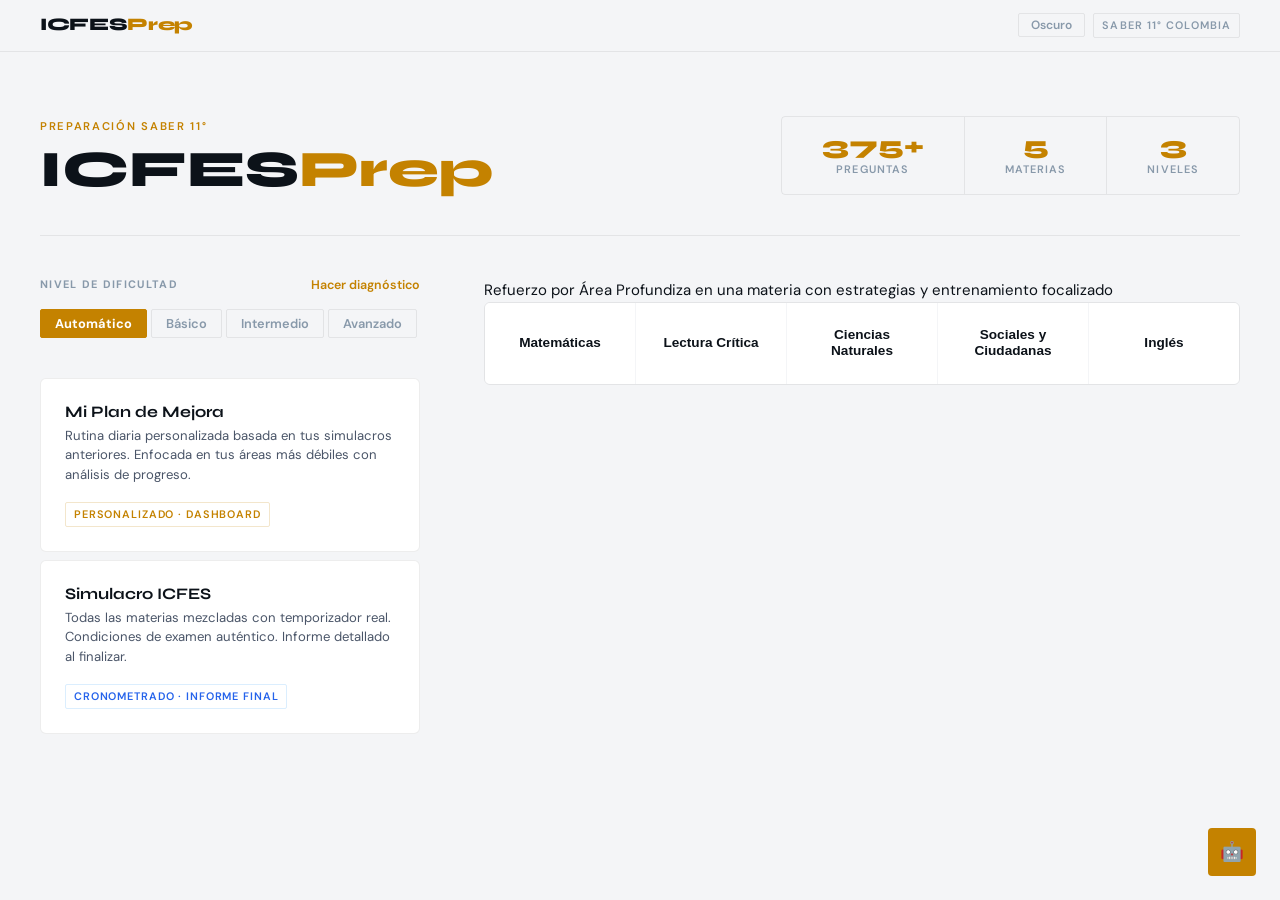
<file: ICFES/index.html>
<!DOCTYPE html>
<html lang="es">
<head>
  <meta charset="UTF-8" />
  <meta name="viewport" content="width=device-width, initial-scale=1.0" />
  <title>ICFESPrep — Saber 11°</title>
  <link rel="preconnect" href="https://fonts.googleapis.com" />
  <link rel="preconnect" href="https://fonts.gstatic.com" crossorigin />
  <link href="https://fonts.googleapis.com/css2?family=Playfair+Display:ital,wght@0,700;0,900;1,700&family=DM+Sans:wght@300;400;500;600;700&family=DM+Mono:wght@400;500&display=swap" rel="stylesheet" />
  <link rel="stylesheet" href="styles.css" />
</head>
<body>

  <!-- HEADER FIJO -->
  <header class="app-header">
    <div class="header-inner">
      <div class="header-logo" id="header-logo" title="Volver al inicio" role="button" tabindex="0">
        <span class="logo-emblem">🎓</span>
        <span class="logo-text">ICFES<em>Prep</em></span>
      </div>
      <div class="header-center">
        <div id="timer-display" class="timer-display" aria-live="polite" aria-label="Tiempo restante"></div>
      </div>
      <div class="header-right">
        <!-- Feature 2: Botón Toggle Modo Claro/Oscuro -->
        <button
          id="btn-theme-toggle"
          class="btn-theme-toggle"
          aria-label="Alternar modo claro/oscuro"
          title="Cambiar tema"
        >
          <span id="theme-icon" class="theme-icon">☀️</span>
        </button>
        <span class="header-tag">Saber 11° Colombia</span>
      </div>
    </div>
  </header>

  <!-- CONTENIDO PRINCIPAL -->
  <main class="app-main" role="main">
    <div id="app" class="app-content"></div>
  </main>

  <!-- CARGA DE MÓDULOS ES6 -->
  <script type="module" src="main.js"></script>
</body>
</html>
</file>
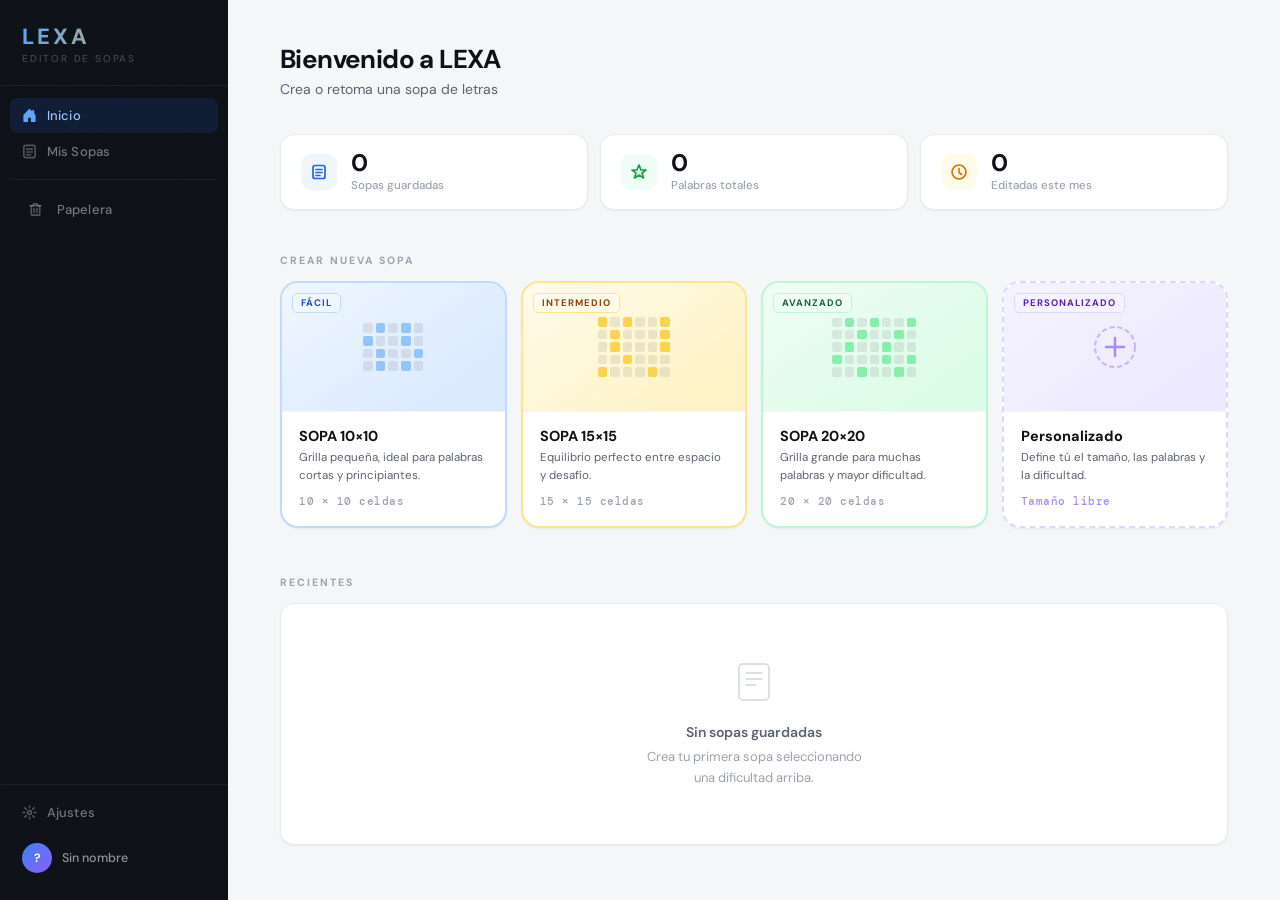
<file: Lexa/index.html>
<!DOCTYPE html>
<html lang="es">
<head>
    <meta charset="UTF-8">
    <meta name="viewport" content="width=device-width, initial-scale=1.0">
    <title>Lexa - Inicio</title>
    <link href="https://fonts.googleapis.com/css2?family=DM+Sans:ital,opsz,wght@0,9..40,300;0,9..40,400;0,9..40,500;0,9..40,600;0,9..40,700;0,9..40,800;1,9..40,400&family=DM+Mono:wght@400;500&display=swap" rel="stylesheet">
    <link rel="icon" href="favicon.png">
    
    <style>
        /* ━━━━━━━━━━━━━━━━━━━━━━━━━━━━━━━━━━━━━━
           TOKENS
        ━━━━━━━━━━━━━━━━━━━━━━━━━━━━━━━━━━━━━━ */
        :root {
            --sidebar-w: 228px;
            --sidebar-bg: #0d1117;
            --sidebar-border: rgba(255,255,255,0.06);
            --sidebar-accent: rgba(255,255,255,0.05);

            --bg: #f5f6f8;
            --surface: #ffffff;
            --surface-2: #f9fafb;
            --border: #e8eaed;
            --border-2: #f0f1f3;

            --text-primary: #0f1117;
            --text-secondary: #5c6370;
            --text-tertiary: #9ba3af;

            --blue: #2563eb;
            --blue-soft: #eff6ff;
            --blue-border: #bfdbfe;

            --amber: #d97706;
            --amber-soft: #fffbeb;
            --amber-border: #fde68a;

            --green: #16a34a;
            --green-soft: #f0fdf4;
            --green-border: #bbf7d0;

            --violet: #7c3aed;
            --violet-soft: #f5f3ff;
            --violet-border: #ddd6fe;

            --red: #dc2626;
            --red-soft: #fef2f2;
            --red-border: #fecaca;

            --radius-sm: 6px;
            --radius: 10px;
            --radius-lg: 14px;
            --radius-xl: 18px;

            --shadow-sm: 0 1px 2px rgba(0,0,0,0.05);
            --shadow: 0 1px 4px rgba(0,0,0,0.06), 0 4px 16px rgba(0,0,0,0.04);
            --shadow-lg: 0 8px 32px rgba(0,0,0,0.12), 0 2px 8px rgba(0,0,0,0.06);
        }

        /* ━━━━━━━━━━━━━━━━━━━━━━━━━━━━━━━━━━━━━━
           RESET + BASE
        ━━━━━━━━━━━━━━━━━━━━━━━━━━━━━━━━━━━━━━ */
        *, *::before, *::after { margin: 0; padding: 0; box-sizing: border-box; }

        html { height: 100%; }

        body {
            font-family: 'DM Sans', system-ui, sans-serif;
            background: var(--bg);
            color: var(--text-primary);
            height: 100vh;
            overflow: hidden;
            display: flex;
            -webkit-font-smoothing: antialiased;
        }

        button { font-family: inherit; cursor: pointer; }
        a      { text-decoration: none; }

        /* ━━━━━━━━━━━━━━━━━━━━━━━━━━━━━━━━━━━━━━
           SIDEBAR
        ━━━━━━━━━━━━━━━━━━━━━━━━━━━━━━━━━━━━━━ */
        .sidebar {
            width: var(--sidebar-w);
            min-width: var(--sidebar-w);
            height: 100vh;
            background: var(--sidebar-bg);
            display: flex;
            flex-direction: column;
            position: relative;
            z-index: 20;
        }

        /* subtle noise texture */
        .sidebar::before {
            content: '';
            position: absolute;
            inset: 0;
            background-image: url("data:image/svg+xml,%3Csvg viewBox='0 0 256 256' xmlns='http://www.w3.org/2000/svg'%3E%3Cfilter id='n'%3E%3CfeTurbulence type='fractalNoise' baseFrequency='0.9' numOctaves='4' stitchTiles='stitch'/%3E%3C/filter%3E%3Crect width='100%25' height='100%25' filter='url(%23n)' opacity='0.03'/%3E%3C/svg%3E");
            pointer-events: none;
            opacity: 0.5;
        }

        .sidebar-logo {
            padding: 26px 22px 20px;
            border-bottom: 1px solid var(--sidebar-border);
            position: relative;
        }

        .logo-mark {
            font-size: 22px;
            font-weight: 800;
            letter-spacing: 3px;
            background: linear-gradient(110deg, #60a5fa 0%, #f5b30c 100%);
            -webkit-background-clip: text;
            -webkit-text-fill-color: transparent;
            background-clip: text;
            line-height: 1;
            display: block;
            margin-bottom: 4px;
        }

        .logo-sub {
            font-size: 10px;
            font-weight: 500;
            color: rgba(255,255,255,0.22);
            letter-spacing: 1.8px;
            text-transform: uppercase;
            display: block;
        }

        /* ── Nav ── */
        .sidebar-nav {
            flex: 1;
            padding: 12px 10px;
            display: flex;
            flex-direction: column;
            gap: 2px;
            overflow-y: auto;
        }

        .nav-section {
            display: flex;
            flex-direction: column;
            gap: 1px;
        }

        .nav-section + .nav-section {
            margin-top: 8px;
            padding-top: 8px;
            border-top: 1px solid var(--sidebar-border);
        }

        .nav-item {
            display: flex;
            align-items: center;
            gap: 10px;
            padding: 9px 12px;
            border-radius: 8px;
            color: rgba(255,255,255,0.42);
            font-size: 13px;
            font-weight: 500;
            background: none;
            border: none;
            width: 100%;
            text-align: left;
            transition: color 0.13s, background 0.13s;
            position: relative;
            letter-spacing: 0.1px;
        }

        .nav-item:hover {
            background: var(--sidebar-accent);
            color: rgba(255,255,255,0.82);
        }

        .nav-item.active {
            background: rgba(37,99,235,0.14);
            color: #93c5fd;
        }

        .nav-item.active .nav-icon { color: #60a5fa; }

        .nav-item.trash-item:hover { color: rgba(252,165,165,0.85); }
        .nav-item.trash-item.active { background: rgba(220,38,38,0.12); color: #fca5a5; }
        .nav-item.trash-item.active .nav-icon { color: #f87171; }

        .nav-icon {
            width: 15px; height: 15px;
            flex-shrink: 0;
            color: rgba(255,255,255,0.28);
            transition: color 0.13s;
            display: flex; align-items: center; justify-content: center;
        }

        .nav-badge {
            margin-left: auto;
            background: rgba(220,38,38,0.2);
            color: #fca5a5;
            font-family: 'DM Mono', monospace;
            font-size: 10px;
            font-weight: 500;
            padding: 1px 6px;
            border-radius: 99px;
        }

        /* ── Sidebar bottom ── */
        .sidebar-bottom {
            padding: 10px 10px 18px;
            border-top: 1px solid var(--sidebar-border);
        }

        .sidebar-avatar {
            display: flex;
            align-items: center;
            gap: 10px;
            padding: 9px 12px;
            border-radius: 8px;
            transition: background 0.13s;
        }

        .sidebar-avatar:hover { background: var(--sidebar-accent); }

        .avatar-circle {
            width: 30px; height: 30px;
            border-radius: 50%;
            background: linear-gradient(135deg, #3b82f6, #8b5cf6);
            display: flex; align-items: center; justify-content: center;
            font-size: 12px; font-weight: 700; color: white;
            flex-shrink: 0;
        }

        .avatar-name {
            font-size: 12.5px;
            font-weight: 500;
            color: rgba(255,255,255,0.55);
            overflow: hidden;
            text-overflow: ellipsis;
            white-space: nowrap;
        }

        /* ━━━━━━━━━━━━━━━━━━━━━━━━━━━━━━━━━━━━━━
           MAIN AREA
        ━━━━━━━━━━━━━━━━━━━━━━━━━━━━━━━━━━━━━━ */
        .main {
            flex: 1;
            height: 100vh;
            overflow-y: auto;
            overflow-x: hidden;
            scroll-behavior: smooth;
        }

        .main::-webkit-scrollbar { width: 5px; }
        .main::-webkit-scrollbar-thumb { background: #d1d5db; border-radius: 3px; }
        .main::-webkit-scrollbar-track { background: transparent; }

        .main-inner {
            padding: 44px 52px 60px;
            max-width: 1100px;
        }

        /* ── Sections ── */
        .section { display: none; }
        .section.active { display: block; }

        /* ━━━━━━━━━━━━━━━━━━━━━━━━━━━━━━━━━━━━━━
           PAGE HEADER
        ━━━━━━━━━━━━━━━━━━━━━━━━━━━━━━━━━━━━━━ */
        .page-header {
            margin-bottom: 36px;
        }

        .page-title {
            font-size: 26px;
            font-weight: 700;
            color: var(--text-primary);
            letter-spacing: -0.6px;
            line-height: 1.2;
        }

        .page-sub {
            font-size: 14px;
            color: var(--text-secondary);
            margin-top: 5px;
            font-weight: 400;
        }

        /* ━━━━━━━━━━━━━━━━━━━━━━━━━━━━━━━━━━━━━━
           STATS STRIP
        ━━━━━━━━━━━━━━━━━━━━━━━━━━━━━━━━━━━━━━ */
        .stats-strip {
            display: flex;
            gap: 12px;
            margin-bottom: 44px;
        }

        .stat-pill {
            background: var(--surface);
            border: 1px solid var(--border);
            border-radius: var(--radius-lg);
            padding: 16px 20px;
            display: flex;
            align-items: center;
            gap: 14px;
            flex: 1;
            min-width: 130px;
            box-shadow: var(--shadow-sm);
            transition: box-shadow 0.2s, transform 0.2s;
        }

        .stat-pill:hover {
            box-shadow: var(--shadow);
            transform: translateY(-1px);
        }

        .stat-icon {
            width: 36px; height: 36px;
            border-radius: 10px;
            display: flex; align-items: center; justify-content: center;
            flex-shrink: 0;
        }

        .stat-icon.blue   { background: var(--blue-soft);   color: var(--blue); }
        .stat-icon.green  { background: var(--green-soft);  color: var(--green); }
        .stat-icon.amber  { background: var(--amber-soft);  color: var(--amber); }

        .stat-pill-val   { font-size: 24px; font-weight: 700; color: var(--text-primary); line-height: 1; font-variant-numeric: tabular-nums; }
        .stat-pill-label { font-size: 11.5px; color: var(--text-tertiary); margin-top: 3px; font-weight: 500; }

        /* ━━━━━━━━━━━━━━━━━━━━━━━━━━━━━━━━━━━━━━
           SECTION LABEL
        ━━━━━━━━━━━━━━━━━━━━━━━━━━━━━━━━━━━━━━ */
        .section-label {
            font-size: 10.5px;
            font-weight: 700;
            text-transform: uppercase;
            letter-spacing: 2px;
            color: var(--text-tertiary);
            margin-bottom: 14px;
        }

        /* ━━━━━━━━━━━━━━━━━━━━━━━━━━━━━━━━━━━━━━
           DIFFICULTY CARDS
        ━━━━━━━━━━━━━━━━━━━━━━━━━━━━━━━━━━━━━━ */
        .difficulty-row {
            display: grid;
            grid-template-columns: repeat(4, 1fr);
            gap: 14px;
            margin-bottom: 48px;
        }

        .diff-card {
            background: var(--surface);
            border-radius: var(--radius-xl);
            overflow: hidden;
            cursor: pointer;
            border: 2px solid transparent;
            transition: transform 0.22s cubic-bezier(.34,1.56,.64,1), box-shadow 0.22s;
            box-shadow: var(--shadow-sm);
            position: relative;
        }

        .diff-card:hover {
            transform: translateY(-5px) scale(1.01);
            box-shadow: var(--shadow-lg);
        }

        .diff-card:hover .diff-cta { opacity: 1; transform: translateY(0); }
        .diff-card:active { transform: translateY(-2px) scale(1); }

        /* per-difficulty theming */
        .diff-card.easy   { border-color: var(--blue-border); }
        .diff-card.medium { border-color: var(--amber-border); }
        .diff-card.hard   { border-color: var(--green-border); }
        .diff-card.custom { border-color: var(--violet-border); border-style: dashed; }

        .diff-card.easy   .diff-header { background: linear-gradient(145deg, #eff6ff, #dbeafe 80%); }
        .diff-card.medium .diff-header { background: linear-gradient(145deg, #fffbeb, #fef3c7 80%); }
        .diff-card.hard   .diff-header { background: linear-gradient(145deg, #f0fdf4, #dcfce7 80%); }
        .diff-card.custom .diff-header { background: linear-gradient(145deg, #f5f3ff, #ede9fe 80%); }

        .diff-card.easy   .diff-badge { background: var(--blue-soft);   color: #1d4ed8; border: 1px solid var(--blue-border); }
        .diff-card.medium .diff-badge { background: var(--amber-soft);  color: #92400e; border: 1px solid var(--amber-border); }
        .diff-card.hard   .diff-badge { background: var(--green-soft);  color: #166534; border: 1px solid var(--green-border); }
        .diff-card.custom .diff-badge { background: var(--violet-soft); color: #5b21b6; border: 1px solid var(--violet-border); }

        .diff-card.easy   .diff-grid-cell.filled { background: #93c5fd; }
        .diff-card.medium .diff-grid-cell.filled { background: #fcd34d; }
        .diff-card.hard   .diff-grid-cell.filled { background: #86efac; }

        .diff-header {
            height: 128px;
            display: flex;
            align-items: center;
            justify-content: center;
            position: relative;
            padding: 16px;
        }

        .diff-badge {
            position: absolute;
            top: 10px; left: 10px;
            font-size: 9.5px; font-weight: 700;
            text-transform: uppercase; letter-spacing: 1px;
            padding: 3px 8px; border-radius: 5px;
        }

        .diff-grid-preview { display: grid; gap: 3px; }

        .diff-grid-cell {
            width: 100%; aspect-ratio: 1;
            border-radius: 2px;
            background: rgba(0,0,0,0.08);
            transition: background 0.15s;
        }

        .diff-body {
            padding: 15px 17px 18px;
            border-top: 1px solid rgba(0,0,0,0.04);
        }

        .diff-title { font-size: 14.5px; font-weight: 700; color: var(--text-primary); margin-bottom: 4px; }
        .diff-desc  { font-size: 11.5px; color: var(--text-secondary); line-height: 1.55; }

        .diff-size {
            font-family: 'DM Mono', monospace;
            font-size: 10.5px; font-weight: 500;
            color: var(--text-tertiary); margin-top: 10px;
            letter-spacing: 0.5px;
        }

        .diff-cta {
            position: absolute;
            bottom: 0; left: 0; right: 0;
            background: rgba(255,255,255,0.95);
            backdrop-filter: blur(6px);
            border-top: 1px solid var(--border);
            padding: 10px 16px;
            font-size: 12px; font-weight: 600; color: var(--blue);
            opacity: 0; transform: translateY(6px);
            transition: opacity 0.18s ease, transform 0.18s ease;
            display: flex; align-items: center; gap: 6px;
        }

        .diff-card.custom .diff-cta { color: var(--violet); }

        .diff-cta svg { width: 11px; height: 11px; }

        /* ━━━━━━━━━━━━━━━━━━━━━━━━━━━━━━━━━━━━━━
           SOUPS LIST (shared by Recents + Mis Sopas)
        ━━━━━━━━━━━━━━━━━━━━━━━━━━━━━━━━━━━━━━ */
        .soups-list {
            background: var(--surface);
            border-radius: var(--radius-lg);
            border: 1px solid var(--border);
            box-shadow: var(--shadow-sm);
            overflow: hidden;
        }

        .soup-item {
            display: flex;
            align-items: center;
            gap: 14px;
            padding: 13px 18px;
            border-bottom: 1px solid var(--border-2);
            cursor: pointer;
            transition: background 0.1s;
            position: relative;
        }

        .soup-item:last-child { border-bottom: none; }

        .soup-item:hover { background: var(--surface-2); }
        .soup-item:hover .soup-actions { opacity: 1; pointer-events: all; }

        /* ── Thumb ── */
        .soup-thumb {
            width: 40px; height: 40px;
            border-radius: 9px;
            flex-shrink: 0;
            overflow: hidden;
            padding: 5px;
            background: var(--bg);
            border: 1px solid var(--border);
        }

        .soup-thumb-inner {
            width: 100%; height: 100%;
            display: grid;
            gap: 1.5px;
        }

        .soup-thumb-cell { border-radius: 1px; background: #e5e7eb; }
        .soup-thumb-cell.blue   { background: #93c5fd; }
        .soup-thumb-cell.amber  { background: #fcd34d; }
        .soup-thumb-cell.green  { background: #86efac; }

        /* ── Info ── */
        .soup-info { flex: 1; min-width: 0; }

        .soup-name {
            font-size: 13.5px; font-weight: 600; color: var(--text-primary);
            white-space: nowrap; overflow: hidden; text-overflow: ellipsis;
        }

        .soup-meta {
            font-size: 11.5px; color: var(--text-tertiary);
            margin-top: 3px; display: flex; gap: 12px; align-items: center;
        }

        .diff-tag {
            font-family: 'DM Mono', monospace;
            font-size: 9.5px; font-weight: 600;
            padding: 2px 7px; border-radius: 4px;
            letter-spacing: 0.3px;
        }
        .diff-tag.easy   { background: var(--blue-soft);   color: #1d4ed8;  border: 1px solid var(--blue-border); }
        .diff-tag.medium { background: var(--amber-soft);  color: #92400e;  border: 1px solid var(--amber-border); }
        .diff-tag.hard   { background: var(--green-soft);  color: #166534;  border: 1px solid var(--green-border); }
        .diff-tag.custom { background: var(--violet-soft); color: #5b21b6;  border: 1px solid var(--violet-border); }

        /* ── Actions ── */
        .soup-actions {
            display: flex; align-items: center; gap: 5px;
            opacity: 0; pointer-events: none;
            transition: opacity 0.15s; flex-shrink: 0;
        }

        .action-btn {
            width: 30px; height: 30px;
            border: 1px solid var(--border);
            background: var(--surface);
            border-radius: 7px;
            cursor: pointer;
            display: flex; align-items: center; justify-content: center;
            transition: background 0.12s, border-color 0.12s, color 0.12s;
            color: var(--text-secondary);
        }

        .action-btn svg { width: 13px; height: 13px; }

        .action-btn:hover { background: var(--surface-2); border-color: #d1d5db; color: var(--text-primary); }
        .action-btn.danger:hover { background: var(--red-soft); border-color: var(--red-border); color: var(--red); }

        /* ━━━━━━━━━━━━━━━━━━━━━━━━━━━━━━━━━━━━━━
           TRASH
        ━━━━━━━━━━━━━━━━━━━━━━━━━━━━━━━━━━━━━━ */
        .trash-notice {
            display: flex; align-items: flex-start; gap: 10px;
            background: var(--amber-soft);
            border: 1px solid var(--amber-border);
            border-radius: var(--radius);
            padding: 12px 15px;
            margin-bottom: 18px;
            font-size: 12.5px; color: #78350f; line-height: 1.6;
        }

        .trash-notice svg { width: 14px; height: 14px; flex-shrink: 0; margin-top: 1px; color: var(--amber); }

        .trash-item {
            display: flex; align-items: center; gap: 14px;
            padding: 13px 18px;
            border-bottom: 1px solid var(--border-2);
        }

        .trash-item:last-child { border-bottom: none; }

        .trash-info { flex: 1; min-width: 0; }

        .trash-name {
            font-size: 13.5px; font-weight: 600; color: var(--text-secondary);
            white-space: nowrap; overflow: hidden; text-overflow: ellipsis;
        }

        .trash-meta {
            font-size: 11.5px; color: var(--text-tertiary);
            margin-top: 3px; display: flex; gap: 12px; align-items: center;
        }

        .expires-tag { font-size: 11px; font-weight: 600; color: var(--text-tertiary); }
        .expires-tag.soon  { color: var(--amber); }
        .expires-tag.urgent { color: var(--red); }

        .trash-actions { display: flex; gap: 6px; flex-shrink: 0; }

        .btn-restore {
            height: 30px;
            display: flex; align-items: center; gap: 6px;
            padding: 0 12px;
            border: 1px solid var(--border);
            border-radius: 7px;
            background: var(--surface);
            font-size: 12px; font-weight: 500; color: var(--text-secondary);
            transition: all 0.12s;
        }

        .btn-restore svg { width: 11px; height: 11px; }

        .btn-restore:hover {
            background: var(--green-soft);
            border-color: var(--green-border);
            color: var(--green);
        }

        .btn-del-perm {
            height: 30px;
            display: flex; align-items: center; gap: 6px;
            padding: 0 12px;
            border: none;
            border-radius: 7px;
            background: var(--red-soft);
            color: var(--red);
            border: 1px solid var(--red-border);
            font-size: 12px; font-weight: 600;
            transition: all 0.12s;
        }

        .btn-del-perm svg { width: 11px; height: 11px; }
        .btn-del-perm:hover { background: var(--red); border-color: var(--red); color: white; }

        /* ━━━━━━━━━━━━━━━━━━━━━━━━━━━━━━━━━━━━━━
           EMPTY STATE
        ━━━━━━━━━━━━━━━━━━━━━━━━━━━━━━━━━━━━━━ */
        .empty-state {
            padding: 56px 24px;
            text-align: center;
        }

        .empty-icon {
            width: 44px; height: 44px;
            margin: 0 auto 14px;
            color: #d1d5db;
        }

        .empty-title { font-size: 14px; font-weight: 600; color: var(--text-secondary); margin-bottom: 6px; }
        .empty-desc  { font-size: 13px; line-height: 1.6; color: var(--text-tertiary); }

        /* ━━━━━━━━━━━━━━━━━━━━━━━━━━━━━━━━━━━━━━
           SETTINGS
        ━━━━━━━━━━━━━━━━━━━━━━━━━━━━━━━━━━━━━━ */
        .settings-grid {
            display: grid;
            grid-template-columns: 1fr;
            gap: 16px;
            max-width: 480px;
        }

        .settings-card {
            background: var(--surface);
            border-radius: var(--radius-lg);
            border: 1px solid var(--border);
            box-shadow: var(--shadow-sm);
            overflow: hidden;
        }

        .settings-section {
            padding: 22px 24px;
            border-bottom: 1px solid var(--border-2);
        }

        .settings-section:last-child { border-bottom: none; }

        .settings-section-title {
            font-size: 10.5px;
            font-weight: 700;
            text-transform: uppercase;
            letter-spacing: 2px;
            color: var(--text-tertiary);
            margin-bottom: 18px;
        }

        .form-group { margin-bottom: 16px; }
        .form-group:last-child { margin-bottom: 0; }

        .form-label {
            display: block;
            font-size: 13px;
            font-weight: 600;
            color: var(--text-primary);
            margin-bottom: 8px;
        }

        .form-input {
            width: 100%;
            padding: 10px 12px;
            border: 1px solid var(--border);
            border-radius: var(--radius);
            font-family: inherit;
            font-size: 14px;
            color: var(--text-primary);
            background: var(--surface);
            transition: border-color 0.15s, box-shadow 0.15s;
        }

        .form-input:focus {
            outline: none;
            border-color: var(--blue);
            box-shadow: 0 0 0 3px rgba(37,99,235,0.1);
        }

        .form-hint {
            font-size: 12px;
            color: var(--text-tertiary);
            margin-top: 6px;
            line-height: 1.5;
        }

        /* Toggle */
        .toggle-row {
            display: flex;
            align-items: center;
            justify-content: space-between;
            gap: 16px;
        }

        .toggle-row-label { flex: 1; }
        .toggle-row-label .form-label { margin-bottom: 2px; }

        .toggle {
            width: 38px; height: 22px;
            background: #e5e7eb;
            border-radius: 99px;
            position: relative;
            cursor: pointer;
            flex-shrink: 0;
            transition: background 0.2s;
            border: none;
        }

        .toggle.on { background: var(--blue); }

        .toggle::after {
            content: '';
            position: absolute;
            width: 17px; height: 17px;
            border-radius: 50%;
            background: white;
            top: 2.5px; left: 2.5px;
            transition: transform 0.2s cubic-bezier(.34,1.56,.64,1);
            box-shadow: 0 1px 3px rgba(0,0,0,0.2);
        }

        .toggle.on::after { transform: translateX(16px); }

        .btn {
            display: inline-flex; align-items: center; gap: 7px;
            padding: 9px 16px;
            border: none; border-radius: var(--radius);
            font-size: 13px; font-weight: 600;
            font-family: inherit; cursor: pointer;
            transition: all 0.15s;
        }

        .btn svg { width: 13px; height: 13px; }
        .btn-danger-soft { background: var(--red-soft); color: var(--red); border: 1px solid var(--red-border); }
        .btn-danger-soft:hover { background: var(--red); color: white; border-color: var(--red); }

        /* Storage bar */
        .storage-bar-wrap {
            margin-top: 12px;
        }

        .storage-bar-row {
            display: flex;
            justify-content: space-between;
            font-size: 12px;
            color: var(--text-tertiary);
            margin-bottom: 8px;
        }

        .storage-bar-track {
            height: 5px;
            background: var(--border);
            border-radius: 99px;
            overflow: hidden;
        }

        .storage-bar-fill {
            height: 100%;
            background: linear-gradient(90deg, var(--blue), #8b5cf6);
            border-radius: 99px;
            transition: width 0.5s ease;
        }

        /* ━━━━━━━━━━━━━━━━━━━━━━━━━━━━━━━━━━━━━━
           MODAL
        ━━━━━━━━━━━━━━━━━━━━━━━━━━━━━━━━━━━━━━ */
        .modal-overlay {
            position: fixed; inset: 0;
            background: rgba(15,17,23,0.5);
            backdrop-filter: blur(3px);
            z-index: 900;
            display: flex; align-items: center; justify-content: center;
            opacity: 0; pointer-events: none;
            transition: opacity 0.2s;
        }

        .modal-overlay.show { opacity: 1; pointer-events: all; }

        .modal {
            background: var(--surface);
            border-radius: var(--radius-xl);
            padding: 28px 28px 24px;
            max-width: 380px; width: 90%;
            box-shadow: var(--shadow-lg), 0 0 0 1px var(--border);
            transform: scale(0.95) translateY(8px);
            transition: transform 0.22s cubic-bezier(.34,1.56,.64,1);
        }

        .modal-overlay.show .modal { transform: scale(1) translateY(0); }

        .modal-icon {
            width: 40px; height: 40px;
            border-radius: 12px;
            display: flex; align-items: center; justify-content: center;
            margin-bottom: 14px;
        }

        .modal-icon.danger { background: var(--red-soft); color: var(--red); }

        .modal-icon svg { width: 20px; height: 20px; }

        .modal-title { font-size: 15px; font-weight: 700; color: var(--text-primary); margin-bottom: 7px; }
        .modal-desc  { font-size: 13px; color: var(--text-secondary); line-height: 1.65; }

        .modal-actions {
            display: flex; gap: 8px;
            margin-top: 22px; justify-content: flex-end;
        }

        .btn-ghost { background: var(--surface-2); color: var(--text-secondary); border: 1px solid var(--border); }
        .btn-ghost:hover { background: var(--border); color: var(--text-primary); }

        .btn-danger { background: var(--red); color: white; border: none; }
        .btn-danger:hover { background: #b91c1c; }

        /* ━━━━━━━━━━━━━━━━━━━━━━━━━━━━━━━━━━━━━━
           TOAST
        ━━━━━━━━━━━━━━━━━━━━━━━━━━━━━━━━━━━━━━ */
        .toast {
            position: fixed;
            bottom: 28px; left: 50%;
            transform: translateX(-50%) translateY(16px);
            background: var(--text-primary);
            color: white;
            padding: 11px 20px;
            border-radius: 10px;
            font-size: 13px; font-weight: 500;
            opacity: 0;
            transition: opacity 0.22s ease, transform 0.22s ease;
            pointer-events: none;
            z-index: 1000;
            white-space: nowrap;
            box-shadow: var(--shadow-lg);
            display: flex; align-items: center; gap: 8px;
        }

        .toast.show { opacity: 1; transform: translateX(-50%) translateY(0); }

        .toast-dot {
            width: 6px; height: 6px;
            border-radius: 50%;
            background: #4ade80;
            flex-shrink: 0;
        }

        /* ━━━━━━━━━━━━━━━━━━━━━━━━━━━━━━━━━━━━━━
           RESPONSIVE
        ━━━━━━━━━━━━━━━━━━━━━━━━━━━━━━━━━━━━━━ */
        @media (max-width: 1100px) {
            .difficulty-row { grid-template-columns: repeat(2, 1fr); }
            .main-inner { padding: 36px 36px 60px; }
        }

        @media (max-width: 768px) {
            :root { --sidebar-w: 64px; }
            .logo-mark, .logo-sub, .nav-item span, .avatar-name { display: none; }
            .nav-item { justify-content: center; padding: 10px; }
            .nav-icon { color: rgba(255,255,255,0.45); width: 18px; height: 18px; }
            .sidebar-logo { padding: 18px 12px; display: flex; justify-content: center; }
            .sidebar-bottom { padding: 10px 10px 14px; }
            .sidebar-avatar { justify-content: center; }
            .avatar-circle { width: 34px; height: 34px; font-size: 13px; }
            .main-inner { padding: 28px 20px 40px; }
            .stats-strip { flex-direction: column; }
            .difficulty-row { grid-template-columns: repeat(2, 1fr); }
        }
    </style>
</head>
<body>

<!-- ━━━━━━━━━━━━━━━━━━━━━━━━━━━━━━━━━━━━━━
   SIDEBAR
━━━━━━━━━━━━━━━━━━━━━━━━━━━━━━━━━━━━━━ -->
<aside class="sidebar">
    <div class="sidebar-logo">
        <span class="logo-mark">LEXA</span>
        <span class="logo-sub">Editor de Sopas</span>
    </div>

    <nav class="sidebar-nav">
        <div class="nav-section">
            <button class="nav-item active" data-section="home">
                <span class="nav-icon">
                    <svg viewBox="0 0 16 16" fill="currentColor"><path d="M6.5 14.5v-3.505c0-.245.25-.495.5-.495h2c.25 0 .5.25.5.5v3.5a.5.5 0 00.5.5h4a.5.5 0 00.5-.5v-7a.5.5 0 00-.146-.354L13 5.793V2.5a.5.5 0 00-.5-.5h-1a.5.5 0 00-.5.5v1.293L8.354 1.146a.5.5 0 00-.708 0l-6 6A.5.5 0 001.5 7.5v7a.5.5 0 00.5.5h4a.5.5 0 00.5-.5z"/></svg>
                </span>
                <span>Inicio</span>
            </button>
            <button class="nav-item" data-section="saved">
                <span class="nav-icon">
                    <svg viewBox="0 0 16 16" fill="none" stroke="currentColor" stroke-width="1.7" stroke-linecap="round" stroke-linejoin="round">
                        <rect x="2" y="1.5" width="12" height="13" rx="2"/>
                        <path d="M5 5.5h6M5 8.5h6M5 11.5h4"/>
                    </svg>
                </span>
                <span>Mis Sopas</span>
            </button>
        </div>

        <div class="nav-section">
            <button class="nav-item trash-item" data-section="trash">
                <span class="nav-icon">
                    <svg viewBox="0 0 16 16" fill="none" stroke="currentColor" stroke-width="1.7" stroke-linecap="round" stroke-linejoin="round">
                        <polyline points="2,4 14,4"/>
                        <path d="M12.5 4V13a1 1 0 01-1 1H4.5a1 1 0 01-1-1V4M5.5 4V3a1 1 0 011-1h3a1 1 0 011 1v1"/>
                        <path d="M6.5 7v4M9.5 7v4"/>
                    </svg>
                </span>
                <span>Papelera</span>
                <span class="nav-badge" id="trashBadge" style="display:none"></span>
            </button>
        </div>
    </nav>

    <div class="sidebar-bottom">
        <button class="nav-item" data-section="settings" style="width:100%;border-radius:8px;">
            <span class="nav-icon">
                <svg viewBox="0 0 16 16" fill="none" stroke="currentColor" stroke-width="1.7" stroke-linecap="round" stroke-linejoin="round">
                    <circle cx="8" cy="8" r="2"/>
                    <path d="M8 1v2M8 13v2M1 8h2M13 8h2M3.05 3.05l1.41 1.41M11.54 11.54l1.41 1.41M3.05 12.95l1.41-1.41M11.54 4.46l1.41-1.41"/>
                </svg>
            </span>
            <span>Ajustes</span>
        </button>

        <div class="sidebar-avatar" id="sidebarAvatar" style="margin-top:4px;">
            <div class="avatar-circle" id="avatarInitial">?</div>
            <div class="avatar-name" id="avatarName">Sin nombre</div>
        </div>
    </div>
</aside>

<!-- ━━━━━━━━━━━━━━━━━━━━━━━━━━━━━━━━━━━━━━
   MAIN
━━━━━━━━━━━━━━━━━━━━━━━━━━━━━━━━━━━━━━ -->
<main class="main">
<div class="main-inner">

    <!-- ── INICIO ── -->
    <section id="section-home" class="section active">
        <div class="page-header">
            <div class="page-title" id="greetingTitle">Bienvenido a LEXA</div>
            <div class="page-sub">Crea o retoma una sopa de letras</div>
        </div>

        <div class="stats-strip">
            <div class="stat-pill">
                <div class="stat-icon blue">
                    <svg width="16" height="16" viewBox="0 0 16 16" fill="none" stroke="currentColor" stroke-width="1.7" stroke-linecap="round" stroke-linejoin="round">
                        <rect x="2" y="1.5" width="12" height="13" rx="2"/>
                        <path d="M5 5.5h6M5 8.5h6M5 11.5h4"/>
                    </svg>
                </div>
                <div>
                    <div class="stat-pill-val" id="statTotal">0</div>
                    <div class="stat-pill-label">Sopas guardadas</div>
                </div>
            </div>
            <div class="stat-pill">
                <div class="stat-icon green">
                    <svg width="16" height="16" viewBox="0 0 16 16" fill="none" stroke="currentColor" stroke-width="1.7" stroke-linecap="round" stroke-linejoin="round">
                        <path d="M8 1L10 6h5l-4 3 1.5 5L8 11l-4.5 3L5 9 1 6h5z"/>
                    </svg>
                </div>
                <div>
                    <div class="stat-pill-val" id="statWords">0</div>
                    <div class="stat-pill-label">Palabras totales</div>
                </div>
            </div>
            <div class="stat-pill">
                <div class="stat-icon amber">
                    <svg width="16" height="16" viewBox="0 0 16 16" fill="none" stroke="currentColor" stroke-width="1.7" stroke-linecap="round" stroke-linejoin="round">
                        <circle cx="8" cy="8" r="7"/>
                        <path d="M8 4.5v4l2.5 2"/>
                    </svg>
                </div>
                <div>
                    <div class="stat-pill-val" id="statRecent">0</div>
                    <div class="stat-pill-label">Editadas este mes</div>
                </div>
            </div>
        </div>

        <div class="section-label">Crear nueva sopa</div>
        <div class="difficulty-row" id="homeDiffCards"></div>

        <div class="section-label">Recientes</div>
        <div class="soups-list" id="homeRecents"></div>
    </section>

    <!-- ── MIS SOPAS ── -->
    <section id="section-saved" class="section">
        <div class="page-header">
            <div class="page-title">Mis Sopas</div>
            <div class="page-sub">Todas tus creaciones guardadas localmente</div>
        </div>
        <div class="soups-list" id="savedList"></div>
    </section>

    <!-- ── PAPELERA ── -->
    <section id="section-trash" class="section">
        <div class="page-header">
            <div class="page-title">Papelera</div>
            <div class="page-sub">Las sopas eliminadas se borran definitivamente pasados 7 días</div>
        </div>
        <div class="trash-notice">
            <svg viewBox="0 0 16 16" fill="none" stroke="currentColor" stroke-width="1.7" stroke-linecap="round" stroke-linejoin="round">
                <circle cx="8" cy="8" r="7"/>
                <path d="M8 5v4M8 11v.5"/>
            </svg>
            Las sopas en la papelera se eliminan permanentemente 7 días después de haberse borrado.
            Puedes restaurarlas o eliminarlas antes de que expire el plazo.
        </div>
        <div class="soups-list" id="trashList"></div>
    </section>

    <!-- ── AJUSTES ── -->
    <section id="section-settings" class="section">
        <div class="page-header">
            <div class="page-title">Ajustes</div>
            <div class="page-sub">Personaliza tu experiencia con LEXA</div>
        </div>
        <div class="settings-grid">
            <div class="settings-card">
                <div class="settings-section">
                    <div class="settings-section-title">Perfil</div>
                    <div class="form-group">
                        <label class="form-label" for="userNameInput">Tu nombre</label>
                        <input type="text" class="form-input" id="userNameInput"
                               placeholder="Escribe tu nombre..."
                               autocomplete="off">
                        <div class="form-hint">Se usa para personalizar el saludo en el inicio.</div>
                    </div>
                </div>

                <div class="settings-section">
                    <div class="settings-section-title">Almacenamiento</div>

                    <div class="form-group">
                        <div class="toggle-row">
                            <div class="toggle-row-label">
                                <div class="form-label" style="margin-bottom:3px;">Limpieza automática cada 30 días</div>
                                <div class="form-hint" style="margin-top:0;">Las sopas sin editar se mueven a la papelera al abrir la app.</div>
                            </div>
                            <button class="toggle" id="autoCleanToggle" aria-label="Activar limpieza automática"></button>
                        </div>
                    </div>

                    <div class="storage-bar-wrap">
                        <div class="storage-bar-row">
                            <span>Proyectos guardados</span>
                            <span id="storageCount">0 / 100</span>
                        </div>
                        <div class="storage-bar-track">
                            <div class="storage-bar-fill" id="storageBarFill" style="width:0%"></div>
                        </div>
                    </div>
                </div>

                <div class="settings-section">
                    <div class="settings-section-title">Zona de peligro</div>
                    <div class="form-group">
                        <div class="form-label">Borrar todos los proyectos</div>
                        <div class="form-hint" style="margin-bottom:12px;">
                            Mueve todas las sopas a la papelera. Tendrás 7 días para recuperarlas.
                        </div>
                        <button class="btn btn-danger-soft" onclick="confirmMoveAllToTrash()">
                            <svg viewBox="0 0 14 14" fill="none" stroke="currentColor" stroke-width="1.7" stroke-linecap="round" stroke-linejoin="round">
                                <polyline points="1,3 13,3"/>
                                <path d="M11.5 3v9a1 1 0 01-1 1H3.5a1 1 0 01-1-1V3M4.5 3V2a1 1 0 011-1h3a1 1 0 011 1v1"/>
                            </svg>
                            Mover todo a la papelera
                        </button>
                    </div>
                </div>
            </div>
        </div>
    </section>

</div><!-- /main-inner -->
</main>

<!-- ━━━━━━━━━━━━━━━━━━━━━━━━━━━━━━━━━━━━━━
   TOAST
━━━━━━━━━━━━━━━━━━━━━━━━━━━━━━━━━━━━━━ -->
<div class="toast" id="toast" role="status" aria-live="polite">
    <span class="toast-dot"></span>
    <span id="toastMsg"></span>
</div>

<!-- ━━━━━━━━━━━━━━━━━━━━━━━━━━━━━━━━━━━━━━
   MODAL
━━━━━━━━━━━━━━━━━━━━━━━━━━━━━━━━━━━━━━ -->
<div class="modal-overlay" id="modalOverlay" role="dialog" aria-modal="true" aria-labelledby="modalTitle">
    <div class="modal">
        <div class="modal-icon danger">
            <svg viewBox="0 0 20 20" fill="none" stroke="currentColor" stroke-width="1.8" stroke-linecap="round" stroke-linejoin="round">
                <path d="M10 3L17.5 17H2.5L10 3z"/>
                <path d="M10 9v4M10 14.5v.5"/>
            </svg>
        </div>
        <div class="modal-title" id="modalTitle"></div>
        <div class="modal-desc"  id="modalDesc"></div>
        <div class="modal-actions">
            <button class="btn btn-ghost"   onclick="closeModal()">Cancelar</button>
            <button class="btn btn-danger"  id="modalConfirmBtn">Confirmar</button>
        </div>
    </div>
</div>

<script>
/* ━━━━━━━━━━━━━━━━━━━━━━━━━━━━━━━━━━━━━━
   CONSTANTES
━━━━━━━━━━━━━━━━━━━━━━━━━━━━━━━━━━━━━━ */
const DIFFS = [
    {
        id: 'easy', label: 'Fácil', rows: 10, cols: 10,
        title: 'SOPA 10×10',
        desc: 'Grilla pequeña, ideal para palabras cortas y principiantes.',
        pCols: 5, pRows: 4,
        fill: [1,3,5,8,11,14,16,18],
    },
    {
        id: 'medium', label: 'Intermedio', rows: 15, cols: 15,
        title: 'SOPA 15×15',
        desc: 'Equilibrio perfecto entre espacio y desafío.',
        pCols: 6, pRows: 5,
        fill: [0,2,5,7,11,13,17,20,24,28],
    },
    {
        id: 'hard', label: 'Avanzado', rows: 20, cols: 20,
        title: 'SOPA 20×20',
        desc: 'Grilla grande para muchas palabras y mayor dificultad.',
        pCols: 7, pRows: 5,
        fill: [1,3,6,9,12,15,18,21,25,27,30,33],
    },
    {
        id: 'custom', label: 'Personalizado',
        title: 'Personalizado',
        desc: 'Define tú el tamaño, las palabras y la dificultad.',
    }
];

const TRASH_TTL    = 7  * 24 * 60 * 60 * 1000;  // 7 días
const INACTIVE_TTL = 30 * 24 * 60 * 60 * 1000;  // 30 días

/* ━━━━━━━━━━━━━━━━━━━━━━━━━━━━━━━━━━━━━━
   STORAGE HELPERS
━━━━━━━━━━━━━━━━━━━━━━━━━━━━━━━━━━━━━━ */
const getProjects  = () => { try { return JSON.parse(localStorage.getItem('lexa_projects') || '[]'); } catch { return []; } };
const saveProjects = l  => localStorage.setItem('lexa_projects', JSON.stringify(l.slice(0, 100)));
const getTrash     = () => { try { return JSON.parse(localStorage.getItem('lexa_trash')    || '[]'); } catch { return []; } };
const saveTrash    = l  => localStorage.setItem('lexa_trash', JSON.stringify(l));
const getAutoClean = () => localStorage.getItem('lexa_autoclean') !== 'off';
const setAutoClean = v  => localStorage.setItem('lexa_autoclean', v ? 'on' : 'off');
const getUserName  = () => localStorage.getItem('lexa_username') || '';
const setUserName  = v  => localStorage.setItem('lexa_username', v.trim());

/* ━━━━━━━━━━━━━━━━━━━━━━━━━━━━━━━━━━━━━━
   STARTUP — limpieza y mantenimiento
━━━━━━━━━━━━━━━━━━━━━━━━━━━━━━━━━━━━━━ */
function startup() {
    const now = Date.now();

    // 1. Eliminar de papelera los que expiraron
    const currentTrash = getTrash();
    const validTrash   = currentTrash.filter(p => (now - (p.deletedAt || 0)) < TRASH_TTL);
    if (validTrash.length !== currentTrash.length) saveTrash(validTrash);

    // 2. Mover inactivos a papelera si auto-clean está activo
    if (getAutoClean()) {
        const projects = getProjects();
        const active = [], moved = [];
        projects.forEach(p => {
            const ts = p.lastModified || p.createdAt || now;
            ((now - ts) >= INACTIVE_TTL ? moved : active).push(p);
        });
        if (moved.length) {
            saveProjects(active);
            saveTrash([...getTrash(), ...moved.map(p => ({ ...p, deletedAt: now }))]);
            const n = moved.length;
            showToast(`${n} sopa${n > 1 ? 's' : ''} inactiva${n > 1 ? 's' : ''} movida${n > 1 ? 's' : ''} a la papelera`);
        }
    }
}

/* ━━━━━━━━━━━━━━━━━━━━━━━━━━━━━━━━━━━━━━
   NAVEGACIÓN
━━━━━━━━━━━━━━━━━━━━━━━━━━━━━━━━━━━━━━ */
function showSection(id) {
    document.querySelectorAll('.section').forEach(s  => s.classList.remove('active'));
    document.querySelectorAll('.nav-item').forEach(n => n.classList.remove('active'));
    document.getElementById('section-' + id).classList.add('active');
    document.querySelector(`.nav-item[data-section="${id}"]`)?.classList.add('active');
    // scroll to top
    document.querySelector('.main').scrollTo({ top: 0, behavior: 'smooth' });
    renderAll();
}

// Bind nav items
document.querySelectorAll('.nav-item[data-section]').forEach(btn => {
    btn.addEventListener('click', () => showSection(btn.dataset.section));
});

/* ━━━━━━━━━━━━━━━━━━━━━━━━━━━━━━━━━━━━━━
   HELPERS — dificultad, fecha, thumb
━━━━━━━━━━━━━━━━━━━━━━━━━━━━━━━━━━━━━━ */
function getDiff(p) {
    const id = p.difficulty || (() => {
        const r = p.rows || parseInt((p.size || '0').split('×')[0]) || 0;
        return r <= 10 ? 'easy' : r <= 15 ? 'medium' : 'hard';
    })();
    const labels = { easy: 'Fácil', medium: 'Intermedio', hard: 'Avanzado', custom: 'Personal' };
    return { id, label: labels[id] || id };
}

function formatDate(ts) {
    if (!ts) return '—';
    const d = new Date(ts);
    const now = new Date();
    const diffDays = Math.floor((now - d) / 86400000);
    if (diffDays === 0) return 'Hoy';
    if (diffDays === 1) return 'Ayer';
    if (diffDays < 7)  return `Hace ${diffDays} días`;
    return d.toLocaleDateString('es', { day: '2-digit', month: 'short', year: 'numeric' });
}

/**
 * Genera un thumbnail determinista basado en el _id del proyecto,
 * no en su posición en el array.
 */
function buildSoupThumb(p, diffId) {
    const n = { easy: 3, medium: 4, hard: 5, custom: 4 }[diffId] || 4;
    const total = n * n;
    // usa el _id como semilla, no el índice
    const seed  = (p._id || '').split('').reduce((acc, c) => acc + c.charCodeAt(0), 0) || 42;
    const colorClass = { easy: 'blue', medium: 'amber', hard: 'green', custom: 'blue' }[diffId] || 'blue';
    let cells = '';
    for (let i = 0; i < total; i++) {
        // pseudo-random determinista basado en seed + posición
        const filled = ((seed * (i + 1) * 2654435761) >>> 0) % 3 === 0;
        cells += `<div class="soup-thumb-cell${filled ? ' ' + colorClass : ''}"></div>`;
    }
    return `<div class="soup-thumb-inner" style="grid-template-columns:repeat(${n},1fr)">${cells}</div>`;
}

function formatExpiry(deletedAt) {
    const now = Date.now();
    const remaining = TRASH_TTL - (now - (deletedAt || 0));

    if (remaining <= 0) return { text: 'Expirado', cls: 'urgent' };

    const hours = Math.ceil(remaining / (60 * 60 * 1000));
    const days  = Math.floor(remaining / (24 * 60 * 60 * 1000));

    if (hours <= 24) return { text: `Expira en ${hours}h`, cls: 'urgent' };
    if (days <= 2)   return { text: `Expira en ${days} día${days !== 1 ? 's' : ''}`, cls: 'soon' };
    return { text: `Expira en ${days} días`, cls: '' };
}

/* ━━━━━━━━━━━━━━━━━━━━━━━━━━━━━━━━━━━━━━
   DIFFICULTY CARDS
━━━━━━━━━━━━━━━━━━━━━━━━━━━━━━━━━━━━━━ */
function buildMiniGrid(cols, rows, fill) {
    const total = cols * rows;
    let cells = '';
    for (let i = 0; i < total; i++) {
        cells += `<div class="diff-grid-cell${fill.includes(i) ? ' filled' : ''}"></div>`;
    }
    return `<div class="diff-grid-preview"
        style="grid-template-columns:repeat(${cols},1fr);width:${cols * 12}px;gap:3px">
        ${cells}
    </div>`;
}

function renderDiffCards(containerId) {
    const el = document.getElementById(containerId);
    if (!el) return;

    el.innerHTML = DIFFS.map(d => {
        if (d.id === 'custom') {
            return `
            <div class="diff-card custom" onclick="launchCustom()" role="button" tabindex="0"
                 onkeydown="if(event.key==='Enter')launchCustom()">
                <div class="diff-header">
                    <span class="diff-badge">Personalizado</span>
                    <svg width="44" height="44" viewBox="0 0 44 44" fill="none">
                        <circle cx="22" cy="22" r="20" stroke="#c4b5fd" stroke-width="2" stroke-dasharray="5 3"/>
                        <path d="M22 13v18M13 22h18" stroke="#a78bfa" stroke-width="2.5" stroke-linecap="round"/>
                    </svg>
                </div>
                <div class="diff-body">
                    <div class="diff-title">${d.title}</div>
                    <div class="diff-desc">${d.desc}</div>
                    <div class="diff-size" style="color:#a78bfa;">Tamaño libre</div>
                </div>
                <div class="diff-cta">
                    <svg viewBox="0 0 12 12" fill="none" stroke="currentColor" stroke-width="2" stroke-linecap="round">
                        <path d="M2 6h8M6 2l4 4-4 4"/>
                    </svg>
                    Configurar manualmente
                </div>
            </div>`;
        }

        return `
        <div class="diff-card ${d.id}" onclick="launchDifficulty('${d.id}')" role="button" tabindex="0"
             onkeydown="if(event.key==='Enter')launchDifficulty('${d.id}')">
            <div class="diff-header">
                <span class="diff-badge">${d.label}</span>
                ${buildMiniGrid(d.pCols, d.pRows, d.fill)}
            </div>
            <div class="diff-body">
                <div class="diff-title">${d.title}</div>
                <div class="diff-desc">${d.desc}</div>
                <div class="diff-size">${d.rows} × ${d.cols} celdas</div>
            </div>
            <div class="diff-cta">
                <svg viewBox="0 0 12 12" fill="none" stroke="currentColor" stroke-width="2" stroke-linecap="round">
                    <path d="M2 6h8M6 2l4 4-4 4"/>
                </svg>
                Crear con esta dificultad
            </div>
        </div>`;
    }).join('');
}

function launchCustom() {
    localStorage.setItem('lexa_launch', JSON.stringify({
        type: 'template',
        config: { rows: 15, cols: 15, title: 'SOPA PERSONALIZADA', difficulty: 'custom', custom: true }
    }));
    window.location.href = 'editor.html';
}

function launchDifficulty(id) {
    const d = DIFFS.find(x => x.id === id);
    if (!d) return;
    localStorage.setItem('lexa_launch', JSON.stringify({
        type: 'template',
        config: { rows: d.rows, cols: d.cols, title: d.title, difficulty: d.id }
    }));
    window.location.href = 'editor.html';
}

/* ━━━━━━━━━━━━━━━━━━━━━━━━━━━━━━━━━━━━━━
   SOUPS LIST
━━━━━━━━━━━━━━━━━━━━━━━━━━━━━━━━━━━━━━ */
function renderSoupsList(containerId, limit) {
    const el = document.getElementById(containerId);
    if (!el) return;

    const list  = getProjects();
    const items = limit ? list.slice(0, limit) : list;

    if (!items.length) {
        el.innerHTML = `<div class="empty-state">
            <svg class="empty-icon" viewBox="0 0 44 44" fill="none" stroke="currentColor" stroke-width="1.4" stroke-linecap="round" stroke-linejoin="round">
                <rect x="7" y="4" width="30" height="36" rx="4"/>
                <path d="M14 13h16M14 19h16M14 25h10"/>
            </svg>
            <div class="empty-title">Sin sopas guardadas</div>
            <div class="empty-desc">Crea tu primera sopa seleccionando<br>una dificultad arriba.</div>
        </div>`;
        return;
    }

    el.innerHTML = items.map(p => {
        const diff = getDiff(p);
        const id   = p._id;      // ← usar _id, no índice
        return `
        <div class="soup-item" onclick="openProject('${id}')" data-id="${id}">
            <div class="soup-thumb">${buildSoupThumb(p, diff.id)}</div>
            <div class="soup-info">
                <div class="soup-name">${escapeHtml(p.title || 'Sin título')}</div>
                <div class="soup-meta">
                    <span class="diff-tag ${diff.id}">${diff.label}</span>
                    <span>${formatDate(p.lastModified || p.createdAt)}</span>
                    <span>${p.size || '?×?'}</span>
                    <span>${(p.placedWords || p.words || []).length} palabras</span>
                </div>
            </div>
            <div class="soup-actions">
                <button class="action-btn" title="Editar"
                    onclick="event.stopPropagation(); openProject('${id}')">
                    <svg viewBox="0 0 14 14" fill="none" stroke="currentColor" stroke-width="1.7" stroke-linecap="round" stroke-linejoin="round">
                        <path d="M9.5 2.5L11.5 4.5L5 11H3V9L9.5 2.5z"/>
                        <path d="M8 4l2 2"/>
                    </svg>
                </button>
                <button class="action-btn danger" title="Mover a papelera"
                    onclick="event.stopPropagation(); moveToTrash('${id}')">
                    <svg viewBox="0 0 14 14" fill="none" stroke="currentColor" stroke-width="1.7" stroke-linecap="round" stroke-linejoin="round">
                        <polyline points="1,3 13,3"/>
                        <path d="M11 3v9a1 1 0 01-1 1H4a1 1 0 01-1-1V3M4.5 3V2a1 1 0 011-1h3a1 1 0 011 1v1"/>
                    </svg>
                </button>
            </div>
        </div>`;
    }).join('');
}

/**
 * Abre un proyecto por su _id (no por índice).
 */
function openProject(id) {
    const list    = getProjects();
    const project = list.find(p => p._id === id);
    if (!project) { showToast('No se pudo encontrar la sopa'); return; }
    localStorage.setItem('lexa_launch', JSON.stringify({ type: 'project', data: project }));
    window.location.href = 'editor.html';
}

/* ━━━━━━━━━━━━━━━━━━━━━━━━━━━━━━━━━━━━━━
   PAPELERA
━━━━━━━━━━━━━━━━━━━━━━━━━━━━━━━━━━━━━━ */
function renderTrash() {
    const el   = document.getElementById('trashList');
    const list = getTrash();

    // Badge
    const badge = document.getElementById('trashBadge');
    badge.style.display = list.length ? '' : 'none';
    badge.textContent   = list.length;

    if (!el) return;

    if (!list.length) {
        el.innerHTML = `<div class="empty-state">
            <svg class="empty-icon" viewBox="0 0 44 44" fill="none" stroke="currentColor" stroke-width="1.4" stroke-linecap="round" stroke-linejoin="round">
                <polyline points="5,11 39,11"/>
                <path d="M35 11V38a2 2 0 01-2 2H11a2 2 0 01-2-2V11M17 11V8a2 2 0 012-2h6a2 2 0 012 2v3"/>
                <path d="M18 20v10M26 20v10"/>
            </svg>
            <div class="empty-title">La papelera está vacía</div>
            <div class="empty-desc">Las sopas que elimines aparecerán aquí<br>durante 7 días antes de borrarse definitivamente.</div>
        </div>`;
        return;
    }

    el.innerHTML = list.map(p => {
        const diff   = getDiff(p);
        const expiry = formatExpiry(p.deletedAt);
        const id     = p._id;   // ← usar _id, no índice
        return `
        <div class="trash-item" data-id="${id}">
            <div class="soup-thumb">${buildSoupThumb(p, diff.id)}</div>
            <div class="trash-info">
                <div class="trash-name">${escapeHtml(p.title || 'Sin título')}</div>
                <div class="trash-meta">
                    <span class="diff-tag ${diff.id}">${diff.label}</span>
                    <span>${p.size || '?×?'}</span>
                    <span class="expires-tag ${expiry.cls}">${expiry.text}</span>
                </div>
            </div>
            <div class="trash-actions">
                <button class="btn-restore" onclick="restoreFromTrash('${id}')">
                    <svg viewBox="0 0 14 14" fill="none" stroke="currentColor" stroke-width="1.7" stroke-linecap="round" stroke-linejoin="round">
                        <path d="M1.5 7A5.5 5.5 0 1 0 3 3.5"/>
                        <polyline points="1.5,1 1.5,4.5 5,4.5"/>
                    </svg>
                    Restaurar
                </button>
                <button class="btn-del-perm" onclick="confirmPermDelete('${id}')">
                    <svg viewBox="0 0 14 14" fill="none" stroke="currentColor" stroke-width="1.7" stroke-linecap="round" stroke-linejoin="round">
                        <polyline points="1,3 13,3"/>
                        <path d="M11 3v9a1 1 0 01-1 1H4a1 1 0 01-1-1V3M4.5 3V2a1 1 0 011-1h3a1 1 0 011 1v1"/>
                    </svg>
                    Eliminar definitivamente
                </button>
            </div>
        </div>`;
    }).join('');
}

/**
 * Mover a papelera por _id, no por índice.
 */
function moveToTrash(id) {
    const list    = getProjects();
    const idx     = list.findIndex(p => p._id === id);
    if (idx === -1) { showToast('Sopa no encontrada'); return; }
    const [p]     = list.splice(idx, 1);
    saveProjects(list);
    saveTrash([{ ...p, deletedAt: Date.now() }, ...getTrash()]);
    renderAll();
    showToast(`"${p.title || 'Sin título'}" movida a la papelera`);
}

/**
 * Restaurar de papelera por _id, no por índice.
 */
function restoreFromTrash(id) {
    const trash = getTrash();
    const idx   = trash.findIndex(p => p._id === id);
    if (idx === -1) { showToast('Sopa no encontrada en la papelera'); return; }
    const [p]   = trash.splice(idx, 1);
    saveTrash(trash);
    const { deletedAt, ...clean } = p;
    clean.lastModified = Date.now();   // actualizar fecha al restaurar
    saveProjects([clean, ...getProjects()]);
    renderAll();
    showToast(`"${clean.title || 'Sin título'}" restaurada`);
}

/**
 * Confirmación de borrado permanente por _id, no por índice.
 * El _id se captura en el closure; aunque el array cambie mientras
 * el modal está abierto, se elimina el elemento correcto.
 */
function confirmPermDelete(id) {
    const p = getTrash().find(x => x._id === id);
    if (!p) { showToast('Sopa no encontrada'); return; }
    openModal(
        'Eliminar definitivamente',
        `"${p.title || 'Sin título'}" se eliminará para siempre y no podrá recuperarse.`,
        () => {
            // re-leer papelera en el momento del confirm, buscar por _id
            const current = getTrash().filter(x => x._id !== id);
            saveTrash(current);
            renderAll();
            showToast('Sopa eliminada permanentemente');
        }
    );
}

/* ━━━━━━━━━━━━━━━━━━━━━━━━━━━━━━━━━━━━━━
   AJUSTES
━━━━━━━━━━━━━━━━━━━━━━━━━━━━━━━━━━━━━━ */
// Guardar nombre con debounce (no en cada tecla)
let _nameDebounce;
document.getElementById('userNameInput').addEventListener('input', function() {
    clearTimeout(_nameDebounce);
    _nameDebounce = setTimeout(() => {
        setUserName(this.value);
        updateGreeting();
        updateAvatarUI();
    }, 400);
});

function updateGreeting() {
    const name = getUserName();
    const hour = new Date().getHours();
    let greet  = 'Bienvenido a LEXA';
    if (name) {
        if (hour < 12)      greet = `Buenos días, ${name}`;
        else if (hour < 19) greet = `Buenas tardes, ${name}`;
        else                greet = `Buenas noches, ${name}`;
    }
    document.getElementById('greetingTitle').textContent = greet;
    const inp = document.getElementById('userNameInput');
    if (inp && inp !== document.activeElement) inp.value = name;
}

function updateAvatarUI() {
    const name    = getUserName();
    const initial = name ? name.charAt(0).toUpperCase() : '?';
    document.getElementById('avatarInitial').textContent = initial;
    document.getElementById('avatarName').textContent    = name || 'Sin nombre';
}

function updateToggleUI() {
    const t = document.getElementById('autoCleanToggle');
    if (t) t.classList.toggle('on', getAutoClean());
}

document.getElementById('autoCleanToggle').addEventListener('click', function() {
    setAutoClean(!getAutoClean());
    updateToggleUI();
    showToast(getAutoClean() ? 'Limpieza automática activada' : 'Limpieza automática desactivada');
});

function confirmMoveAllToTrash() {
    const list = getProjects();
    if (!list.length) { showToast('No hay sopas guardadas'); return; }
    openModal(
        'Mover todo a la papelera',
        `Se moverán ${list.length} sopa${list.length > 1 ? 's' : ''} a la papelera. Tendrás 7 días para recuperarlas antes de que se eliminen definitivamente.`,
        () => {
            const now = Date.now();
            saveTrash([...list.map(p => ({ ...p, deletedAt: now })), ...getTrash()]);
            saveProjects([]);
            renderAll();
            showToast('Todos los proyectos movidos a la papelera');
        }
    );
}

function updateStorageBar() {
    const count = getProjects().length;
    const max   = 100;
    const pct   = Math.min(100, (count / max) * 100);
    const el    = document.getElementById('storageBarFill');
    const label = document.getElementById('storageCount');
    if (el)    el.style.width = pct + '%';
    if (label) label.textContent = `${count} / ${max}`;
}

/* ━━━━━━━━━━━━━━━━━━━━━━━━━━━━━━━━━━━━━━
   STATS
━━━━━━━━━━━━━━━━━━━━━━━━━━━━━━━━━━━━━━ */
function updateStats() {
    const list  = getProjects();
    const now   = Date.now();
    const MONTH = 30 * 24 * 60 * 60 * 1000;

    const totalWords   = list.reduce((acc, p) => acc + (p.placedWords || p.words || []).length, 0);
    const recentCount  = list.filter(p => (now - (p.lastModified || p.createdAt || 0)) < MONTH).length;

    document.getElementById('statTotal').textContent  = list.length;
    document.getElementById('statWords').textContent  = totalWords;
    document.getElementById('statRecent').textContent = recentCount;
}

/* ━━━━━━━━━━━━━━━━━━━━━━━━━━━━━━━━━━━━━━
   MODAL
━━━━━━━━━━━━━━━━━━━━━━━━━━━━━━━━━━━━━━ */
function openModal(title, desc, onConfirm) {
    document.getElementById('modalTitle').textContent = title;
    document.getElementById('modalDesc').textContent  = desc;
    document.getElementById('modalConfirmBtn').onclick = () => { onConfirm(); closeModal(); };
    document.getElementById('modalOverlay').classList.add('show');
    // enfocar el botón de cancelar por accesibilidad
    setTimeout(() => document.querySelector('#modalOverlay .btn-ghost')?.focus(), 220);
}

function closeModal() {
    document.getElementById('modalOverlay').classList.remove('show');
}

// Cerrar modal al clic en el overlay (fuera del modal)
document.getElementById('modalOverlay').addEventListener('click', function(e) {
    if (e.target === this) closeModal();
});

// Cerrar con Escape
document.addEventListener('keydown', function(e) {
    if (e.key === 'Escape') closeModal();
});

/* ━━━━━━━━━━━━━━━━━━━━━━━━━━━━━━━━━━━━━━
   TOAST
━━━━━━━━━━━━━━━━━━━━━━━━━━━━━━━━━━━━━━ */
let _toastTimer;
function showToast(msg) {
    const t   = document.getElementById('toast');
    const msg_el = document.getElementById('toastMsg');
    msg_el.textContent = msg;
    t.classList.add('show');
    clearTimeout(_toastTimer);
    _toastTimer = setTimeout(() => t.classList.remove('show'), 2800);
}

/* ━━━━━━━━━━━━━━━━━━━━━━━━━━━━━━━━━━━━━━
   SEGURIDAD — escape HTML
━━━━━━━━━━━━━━━━━━━━━━━━━━━━━━━━━━━━━━ */
function escapeHtml(str) {
    return String(str)
        .replace(/&/g, '&amp;')
        .replace(/</g, '&lt;')
        .replace(/>/g, '&gt;')
        .replace(/"/g, '&quot;')
        .replace(/'/g, '&#039;');
}

/* ━━━━━━━━━━━━━━━━━━━━━━━━━━━━━━━━━━━━━━
   RENDER ALL
━━━━━━━━━━━━━━━━━━━━━━━━━━━━━━━━━━━━━━ */
function renderAll() {
    renderDiffCards('homeDiffCards');
    renderSoupsList('homeRecents', 5);
    renderSoupsList('savedList');
    renderTrash();
    updateStats();
    updateGreeting();
    updateAvatarUI();
    updateToggleUI();
    updateStorageBar();
}

/* ━━━━━━━━━━━━━━━━━━━━━━━━━━━━━━━━━━━━━━
   INIT — dentro de DOMContentLoaded
━━━━━━━━━━━━━━━━━━━━━━━━━━━━━━━━━━━━━━ */
document.addEventListener('DOMContentLoaded', () => {
    startup();
    renderAll();
});
</script>
</body>
</html>
</file>
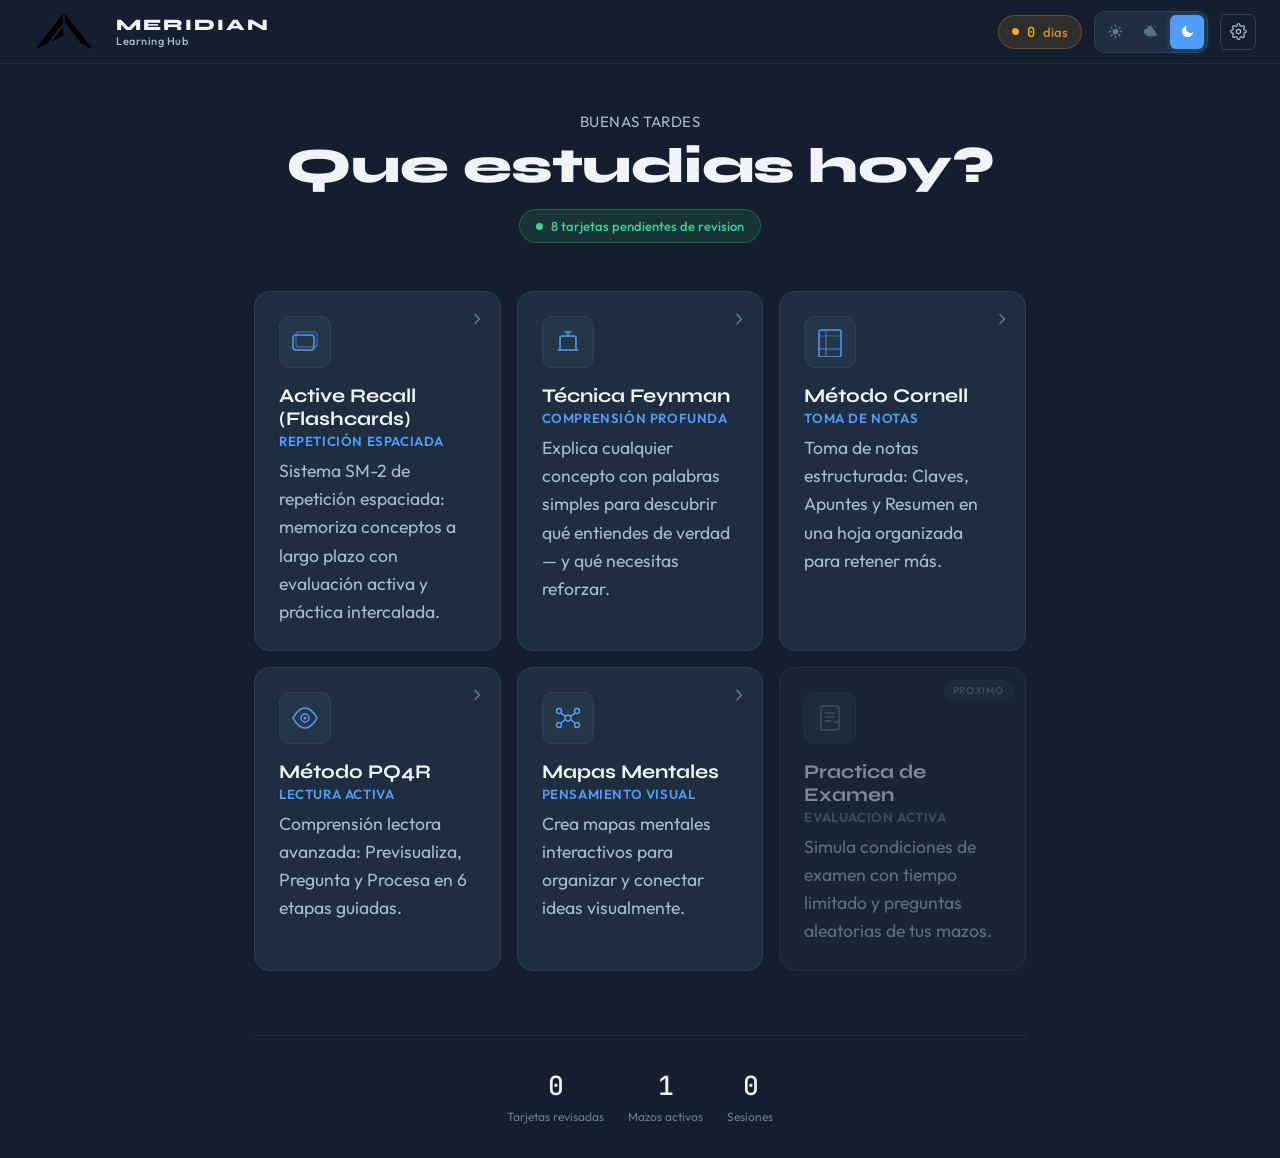
<file: Meridian/index.html>
<!DOCTYPE html>
<html lang="es" data-theme="dark">
<head>
  <meta charset="UTF-8">
  <meta name="viewport" content="width=device-width, initial-scale=1.0">
  <meta name="description" content="MERIDIAN — Hub de aprendizaje modular con repeticion espaciada y tecnicas de estudio activo.">
  <link rel="icon" type="image/svg+xml" href="LogoMeridian.svg">
  <title>MERIDIAN — Learning Hub</title>

  <!-- Fuentes -->
  <link rel="preconnect" href="https://fonts.googleapis.com">
  <link rel="preconnect" href="https://fonts.gstatic.com" crossorigin>
  <link href="https://fonts.googleapis.com/css2?family=Syne:wght@500;600;700;800&family=Outfit:wght@300;400;500;600&family=JetBrains+Mono:wght@400;500&display=swap" rel="stylesheet">

  <link rel="stylesheet" href="style.css">
</head>

<body>

  <!-- ============================================================
       Cabecera global — fija en la parte superior
       ============================================================ -->
  <header class="app-header" role="banner">

    <!-- Logotipo -->
    <div class="logo" onclick="navigate('hub')" role="link" tabindex="0" aria-label="Ir al inicio">
      <img src="LogoMeridian.svg" alt="Logotipo de Meridian" width="80">
      <div class="logo-text">
        <span class="logo-name">MERIDIAN</span>
        <span class="logo-sub">Learning Hub</span>
      </div>
    </div>

    <!-- Controles del header -->
    <div class="header-right">

      <!-- Racha de dias estudiados -->
      <div class="streak-badge" title="Racha de estudio" aria-label="Racha de estudio">
        <span class="streak-dot" aria-hidden="true"></span>
        <span id="streakCount" aria-live="polite">0</span>
        <span class="streak-label">dias</span>
      </div>

      <!-- Selector de tema — triple switch segmentado -->
      <div class="theme-switch" id="themeSwitch" role="group" aria-label="Seleccionar tema de color">
        <button class="theme-btn" data-theme-btn="light" aria-label="Modo claro" title="Claro">
          <!-- Sol -->
          <svg width="15" height="15" viewBox="0 0 24 24" fill="none" aria-hidden="true">
            <circle cx="12" cy="12" r="4.5" fill="currentColor"/>
            <path d="M12 2v2.5M12 19.5V22M2 12h2.5M19.5 12H22M4.93 4.93l1.77 1.77M17.3 17.3l1.77 1.77M19.07 4.93l-1.77 1.77M6.7 17.3l-1.77 1.77"
              stroke="currentColor" stroke-width="2" stroke-linecap="round"/>
          </svg>
        </button>

        <button class="theme-btn" data-theme-btn="dim" aria-label="Modo templado" title="Templado">
          <!-- Nube con estrellas -->
          <svg width="15" height="15" viewBox="0 0 24 24" fill="none" aria-hidden="true">
            <path d="M4 16.5a4.5 4.5 0 010-9c.2 0 .4 0 .6.02A5 5 0 0114.5 9a3.5 3.5 0 013.4 4.4A3 3 0 0117 19.5H6a2 2 0 01-2-3z"
              fill="currentColor" opacity=".85"/>
            <circle cx="6.5"  cy="4"  r="1" fill="currentColor"/>
            <circle cx="12"   cy="2"  r="1" fill="currentColor"/>
            <circle cx="18"   cy="5"  r="1" fill="currentColor"/>
          </svg>
        </button>

        <button class="theme-btn" data-theme-btn="dark" aria-label="Modo oscuro" title="Oscuro">
          <!-- Luna -->
          <svg width="15" height="15" viewBox="0 0 24 24" fill="none" aria-hidden="true">
            <path d="M21 12.79A9 9 0 1111.21 3 7 7 0 0021 12.79z" fill="currentColor"/>
          </svg>
        </button>

      </div>

      <!-- Botón de ajustes -->
      <button class="settings-btn" onclick="navigate('settings')"
        aria-label="Configuración y backup" title="Configuración">
        <svg width="17" height="17" viewBox="0 0 24 24" fill="none" aria-hidden="true">
          <path d="M12 15a3 3 0 100-6 3 3 0 000 6z"
            stroke="currentColor" stroke-width="1.7" stroke-linecap="round"/>
          <path d="M19.4 15a1.65 1.65 0 00.33 1.82l.06.06a2 2 0 010 2.83 2 2 0 01-2.83 0l-.06-.06a1.65 1.65 0 00-1.82-.33 1.65 1.65 0 00-1 1.51V21a2 2 0 01-2 2 2 2 0 01-2-2v-.09A1.65 1.65 0 009 19.4a1.65 1.65 0 00-1.82.33l-.06.06a2 2 0 01-2.83 0 2 2 0 010-2.83l.06-.06A1.65 1.65 0 004.68 15a1.65 1.65 0 00-1.51-1H3a2 2 0 01-2-2 2 2 0 012-2h.09A1.65 1.65 0 004.6 9a1.65 1.65 0 00-.33-1.82l-.06-.06a2 2 0 010-2.83 2 2 0 012.83 0l.06.06A1.65 1.65 0 009 4.68a1.65 1.65 0 001-1.51V3a2 2 0 012-2 2 2 0 012 2v.09a1.65 1.65 0 001 1.51 1.65 1.65 0 001.82-.33l.06-.06a2 2 0 012.83 0 2 2 0 010 2.83l-.06.06A1.65 1.65 0 0019.4 9a1.65 1.65 0 001.51 1H21a2 2 0 012 2 2 2 0 01-2 2h-.09a1.65 1.65 0 00-1.51 1z"
            stroke="currentColor" stroke-width="1.7" stroke-linecap="round"/>
        </svg>
      </button>

    </div>
  </header>

  <!-- ============================================================
       Punto de montaje principal — las vistas se inyectan aqui
       via JavaScript (app.js)

       Vistas disponibles:
         hub        — Menu principal con modulos de estudio
         decks      — Gestor de mazos
         deck-form  — Formulario para crear/editar mazo
         cards      — Lista de tarjetas de un mazo
         card-form  — Formulario para crear/editar tarjeta
         study      — Modo de estudio (flashcard + SRS)
       ============================================================ -->
  <main id="appRoot" role="main" aria-live="polite"></main>

  <!-- ============================================================
       Scripts — orden de carga importa:
         1. storage.js   — capa de datos y localStorage
         2. srs-module.js — algoritmo SM-2 y vistas de estudio
         3. app.js        — enrutador, hub y vistas de mazos
       ============================================================ -->
  <script src="js/storage.js"></script>
  <script src="js/srs-module.js"></script>
  <script src="js/feynman-module.js"></script>
  <script src="js/cornell-module.js"></script>
  <script src="js/pq4r-module.js"></script>
  <script src="js/mindmap-module.js"></script>
  <script src="js/app.js"></script>

</body>
</html>
</file>
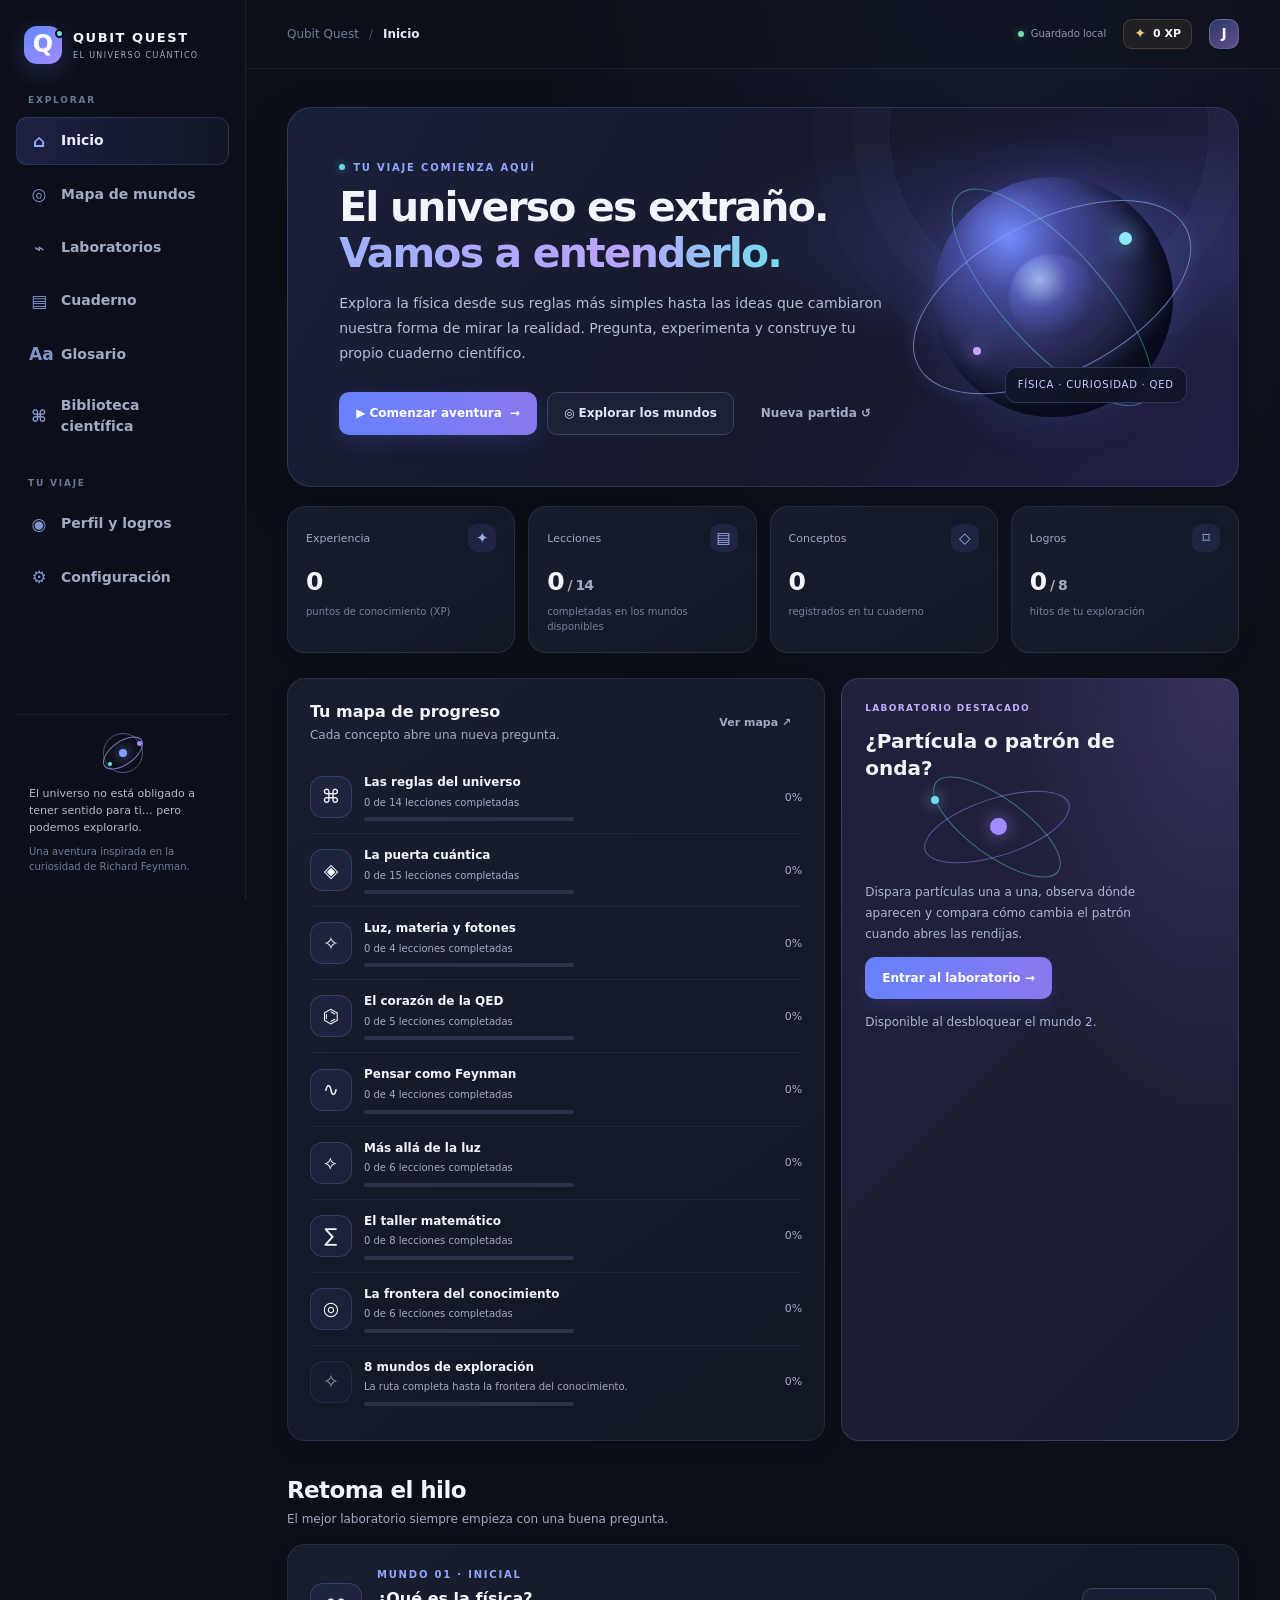
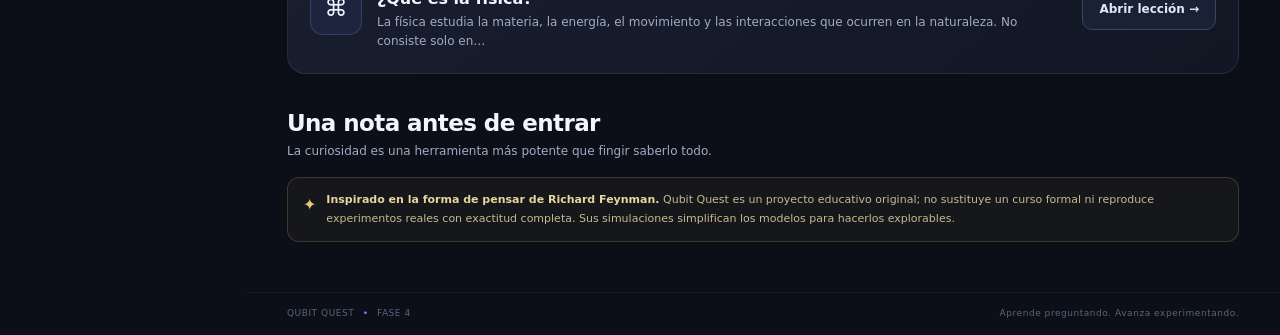
<file: Qubit Quest/index.html>
<!doctype html>
<html lang="es">
<head>
  <meta charset="utf-8">
  <meta name="viewport" content="width=device-width, initial-scale=1">
  <meta name="theme-color" content="#101320">
  <meta name="description" content="Qubit Quest: aprende física cuántica explorando experimentos, lecciones y mundos científicos.">
  <title>Qubit Quest — El universo cuántico de Feynman</title>
  <link rel="stylesheet" href="styles.css">
  <script defer src="script.js"></script>
</head>
<body>
  <div class="app-shell">
    <aside class="sidebar" id="sidebar" aria-label="Navegación principal">
      <button class="brand" data-action="home" aria-label="Ir al menú principal">
        <span class="brand-mark"><span>Q</span><i></i></span>
        <span class="brand-copy"><strong>QUBIT QUEST</strong><small>EL UNIVERSO CUÁNTICO</small></span>
      </button>
      <div class="side-label">EXPLORAR</div>
      <nav class="side-nav">
        <button data-action="home" class="nav-item is-active"><span class="nav-icon">⌂</span> Inicio</button>
        <button data-action="worlds" class="nav-item"><span class="nav-icon">◎</span> Mapa de mundos</button>
        <button data-action="minigames" class="nav-item"><span class="nav-icon">⌁</span> Laboratorios</button>
        <button data-action="notebook" class="nav-item"><span class="nav-icon">▤</span> Cuaderno</button>
        <button data-action="glossary" class="nav-item"><span class="nav-icon">Aa</span> Glosario</button>
        <button data-action="library" class="nav-item"><span class="nav-icon">⌘</span> Biblioteca científica</button>
      </nav>
      <div class="side-label side-label-lower">TU VIAJE</div>
      <nav class="side-nav">
        <button data-action="profile" class="nav-item"><span class="nav-icon">◉</span> Perfil y logros</button>
        <button data-action="settings" class="nav-item"><span class="nav-icon">⚙</span> Configuración</button>
      </nav>
      <div class="sidebar-bottom">
        <div class="tiny-orbit" aria-hidden="true"><span></span><i></i><b></b></div>
        <p>El universo no está obligado a tener sentido para ti… pero podemos explorarlo.</p>
        <small>Una aventura inspirada en la curiosidad de Richard Feynman.</small>
      </div>
    </aside>

    <div class="main-column">
      <header class="topbar">
        <button class="mobile-menu" data-action="toggle-sidebar" aria-label="Abrir navegación">☰</button>
        <div class="breadcrumb" id="breadcrumb"><span class="breadcrumb-muted">Qubit Quest</span><span class="breadcrumb-slash">/</span><strong>Inicio</strong></div>
        <div class="topbar-right">
          <span class="save-indicator"><i></i> Guardado local</span>
          <div class="xp-chip"><span class="xp-star">✦</span><strong id="top-xp">0 XP</strong></div>
          <button class="top-avatar" data-action="profile" aria-label="Abrir perfil">J</button>
        </div>
      </header>
      <main id="screen" class="screen" tabindex="-1"></main>
      <footer class="app-footer"><span>QUBIT QUEST <span class="footer-dot">•</span> FASE 4</span><span>Aprende preguntando. Avanza experimentando.</span></footer>
    </div>
  </div>
  <div id="toast" class="toast" role="status" aria-live="polite"></div>
  <noscript><div class="noscript">Qubit Quest necesita JavaScript activado para ejecutar las lecciones y simulaciones.</div></noscript>
</body>
</html>
</file>
<file: ICFES/styles.css>
/* =====================================================
   ICFESPrep — Styles.css
   Tema: Minimalismo Suizo / Full Width
   Fuentes: Syne + DM Sans + DM Mono
   ===================================================== */

@import url('https://fonts.googleapis.com/css2?family=Syne:wght@600;700;800&family=DM+Sans:wght@300;400;500;600;700&family=DM+Mono:wght@400;500&display=swap');

/* ===== VARIABLES / DESIGN TOKENS ===== */
:root {
  /* Paleta oscura — plana y precisa */
  --bg-root:       #060A0F;
  --bg-surface:    #0C1219;
  --bg-card:       #111922;
  --bg-card-hover: #16212C;
  --bg-input:      #0A1018;

  --accent:        #F0A500;
  --accent-dim:    #C48200;
  --accent-glow:   rgba(240, 165, 0, 0.07);
  --accent-light:  #FFD166;

  --blue:          #4DABF7;
  --blue-dim:      rgba(77, 171, 247, 0.08);

  --text-primary:  #E2E8F0;
  --text-secondary:#7A8FA0;
  --text-muted:    #3C4E5E;
  --text-inverse:  #060A0F;

  --success:       #4ADE80;
  --success-bg:    rgba(74, 222, 128, 0.07);
  --error:         #F87171;
  --error-bg:      rgba(248, 113, 113, 0.07);
  --warning:       #FBBF24;
  --warning-bg:    rgba(251, 191, 36, 0.07);

  --border:        rgba(255,255,255,0.05);
  --border-accent: rgba(240, 165, 0, 0.2);

  /* Tipografía */
  --font-display: 'Syne', sans-serif;
  --font-body:    'DM Sans', system-ui, sans-serif;
  --font-mono:    'DM Mono', 'Courier New', monospace;

  /* Espaciado */
  --sp-xs:  4px;
  --sp-sm:  8px;
  --sp-md:  16px;
  --sp-lg:  24px;
  --sp-xl:  40px;
  --sp-2xl: 64px;

  /* Bordes — minimalistas, casi cuadrados */
  --radius-sm:  2px;
  --radius-md:  4px;
  --radius-lg:  6px;
  --radius-xl:  8px;
  --radius-full:9999px;

  /* Sin sombras — diseño plano */
  --shadow-sm:  none;
  --shadow-md:  none;
  --shadow-lg:  none;
  --shadow-accent: none;

  /* Transiciones */
  --transition-fast: 0.12s ease;
  --transition-base: 0.2s ease;
  --transition-slow: 0.3s ease;

  /* Layout — full width */
  --max-content: 1280px;
  --header-h: 52px;
  --col-left: 380px;
}

/* ===== RESET & BASE ===== */
*, *::before, *::after { box-sizing: border-box; margin: 0; padding: 0; }
html { scroll-behavior: smooth; }

body {
  background-color: var(--bg-root);
  color: var(--text-primary);
  font-family: var(--font-body);
  font-size: 15px;
  line-height: 1.6;
  min-height: 100vh;
  overflow-x: hidden;
}

/* ===== SCROLLBAR ===== */
::-webkit-scrollbar { width: 4px; }
::-webkit-scrollbar-track { background: transparent; }
::-webkit-scrollbar-thumb { background: var(--bg-card); border-radius: 2px; }
::-webkit-scrollbar-thumb:hover { background: var(--text-muted); }

/* ===== TYPOGRAPHY ===== */
h1, h2, h3 { font-family: var(--font-display); line-height: 1.15; font-weight: 700; }
h1 { font-size: clamp(2.2rem, 4vw, 3.5rem); font-weight: 800; }
h2 { font-size: clamp(1.3rem, 2.5vw, 1.75rem); font-weight: 700; }
h3 { font-size: 1.05rem; font-weight: 600; letter-spacing: -0.01em; }
p  { color: var(--text-secondary); }
b, strong { color: var(--text-primary); font-weight: 600; }
em { color: var(--accent); font-style: normal; }

/* ===== HEADER ===== */
.app-header {
  position: fixed;
  top: 0; left: 0; right: 0;
  height: var(--header-h);
  background: var(--bg-root);
  border-bottom: 1px solid var(--border);
  z-index: 100;
}
.header-inner {
  max-width: var(--max-content);
  margin: 0 auto;
  height: 100%;
  padding: 0 var(--sp-xl);
  display: flex;
  align-items: center;
  justify-content: space-between;
  gap: var(--sp-md);
}
.header-logo {
  display: flex;
  align-items: center;
  gap: var(--sp-sm);
  cursor: pointer;
  text-decoration: none;
  flex-shrink: 0;
}
.logo-emblem { display: none; }
.logo-text {
  font-family: var(--font-display);
  font-size: 1.1rem;
  font-weight: 800;
  color: var(--text-primary);
  letter-spacing: -0.02em;
}
.logo-text em { color: var(--accent); }
.header-center { flex: 1; display: flex; justify-content: center; }
.header-right  { flex-shrink: 0; display: flex; align-items: center; gap: var(--sp-sm); }
.header-tag {
  font-size: 0.68rem;
  font-weight: 600;
  letter-spacing: 0.1em;
  text-transform: uppercase;
  color: var(--text-muted);
  padding: 3px 8px;
  border: 1px solid var(--border);
  border-radius: var(--radius-sm);
}

/* ===== TIMER ===== */
.timer-display {
  font-family: var(--font-mono);
  font-size: 0.95rem;
  font-weight: 500;
  color: var(--blue);
  letter-spacing: 0.08em;
  padding: 3px 10px;
  border: 1px solid rgba(77,171,247,0.18);
  border-radius: var(--radius-sm);
  min-width: 68px;
  text-align: center;
}
.timer-display:empty { display: none; }
.timer-urgente {
  color: var(--error) !important;
  border-color: rgba(248,113,113,0.25) !important;
  animation: timer-pulse 1s ease-in-out infinite;
}
@keyframes timer-pulse {
  0%, 100% { opacity: 1; }
  50% { opacity: 0.5; }
}

/* ===== MAIN LAYOUT ===== */
.app-main {
  padding-top: var(--header-h);
  min-height: 100vh;
}
.app-content {
  max-width: var(--max-content);
  margin: 0 auto;
  padding: 0 var(--sp-xl);
}

/* ===== ANIMATE IN ===== */
@keyframes fadeUp {
  from { opacity: 0; transform: translateY(12px); }
  to   { opacity: 1; transform: translateY(0); }
}
.app-content > * {
  animation: fadeUp 0.25s ease both;
}

/* ===== BOTONES ===== */
.btn-primary {
  display: inline-flex;
  align-items: center;
  justify-content: center;
  gap: var(--sp-sm);
  background: var(--accent);
  color: var(--text-inverse);
  font-family: var(--font-body);
  font-size: 0.88rem;
  font-weight: 700;
  padding: 10px 24px;
  border: none;
  border-radius: var(--radius-md);
  cursor: pointer;
  transition: background var(--transition-fast), opacity var(--transition-fast);
  letter-spacing: 0.01em;
  text-decoration: none;
}
.btn-primary:hover:not(:disabled) { background: var(--accent-light); }
.btn-primary:active:not(:disabled) { opacity: 0.9; }
.btn-primary:disabled {
  background: var(--bg-card);
  color: var(--text-muted);
  cursor: not-allowed;
}
.btn-full { width: 100%; margin-top: var(--sp-lg); }

.btn-back {
  display: inline-flex;
  align-items: center;
  gap: 6px;
  background: transparent;
  color: var(--text-muted);
  font-size: 0.82rem;
  font-weight: 500;
  padding: 6px 0;
  border: none;
  cursor: pointer;
  transition: color var(--transition-fast);
  margin-bottom: var(--sp-lg);
}
.btn-back:hover { color: var(--text-primary); }

/* ===== MENÚ PRINCIPAL — FULL WIDTH LAYOUT ===== */
.menu-principal {
  padding: 0;
  display: flex;
  flex-direction: column;
}

/* HERO STRIP — barra horizontal completa */
.menu-hero {
  display: flex;
  align-items: flex-end;
  justify-content: space-between;
  gap: var(--sp-xl);
  padding: var(--sp-2xl) 0 var(--sp-xl);
  border-bottom: 1px solid var(--border);
  margin-bottom: var(--sp-xl);
  flex-wrap: wrap;
}
.menu-hero__left { flex: 1; }
.menu-hero__eyebrow {
  font-size: 0.7rem;
  font-weight: 600;
  letter-spacing: 0.15em;
  text-transform: uppercase;
  color: var(--accent);
  margin-bottom: var(--sp-sm);
}
.menu-hero__title {
  line-height: 1;
}
.menu-hero__stats {
  display: flex;
  align-items: center;
  gap: 0;
  flex-shrink: 0;
  border: 1px solid var(--border);
  border-radius: var(--radius-md);
  overflow: hidden;
}
.menu-stat {
  display: flex;
  flex-direction: column;
  align-items: center;
  padding: var(--sp-md) var(--sp-xl);
  border-right: 1px solid var(--border);
  gap: 2px;
}
.menu-stat:last-child { border-right: none; }
.menu-stat__num {
  font-family: var(--font-display);
  font-size: 1.6rem;
  font-weight: 800;
  color: var(--accent);
  line-height: 1;
}
.menu-stat__label {
  font-size: 0.68rem;
  font-weight: 600;
  text-transform: uppercase;
  letter-spacing: 0.1em;
  color: var(--text-muted);
}

/* BODY — layout de dos columnas */
.menu-body {
  display: grid;
  grid-template-columns: var(--col-left) 1fr;
  gap: var(--sp-2xl);
  align-items: start;
}

.menu-left-col {
  display: flex;
  flex-direction: column;
  gap: var(--sp-xl);
}

.menu-right-col {
  padding-top: 2px;
}

/* Compatibilidad con clases antiguas del hero (mantener por si se usan en otros contextos) */
.hero-section { display: none; }
.hero-eyebrow, .hero-title, .hero-subtitle, .hero-stats { display: none; }
.stat-item, .stat-num, .stat-label { display: none; }

/* DIFICULTAD */
.dificultad-section {
  background: transparent;
  border: none;
  padding: 0;
  margin-bottom: 0;
}
.dificultad-header {
  display: flex;
  align-items: center;
  justify-content: space-between;
  margin-bottom: var(--sp-md);
  gap: var(--sp-md);
  flex-wrap: wrap;
}
.dificultad-titulo {
  font-size: 0.68rem;
  font-weight: 700;
  letter-spacing: 0.12em;
  text-transform: uppercase;
  color: var(--text-muted);
}
.btn-diagnostico-link {
  background: transparent;
  border: none;
  color: var(--accent);
  font-size: 0.78rem;
  font-weight: 600;
  cursor: pointer;
  padding: 0;
  transition: opacity var(--transition-fast);
  font-family: var(--font-body);
}
.btn-diagnostico-link:hover { opacity: 0.7; }

.nivel-selector {
  display: flex;
  gap: var(--sp-xs);
  flex-wrap: wrap;
}
.nivel-btn {
  background: transparent;
  color: var(--text-muted);
  font-family: var(--font-body);
  font-size: 0.8rem;
  font-weight: 600;
  padding: 5px 14px;
  border: 1px solid var(--border);
  border-radius: var(--radius-sm);
  cursor: pointer;
  transition: all var(--transition-fast);
  white-space: nowrap;
}
.nivel-btn:hover {
  border-color: var(--accent);
  color: var(--accent);
}
.nivel-btn--activo {
  background: var(--accent);
  color: var(--text-inverse);
  border-color: var(--accent);
  font-weight: 700;
}

/* MODO CARDS — verticales en la columna izquierda */
.modo-cards {
  display: flex;
  flex-direction: column;
  gap: var(--sp-sm);
}
.modo-card {
  background: var(--bg-card);
  border: 1px solid var(--border);
  border-radius: var(--radius-lg);
  padding: var(--sp-lg);
  cursor: pointer;
  transition: border-color var(--transition-fast), background var(--transition-fast);
  text-align: left;
}
.modo-card:hover {
  border-color: rgba(255,255,255,0.12);
  background: var(--bg-card-hover);
}
.modo-card--simulacro:hover { border-color: rgba(77,171,247,0.2); }
.modo-card__icon { display: none; }
.modo-card__title {
  font-family: var(--font-display);
  font-size: 1rem;
  font-weight: 700;
  color: var(--text-primary);
  margin-bottom: var(--sp-xs);
}
.modo-card__desc {
  font-size: 0.82rem;
  color: var(--text-secondary);
  line-height: 1.5;
  margin-bottom: var(--sp-md);
}
.modo-card__tag {
  display: inline-flex;
  font-size: 0.68rem;
  font-weight: 600;
  letter-spacing: 0.08em;
  text-transform: uppercase;
  color: var(--accent);
  border: 1px solid var(--border-accent);
  padding: 3px 8px;
  border-radius: var(--radius-sm);
}
.modo-card--simulacro .modo-card__tag {
  color: var(--blue);
  border-color: rgba(77,171,247,0.2);
}
/* ===== ÁREAS SECTION (AJUSTES) ===== */
.areas-grid {
  display: grid;
  /* Forzamos 5 columnas iguales en desktop para que cubran todo el ancho */
  grid-template-columns: repeat(5, 1fr); 
  gap: 1px; /* Mantiene el efecto de líneas divisorias */
  border: 1px solid var(--border);
  border-radius: var(--radius-lg);
  overflow: hidden;
  width: 100%; /* Asegura que la grid ocupe todo el ancho disponible */
}

.area-card {
  display: flex;
  flex-direction: column; /* Opcional: pone la flecha debajo o mantiene alineación */
  align-items: center; 
  justify-content: center;
  gap: var(--sp-xs);
  padding: var(--sp-lg) var(--sp-md); /* Más padding para que tengan presencia */
  background: var(--bg-card);
  border: none;
  cursor: pointer;
  transition: all var(--transition-fast);
  text-align: center;
  transition: background-color 0.3s ease, transform 0.2s ease;
}

.area-card:hover {
  background-color: #f2f2f2; 
  transform: translateY(-2px);
  box-shadow: 0 4px 12px rgba(0, 0, 0, 0.08);
}

.area-card__name {
  font-size: 0.85rem;
  font-weight: 600;
  color: var(--text-primary);
  line-height: 1.2;
}

/* Responsive: Si la pantalla es pequeña, que se pongan en 2 o 1 columna */
@media (max-width: 1024px) {
  .areas-grid {
    grid-template-columns: repeat(3, 1fr);
  }
}

@media (max-width: 768px) {
  .areas-grid {
    grid-template-columns: repeat(2, 1fr);
  }
}

@media (max-width: 480px) {
  .areas-grid {
    grid-template-columns: 1fr;
  }
}


/* ===== SELECCIÓN DE MATERIA ===== */
.seleccion-materia { padding: var(--sp-xl) 0; }
.seleccion-materia h2 {
  font-family: var(--font-display);
  font-size: 1.5rem;
  color: var(--text-primary);
  margin-bottom: var(--sp-xl);
}
.materias-grid {
  display: grid;
  grid-template-columns: repeat(auto-fill, minmax(200px, 1fr));
  gap: 1px;
  border: 1px solid var(--border);
  border-radius: var(--radius-lg);
  overflow: hidden;
}
.materia-btn {
  background: var(--bg-card);
  color: var(--text-primary);
  font-family: var(--font-body);
  font-size: 0.9rem;
  font-weight: 600;
  padding: var(--sp-lg) var(--sp-md);
  border: none;
  cursor: pointer;
  transition: background var(--transition-fast);
  text-align: left;
}
.materia-btn:hover { background: var(--bg-card-hover); }
.materia-btn::after { display: none; }

/* ===== PREGUNTA ===== */
.pregunta-container {
  padding: var(--sp-xl) 0 var(--sp-2xl);
  max-width: 720px;
  margin: 0 auto;
}

.pregunta-header {
  display: flex;
  flex-direction: column;
  gap: var(--sp-md);
  margin-bottom: var(--sp-xl);
}
.pregunta-meta {
  display: flex;
  flex-wrap: wrap;
  gap: var(--sp-sm);
  align-items: center;
}

/* BADGES */
.badge {
  display: inline-flex;
  align-items: center;
  font-size: 0.68rem;
  font-weight: 600;
  letter-spacing: 0.06em;
  text-transform: uppercase;
  padding: 3px 8px;
  border-radius: var(--radius-sm);
  white-space: nowrap;
  border: 1px solid;
}
.badge--materia {
  background: transparent;
  color: var(--accent);
  border-color: var(--border-accent);
}
.badge--competencia {
  background: transparent;
  color: var(--blue);
  border-color: rgba(77,171,247,0.2);
  text-transform: none;
  font-size: 0.7rem;
}
.badge--dificultad {
  background: transparent;
  color: var(--text-muted);
  border-color: var(--border);
  font-size: 0.72rem;
}
.dificultad-1 { color: var(--success); border-color: rgba(74,222,128,0.2); }
.dificultad-2 { color: var(--warning); border-color: rgba(251,191,36,0.2); }
.dificultad-3 { color: var(--error);   border-color: rgba(248,113,113,0.2); }
.badge--submateria {
  background: transparent;
  color: var(--success);
  border-color: rgba(74,222,128,0.2);
  font-size: 0.68rem;
  font-weight: 600;
  letter-spacing: 0.05em;
  text-transform: uppercase;
  padding: 3px 8px;
  border-radius: var(--radius-sm);
  white-space: nowrap;
}

.pregunta-progreso {}
.progreso-texto {
  font-size: 0.75rem;
  color: var(--text-muted);
  display: block;
  margin-bottom: 6px;
  font-weight: 500;
  letter-spacing: 0.02em;
}
.barra-progreso {
  width: 100%;
  height: 2px;
  background: var(--bg-card);
  border-radius: 0;
  overflow: hidden;
}
.barra-progreso__fill {
  height: 100%;
  background: var(--accent);
  border-radius: 0;
  transition: width 0.5s ease;
}
.barra-color-verde .barra-progreso__fill,
.barra-color-verde { background: var(--success); }
.barra-color-amarillo .barra-progreso__fill,
.barra-color-amarillo { background: var(--warning); }
.barra-color-rojo .barra-progreso__fill,
.barra-color-rojo { background: var(--error); }

/* CONTEXTO */
.pregunta-contexto {
  background: var(--bg-card);
  border: 1px solid var(--border);
  border-left: 2px solid var(--accent);
  border-radius: 0 var(--radius-md) var(--radius-md) 0;
  padding: var(--sp-lg);
  margin-bottom: var(--sp-xl);
  font-size: 0.95rem;
  color: var(--text-primary);
  line-height: 1.75;
}
.pregunta-contexto p { color: var(--text-primary); margin-bottom: var(--sp-sm); }
.pregunta-contexto p:last-child { margin-bottom: 0; }

/* OPCIONES */
.opciones-grid {
  display: flex;
  flex-direction: column;
  gap: 1px;
  margin-bottom: var(--sp-xl);
  border: 1px solid var(--border);
  border-radius: var(--radius-lg);
  overflow: hidden;
}
.opcion-btn {
  display: flex;
  align-items: center;
  gap: var(--sp-md);
  background: var(--bg-card);
  color: var(--text-primary);
  font-family: var(--font-body);
  font-size: 0.9rem;
  font-weight: 400;
  padding: var(--sp-md) var(--sp-lg);
  border: none;
  border-radius: 0;
  cursor: pointer;
  transition: background var(--transition-fast);
  text-align: left;
  width: 100%;
}
.opcion-btn::before { display: none; }
.opcion-btn:hover:not(:disabled) { background: var(--bg-card-hover); }

.opcion-letra {
  display: inline-flex;
  align-items: center;
  justify-content: center;
  min-width: 26px;
  height: 26px;
  background: var(--bg-surface);
  color: var(--text-muted);
  font-family: var(--font-mono);
  font-size: 0.75rem;
  font-weight: 500;
  border-radius: var(--radius-sm);
  border: 1px solid var(--border);
  flex-shrink: 0;
  transition: all var(--transition-fast);
}
.opcion-texto { line-height: 1.4; flex: 1; }

/* Seleccionada */
.opcion-btn--seleccionada { background: rgba(240,165,0,0.06); }
.opcion-btn--seleccionada .opcion-letra {
  background: var(--accent);
  color: var(--text-inverse);
  border-color: var(--accent);
}

/* Correcta / Incorrecta */
.opcion-btn--correcta {
  background: rgba(74,222,128,0.06) !important;
  cursor: default !important;
}
.opcion-btn--correcta .opcion-letra {
  background: var(--success) !important;
  color: #060A0F !important;
  border-color: var(--success) !important;
}
.opcion-btn--incorrecta {
  background: rgba(248,113,113,0.06) !important;
  cursor: default !important;
}
.opcion-btn--incorrecta .opcion-letra {
  background: var(--error) !important;
  color: #060A0F !important;
  border-color: var(--error) !important;
}
.opcion-btn:disabled { cursor: default; }

/* FOOTER DE PREGUNTA */
.pregunta-footer {
  display: flex;
  flex-direction: column;
  gap: var(--sp-md);
}

/* FEEDBACK */
.feedback {
  display: flex;
  gap: var(--sp-md);
  align-items: flex-start;
  padding: var(--sp-md);
  border-radius: var(--radius-md);
  animation: fadeUp 0.2s ease both;
  border-left: 2px solid;
}
.feedback--correcto {
  background: rgba(74,222,128,0.05);
  border-color: var(--success);
  border: 1px solid rgba(74,222,128,0.15);
  border-left: 2px solid var(--success);
}
.feedback--incorrecto {
  background: rgba(248,113,113,0.05);
  border: 1px solid rgba(248,113,113,0.15);
  border-left: 2px solid var(--error);
}
.feedback__icon { font-size: 1rem; flex-shrink: 0; margin-top: 2px; }
.feedback__titulo {
  font-weight: 700;
  font-size: 0.85rem;
  color: var(--text-primary);
  margin-bottom: 4px;
}
.feedback__justificacion {
  font-size: 0.83rem;
  color: var(--text-secondary);
  line-height: 1.6;
}

/* ===== RESULTADOS ===== */
.resultados-container { padding: var(--sp-xl) 0 var(--sp-2xl); }
.resultados-header { margin-bottom: var(--sp-xl); }
.resultados-header h2 { color: var(--text-primary); }
.resultados-modo {
  font-size: 0.72rem;
  color: var(--text-muted);
  font-weight: 600;
  text-transform: uppercase;
  letter-spacing: 0.1em;
  margin-top: 4px;
}

/* PUNTAJE HERO */
.puntaje-hero {
  display: flex;
  flex-direction: column;
  align-items: center;
  justify-content: center;
  padding: var(--sp-2xl) var(--sp-lg);
  border: 1px solid var(--border);
  border-radius: var(--radius-lg);
  margin-bottom: var(--sp-xl);
  text-align: center;
}
.puntaje--verde  { border-color: rgba(74,222,128,0.2); }
.puntaje--amarillo { border-color: rgba(251,191,36,0.2); }
.puntaje--rojo   { border-color: rgba(248,113,113,0.2); }

.puntaje-numero {
  font-family: var(--font-display);
  font-size: clamp(3.5rem, 10vw, 5rem);
  font-weight: 800;
  line-height: 1;
  margin-bottom: var(--sp-xs);
}
.puntaje--verde  .puntaje-numero { color: var(--success); }
.puntaje--amarillo .puntaje-numero { color: var(--warning); }
.puntaje--rojo   .puntaje-numero { color: var(--error); }

.puntaje-label {
  font-size: 0.68rem;
  font-weight: 700;
  letter-spacing: 0.12em;
  text-transform: uppercase;
  color: var(--text-muted);
  margin-bottom: var(--sp-sm);
}
.puntaje-sub {
  font-size: 0.9rem;
  color: var(--text-secondary);
}

/* SECCIÓN REPORTE */
.reporte-seccion {
  background: var(--bg-card);
  border: 1px solid var(--border);
  border-radius: var(--radius-lg);
  padding: var(--sp-lg);
  margin-bottom: var(--sp-md);
}
.reporte-seccion > h3 {
  color: var(--text-primary);
  margin-bottom: var(--sp-lg);
  padding-bottom: var(--sp-md);
  border-bottom: 1px solid var(--border);
}

.reporte-materia {
  display: grid;
  grid-template-columns: 1fr auto auto;
  align-items: center;
  gap: var(--sp-md);
  margin-bottom: var(--sp-md);
}
.reporte-materia:last-child { margin-bottom: 0; }
.reporte-materia__info { display: flex; justify-content: space-between; align-items: center; gap: var(--sp-sm); }
.reporte-materia__nombre { font-size: 0.88rem; font-weight: 600; color: var(--text-primary); }
.reporte-materia__score { font-family: var(--font-mono); font-size: 0.78rem; color: var(--text-muted); }
.reporte-materia__pct { font-family: var(--font-mono); font-size: 0.82rem; font-weight: 600; color: var(--text-secondary); min-width: 40px; text-align: right; }
@media (max-width: 520px) {
  .reporte-materia { grid-template-columns: 1fr; }
}

/* FALLAS */
.fallas-competencias > h3 { color: var(--text-primary); margin-bottom: var(--sp-lg); padding-bottom: var(--sp-md); border-bottom: 1px solid var(--border); }
.falla-item {
  display: flex;
  align-items: baseline;
  flex-wrap: wrap;
  gap: var(--sp-sm);
  padding: var(--sp-sm) 0;
  border-bottom: 1px solid var(--border);
}
.falla-item:last-child { border-bottom: none; }
.falla-competencia { font-size: 0.88rem; font-weight: 600; color: var(--warning); }
.falla-materia { font-size: 0.78rem; color: var(--text-muted); }
.falla-score { font-family: var(--font-mono); font-size: 0.8rem; color: var(--error); margin-left: auto; }
.todo-correcto { color: var(--success); font-weight: 600; }

/* DETALLES */
.detalles-lista { display: flex; flex-direction: column; gap: 1px; border: 1px solid var(--border); border-radius: var(--radius-lg); overflow: hidden; }
.detalle-item {
  display: flex;
  gap: var(--sp-md);
  padding: var(--sp-md);
  background: var(--bg-card);
}
.detalle--correcto { border-left: 2px solid rgba(74,222,128,0.3); }
.detalle--incorrecto { border-left: 2px solid rgba(248,113,113,0.3); }
.detalle-num {
  font-family: var(--font-mono);
  font-size: 0.75rem;
  font-weight: 600;
  color: var(--text-muted);
  min-width: 24px;
  margin-top: 2px;
}
.detalle-info { flex: 1; }
.detalle-materia { font-size: 0.72rem; color: var(--text-muted); display: block; margin-bottom: 4px; text-transform: uppercase; letter-spacing: 0.06em; }
.detalle-estado { font-size: 0.85rem; font-weight: 600; }
.detalle--correcto .detalle-estado { color: var(--success); }
.detalle--incorrecto .detalle-estado { color: var(--error); }
.detalle-justificacion { font-size: 0.8rem; color: var(--text-secondary); margin-top: 6px; line-height: 1.5; }

/* ===== BOT / ASISTENTE FLOTANTE ===== */
.bot-wrapper {
  position: fixed;
  bottom: var(--sp-lg);
  right: var(--sp-lg);
  z-index: 999;
  display: flex;
  flex-direction: column;
  align-items: flex-end;
  gap: var(--sp-sm);
}
.bot-toggle {
  width: 48px;
  height: 48px;
  border-radius: var(--radius-md);
  background: var(--accent);
  border: none;
  cursor: pointer;
  display: flex;
  align-items: center;
  justify-content: center;
  font-size: 1.2rem;
  transition: all var(--transition-fast);
  position: relative;
}
.bot-toggle:hover { background: var(--accent-light); }
.bot-toggle__icon { line-height: 1; }
.bot-toggle__badge {
  position: absolute;
  top: -4px;
  right: -4px;
  width: 16px;
  height: 16px;
  background: var(--error);
  color: white;
  font-size: 0.65rem;
  font-weight: 700;
  border-radius: var(--radius-full);
  display: flex;
  align-items: center;
  justify-content: center;
}
.bot-toggle__badge:empty { display: none; }

/* Burbuja */
.bot-bubble {
  width: 300px;
  background: var(--bg-card);
  border: 1px solid var(--border);
  border-radius: var(--radius-lg);
  overflow: hidden;
  display: none;
  flex-direction: column;
  animation: fadeUp 0.2s ease both;
  max-height: 440px;
}
.bot-bubble--activo { display: flex; }
.bot-header {
  display: flex;
  align-items: center;
  gap: var(--sp-sm);
  padding: var(--sp-md);
  background: var(--bg-surface);
  border-bottom: 1px solid var(--border);
}
.bot-avatar {
  font-size: 1.1rem;
  width: 30px;
  height: 30px;
  background: var(--accent-glow);
  border-radius: var(--radius-sm);
  display: flex;
  align-items: center;
  justify-content: center;
  border: 1px solid var(--border-accent);
  flex-shrink: 0;
}
.bot-info { flex: 1; }
.bot-nombre { display: block; font-weight: 700; font-size: 0.85rem; color: var(--text-primary); line-height: 1.2; }
.bot-estado { font-size: 0.65rem; color: var(--success); display: flex; align-items: center; gap: 4px; }
.bot-estado::before {
  content: '';
  display: inline-block;
  width: 5px; height: 5px;
  background: var(--success);
  border-radius: var(--radius-full);
}
.bot-cerrar {
  background: transparent;
  border: none;
  color: var(--text-muted);
  cursor: pointer;
  font-size: 0.85rem;
  padding: 4px;
  transition: color var(--transition-fast);
}
.bot-cerrar:hover { color: var(--text-primary); }
.bot-mensajes {
  flex: 1;
  overflow-y: auto;
  padding: var(--sp-md);
  display: flex;
  flex-direction: column;
  gap: var(--sp-sm);
  min-height: 200px;
  max-height: 260px;
}
.bot-mensaje {
  max-width: 88%;
  padding: 8px 12px;
  border-radius: var(--radius-md);
  font-size: 0.82rem;
  line-height: 1.55;
  animation: fadeUp 0.15s ease both;
}
.bot-mensaje--bot {
  align-self: flex-start;
  background: var(--bg-surface);
  border: 1px solid var(--border);
  color: var(--text-primary);
}
.bot-mensaje--usuario {
  align-self: flex-end;
  background: var(--accent);
  color: var(--text-inverse);
  font-weight: 500;
}
.bot-input-area {
  display: flex;
  gap: var(--sp-sm);
  padding: var(--sp-sm) var(--sp-md);
  border-top: 1px solid var(--border);
  background: var(--bg-surface);
}
.bot-input {
  flex: 1;
  background: var(--bg-input);
  color: var(--text-primary);
  font-family: var(--font-body);
  font-size: 0.82rem;
  padding: 7px 10px;
  border: 1px solid var(--border);
  border-radius: var(--radius-sm);
  outline: none;
  transition: border-color var(--transition-fast);
}
.bot-input::placeholder { color: var(--text-muted); }
.bot-input:focus { border-color: var(--accent); }
.bot-enviar {
  width: 32px;
  height: 32px;
  background: var(--accent);
  color: var(--text-inverse);
  font-size: 0.82rem;
  border: none;
  border-radius: var(--radius-sm);
  cursor: pointer;
  display: flex;
  align-items: center;
  justify-content: center;
  flex-shrink: 0;
  transition: background var(--transition-fast);
}
.bot-enviar:hover { background: var(--accent-light); }

/* ===== UTILIDADES ===== */
.text-center { text-align: center; }
.mt-lg { margin-top: var(--sp-lg); }
.mb-lg { margin-bottom: var(--sp-lg); }

/* ===== ESTADO VACÍO ===== */
.empty-state {
  text-align: center;
  padding: var(--sp-2xl) var(--sp-lg);
  color: var(--text-muted);
}
.empty-state .icon { font-size: 2rem; display: block; margin-bottom: var(--sp-md); }

/* =====================================================
   FEATURE 2: MODO CLARO
   ===================================================== */
[data-theme="light"] {
  --bg-root:       #F4F5F7;
  --bg-surface:    #ECEEF1;
  --bg-card:       #FFFFFF;
  --bg-card-hover: #F7F8FA;
  --bg-input:      #ECEEF1;

  --accent:        #C48200;
  --accent-dim:    #9E6800;
  --accent-glow:   rgba(196, 130, 0, 0.08);
  --accent-light:  #D99200;

  --blue:          #2563EB;
  --blue-dim:      rgba(37, 99, 235, 0.08);

  --text-primary:  #0C1219;
  --text-secondary:#4A5568;
  --text-muted:    #8899AA;
  --text-inverse:  #FFFFFF;

  --success:       #16A34A;
  --success-bg:    rgba(22,163,74,0.07);
  --error:         #DC2626;
  --error-bg:      rgba(220,38,38,0.07);
  --warning:       #D97706;
  --warning-bg:    rgba(217,119,6,0.07);

  --border:        rgba(0,0,0,0.07);
  --border-accent: rgba(196,130,0,0.2);

  --shadow-sm: none;
  --shadow-md: none;
  --shadow-lg: none;
  --shadow-accent: none;
}
[data-theme="light"] body { background-color: var(--bg-root); }
[data-theme="light"] .app-header { background: var(--bg-root); }

/* Transición suave al cambiar tema */
body, body * {
  transition:
    background-color 0.25s ease,
    border-color 0.25s ease,
    color 0.15s ease;
}

/* ===== BOTÓN TOGGLE TEMA ===== */
.btn-theme-toggle {
  display: inline-flex;
  align-items: center;
  justify-content: center;
  padding: 5px 12px;
  border-radius: var(--radius-sm);
  background: transparent;
  border: 1px solid var(--border);
  cursor: pointer;
  font-size: 0.75rem;
  font-family: var(--font-body);
  font-weight: 600;
  color: var(--text-muted);
  transition: all var(--transition-fast);
  flex-shrink: 0;
}
.btn-theme-toggle:hover {
  border-color: rgba(255,255,255,0.15);
  color: var(--text-primary);
}
[data-theme="light"] .btn-theme-toggle:hover { border-color: rgba(0,0,0,0.15); }
.theme-icon { line-height: 1; }

/* ===== DIAGNÓSTICO RESULTADO ===== */
.diagnostico-resultado {
  text-align: center;
  padding: var(--sp-2xl) var(--sp-md);
  animation: fadeUp 0.3s ease both;
  max-width: 480px;
  margin: 0 auto;
}
.diagnostico-badge { display: none; }
.diagnostico-score {
  font-size: 1rem;
  color: var(--text-secondary);
  margin-bottom: var(--sp-sm);
}
.diagnostico-msg {
  font-size: 0.95rem;
  color: var(--text-secondary);
  line-height: 1.6;
}

/* ===== DASHBOARD ===== */
.dashboard-container { padding: var(--sp-xl) 0 var(--sp-2xl); }
.dashboard-header {
  display: flex;
  align-items: flex-start;
  gap: var(--sp-lg);
  margin-bottom: var(--sp-xl);
  flex-wrap: wrap;
}
.dashboard-header h2 { color: var(--text-primary); margin-bottom: 2px; }

.dash-stats-row {
  display: grid;
  grid-template-columns: repeat(4, 1fr);
  gap: 1px;
  border: 1px solid var(--border);
  border-radius: var(--radius-lg);
  overflow: hidden;
  margin-bottom: var(--sp-xl);
}
@media (max-width: 580px) {
  .dash-stats-row { grid-template-columns: repeat(2, 1fr); }
}
.dash-stat {
  background: var(--bg-card);
  padding: var(--sp-lg);
  text-align: center;
}
.dash-stat__num {
  display: block;
  font-family: var(--font-display);
  font-size: 1.75rem;
  font-weight: 800;
  color: var(--accent);
  line-height: 1.1;
  margin-bottom: 4px;
}
.dash-stat__num small {
  font-size: 0.8rem;
  font-weight: 400;
  color: var(--text-muted);
}
.dash-stat__num--muted { color: var(--text-muted) !important; }
.dash-stat__label {
  font-size: 0.68rem;
  font-weight: 700;
  letter-spacing: 0.1em;
  text-transform: uppercase;
  color: var(--text-muted);
}

/* Tendencia */
.tendencia-verde    { color: var(--success)  !important; }
.tendencia-amarillo { color: var(--warning)  !important; }
.tendencia-rojo     { color: var(--error)    !important; }
.tendencia-muted    { color: var(--text-muted) !important; }

/* Barras del dashboard */
.dash-barras-container { display: flex; flex-direction: column; gap: var(--sp-lg); }
.dash-grupo {}
.dash-grupo__titulo {
  font-size: 0.68rem;
  font-weight: 700;
  letter-spacing: 0.1em;
  text-transform: uppercase;
  color: var(--text-muted);
  margin-bottom: var(--sp-sm);
  padding-bottom: var(--sp-sm);
  border-bottom: 1px solid var(--border);
}
.dash-barra { margin-bottom: var(--sp-md); }
.dash-barra:last-child { margin-bottom: 0; }
.dash-barra__info {
  display: flex;
  justify-content: space-between;
  align-items: baseline;
  margin-bottom: 6px;
  gap: var(--sp-sm);
}
.dash-barra__label { font-size: 0.88rem; font-weight: 600; color: var(--text-primary); }
.dash-barra__score { font-family: var(--font-mono); font-size: 0.78rem; color: var(--text-secondary); white-space: nowrap; }
.dash-barra__score.muted { color: var(--text-muted); font-style: italic; }

/* Estado vacío */
.dashboard-empty { text-align: center; padding: var(--sp-xl) var(--sp-lg); }
.dashboard-empty .empty-icon { font-size: 2rem; display: block; margin-bottom: var(--sp-md); }
.dashboard-empty p { color: var(--text-secondary); font-size: 0.92rem; }

/* ===== BOTÓN RUTINA ===== */
.rutina-section { 
  margin-top: var(--sp-xl); 
  margin-bottom: var(--sp-xl);
  display: flex;
  justify-content: center;
}

.btn-rutina {
  display: flex;
  flex-direction: column;
  align-items: center;
  justify-content: center;
  gap: 4px;
  width: 100%;
  padding: var(--sp-lg) var(--sp-md);
  background: var(--accent);
  color: var(--text-inverse);
  font-family: var(--font-display);
  font-size: 1rem;
  font-weight: 700;
  border: none;
  border-radius: var(--radius-lg);
  cursor: pointer;
  transition: background var(--transition-fast), opacity var(--transition-fast);
  letter-spacing: -0.01em;
  box-shadow: 0 4px 12px rgba(0, 0, 0, 0.1); 
}

.btn-rutina--completada {
  margin: 0 auto;
  background: var(--bg-card);
  color: var(--success);
  border: 1px solid rgba(74,222,128,0.2);
  cursor: default;
  font-size: 0.95rem;
}

/* ===== VISTA DETALLE DE ÁREA ===== */
.detalle-area-container { padding: var(--sp-xl) 0 var(--sp-2xl); animation: fadeUp 0.25s ease both; }
.detalle-area-hero {
  background: var(--bg-card);
  border: 1px solid var(--border);
  border-radius: var(--radius-lg);
  padding: var(--sp-lg);
  margin-bottom: var(--sp-xl);
}
.detalle-area-hero__title {
  display: flex;
  align-items: center;
  gap: var(--sp-md);
  margin: var(--sp-md) 0;
}
.detalle-area-hero__icon { display: none; }
.detalle-area-nivel {
  margin-top: var(--sp-md);
  padding-top: var(--sp-md);
  border-top: 1px solid var(--border);
  display: flex;
  flex-direction: column;
  gap: var(--sp-sm);
}

/* Stats row en detalle */
.detalle-area-stats-row {
  display: grid;
  grid-template-columns: repeat(3, 1fr);
  gap: 1px;
  border: 1px solid var(--border);
  border-radius: var(--radius-lg);
  overflow: hidden;
  margin-bottom: var(--sp-md);
}
@media (max-width: 460px) {
  .detalle-area-stats-row { grid-template-columns: 1fr 1fr; }
}

/* Competencias con fallas */
.detalle-area-fallas {
  background: var(--bg-surface);
  border: 1px solid var(--border);
  border-radius: var(--radius-md);
  padding: var(--sp-lg);
}
.falla-item__row {
  display: flex;
  justify-content: space-between;
  align-items: baseline;
  gap: var(--sp-sm);
  margin-bottom: 6px;
  flex-wrap: wrap;
}
.barra-progreso--sm { height: 2px !important; }

/* ===== ACORDEÓN DE ESTRATEGIAS ===== */
.estrategias-accordion { display: flex; flex-direction: column; gap: 1px; border: 1px solid var(--border); border-radius: var(--radius-lg); overflow: hidden; }
.estrategia-item {
  background: var(--bg-card);
  border: none;
  border-radius: 0;
  overflow: hidden;
}
.estrategia-item[open] { background: var(--bg-card-hover); }
.estrategia-item__header {
  display: flex;
  justify-content: space-between;
  align-items: center;
  gap: var(--sp-md);
  padding: var(--sp-md) var(--sp-lg);
  cursor: pointer;
  list-style: none;
  user-select: none;
  transition: background var(--transition-fast);
}
.estrategia-item__header::-webkit-details-marker { display: none; }
.estrategia-item__header::marker { display: none; }
.estrategia-item__titulo {
  font-size: 0.88rem;
  font-weight: 600;
  color: var(--text-primary);
  line-height: 1.4;
}
.estrategia-item[open] .estrategia-item__titulo { color: var(--accent); }
.estrategia-item__chevron {
  font-size: 0.6rem;
  color: var(--text-muted);
  transition: transform var(--transition-base);
  flex-shrink: 0;
}
.estrategia-item[open] .estrategia-item__chevron { transform: rotate(90deg); color: var(--accent); }
.estrategia-item__body {
  padding: 0 var(--sp-lg) var(--sp-lg);
  border-top: 1px solid var(--border);
}
.estrategia-item__body p {
  font-size: 0.85rem;
  color: var(--text-secondary);
  line-height: 1.7;
  padding-top: var(--sp-md);
  margin: 0;
}

/* ===== BOTÓN ENTRENAMIENTO FOCALIZADO ===== */
.entrenamiento-section { margin-top: var(--sp-xl); }
.btn-entrenamiento {
  display: flex;
  flex-direction: column;
  align-items: center;
  justify-content: center;
  gap: 2px;
  width: 100%;
  padding: var(--sp-md) var(--sp-lg); 
  background: var(--blue);
  color: #FFFFFF;
  font-family: var(--font-display);
  border: none;
  border-radius: var(--radius-lg);
  cursor: pointer;
  transition: background-color var(--transition-fast), transform 0.1s ease;
}

.btn-entrenamiento:hover {
  background-color: #1e40af;
  opacity: 1; 
}

.btn-entrenamiento:active {
  transform: scale(0.99);
}

.btn-entrenamiento__main {
  font-size: 1rem;
  font-weight: 700;
  letter-spacing: -0.01em;
  color: #FFFFFF;
}

.btn-entrenamiento__sub {
  font-family: var(--font-body);
  font-size: 0.75rem; /* Un pelín más pequeño */
  font-weight: 500;
  color: rgba(255,255,255,0.8);
}
[data-theme="light"] .btn-entrenamiento { background: var(--blue); }
[data-theme="light"] .btn-entrenamiento__main { color: #FFFFFF; }

/* ===== BANNER ICFI ===== */
.icfi-sugerencias {
  background: var(--bg-card);
  border: 1px solid var(--border-accent);
}
.icfi-sugerencia-banner {
  display: flex;
  gap: var(--sp-md);
  align-items: flex-start;
  margin-bottom: var(--sp-lg);
  padding-bottom: var(--sp-lg);
  border-bottom: 1px solid var(--border);
}
.icfi-sugerencia-banner__avatar { display: none; }
.icfi-sugerencia-banner__content { flex: 1; }
.icfi-sugerencia-banner__titulo {
  font-size: 0.68rem;
  font-weight: 700;
  letter-spacing: 0.1em;
  text-transform: uppercase;
  color: var(--accent);
  margin-bottom: 4px !important;
}
.icfi-sugerencia-banner__texto {
  font-size: 0.88rem;
  color: var(--text-secondary);
  line-height: 1.6;
  margin: 0 !important;
}
.icfi-sugerencia-acciones { display: flex; flex-direction: column; gap: 1px; border: 1px solid var(--border); border-radius: var(--radius-md); overflow: hidden; }
.refuerzo-card-btn {
  display: flex;
  align-items: center;
  gap: var(--sp-md);
  width: 100%;
  padding: var(--sp-md) var(--sp-lg);
  background: var(--bg-surface);
  border: none;
  border-radius: 0;
  cursor: pointer;
  font-family: var(--font-body);
  text-align: left;
  transition: background var(--transition-fast);
}
.refuerzo-card-btn:hover { background: var(--bg-card-hover); }
.refuerzo-card-btn__icono { display: none; }
.refuerzo-card-btn__info { flex: 1; display: flex; flex-direction: column; gap: 2px; }
.refuerzo-card-btn__titulo { font-size: 0.88rem; font-weight: 600; color: var(--text-primary); }
.refuerzo-card-btn__sub { font-size: 0.75rem; color: var(--text-muted); line-height: 1.4; }
.refuerzo-card-btn__arrow {
  font-size: 0.85rem;
  color: var(--text-muted);
  transition: transform var(--transition-fast), color var(--transition-fast);
  flex-shrink: 0;
}
.refuerzo-card-btn:hover .refuerzo-card-btn__arrow { transform: translateX(3px); color: var(--accent); }

/* ===== RESPONSIVE ===== */
@media (max-width: 900px) {
  :root { --col-left: 320px; }
  .menu-body { gap: var(--sp-xl); }
}

@media (max-width: 720px) {
  .app-content { padding: 0 var(--sp-lg); }
  .header-inner { padding: 0 var(--sp-lg); }
  .menu-body {
    grid-template-columns: 1fr;
    gap: var(--sp-xl);
  }
  .menu-hero { padding: var(--sp-xl) 0 var(--sp-lg); }
  .menu-hero__stats { display: none; }
  .pregunta-container { max-width: 100%; }
}

@media (max-width: 480px) {
  .app-content { padding: 0 var(--sp-md); }
  .header-inner { padding: 0 var(--sp-md); }
  .areas-grid { grid-template-columns: 1fr 1fr; }
  .dash-stats-row { grid-template-columns: repeat(2, 1fr); }
  .modo-cards { gap: var(--sp-xs); }
}


/* =====================================================
   INGLÉS — TIPOS ESPECIALES DE PREGUNTA
   Añadido: soporte para 'aviso' y 'relacionar'
   ===================================================== */

/* ── AVISO ─────────────────────────────────────────── */

/* Wrapper externo: separa del flujo normal de contexto */
.pregunta-aviso-wrapper {
  margin-bottom: var(--sp-xl);
  lang: en;
}

/* Instrucción sobre el cartel */
.pregunta-aviso__instruccion {
  font-size: 0.78rem;
  font-weight: 600;
  letter-spacing: 0.06em;
  text-transform: uppercase;
  color: var(--text-muted);
  margin-bottom: var(--sp-md);
}

/* El cartel en sí */
.pregunta-aviso {
  display: block;
  width: 100%;
  max-width: 380px;
  margin: 0 auto var(--sp-lg);
  padding: var(--sp-xl) var(--sp-lg);
  background: var(--bg-surface);
  border: 2.5px solid var(--text-primary);
  border-radius: var(--radius-md);
  text-align: center;
  font-family: var(--font-body);
  color: var(--text-primary);
  box-shadow: 4px 4px 0 var(--border);
}

/* Primera línea del cartel: título destacado */
.pregunta-aviso p:first-child {
  font-size: 1.05rem;
  font-weight: 800;
  letter-spacing: 0.08em;
  text-transform: uppercase;
  margin-bottom: var(--sp-sm);
  color: var(--text-primary);
}

/* Líneas interiores */
.pregunta-aviso p {
  font-size: 0.88rem;
  font-weight: 400;
  line-height: 1.7;
  margin-bottom: 2px;
  color: var(--text-primary);
}

/* Líneas en mayúsculas dentro del cartel (ej: "CLOSED") */
.pregunta-aviso p:is(:only-child, :last-child) {
  margin-bottom: 0;
}

/* Pregunta que sigue al cartel */
.pregunta-aviso__question {
  font-size: 0.95rem;
  font-weight: 500;
  color: var(--text-primary);
  line-height: 1.6;
  margin-top: var(--sp-md);
  padding-top: var(--sp-md);
  border-top: 1px solid var(--border);
}

/* ── RELACIONAR ────────────────────────────────────── */

.pregunta-relacionar-wrapper {
  margin-bottom: var(--sp-xl);
}

/* Instrucción general (ej: "Match each definition...") */
.pregunta-relacionar__instruccion {
  font-size: 0.88rem;
  color: var(--text-muted);
  line-height: 1.6;
  margin-bottom: var(--sp-lg);
  padding: var(--sp-sm) var(--sp-md);
  border-left: 2px solid var(--accent);
  background: var(--bg-card);
}

/* Lista de definiciones */
.pregunta-relacionar-lista {
  display: flex;
  flex-direction: column;
  gap: 1px;
  border: 1px solid var(--border);
  border-radius: var(--radius-md);
  overflow: hidden;
  margin-bottom: var(--sp-lg);
}

/* Cada ítem numerado */
.relacionar-item {
  display: flex;
  align-items: flex-start;
  gap: var(--sp-md);
  padding: var(--sp-md) var(--sp-lg);
  background: var(--bg-card);
  font-size: 0.9rem;
  line-height: 1.55;
  color: var(--text-primary);
  transition: background var(--transition-fast);
}

/* Número del ítem (1, 2, 3...) */
.relacionar-item__num {
  display: inline-flex;
  align-items: center;
  justify-content: center;
  min-width: 26px;
  height: 26px;
  background: var(--bg-surface);
  color: var(--accent);
  font-family: var(--font-mono);
  font-size: 0.72rem;
  font-weight: 700;
  border-radius: var(--radius-sm);
  border: 1px solid var(--border-accent);
  flex-shrink: 0;
  margin-top: 1px;
}

/* Texto de cada definición */
.relacionar-item__texto {
  flex: 1;
}

/* Pregunta que sigue a la lista de definiciones */
.pregunta-relacionar__question {
  font-size: 0.95rem;
  font-weight: 600;
  color: var(--text-primary);
  line-height: 1.6;
  padding: var(--sp-md) var(--sp-lg);
  background: rgba(240,165,0,0.04);
  border: 1px solid rgba(240,165,0,0.15);
  border-radius: var(--radius-md);
}

/* ── LAYOUT DOS COLUMNAS (RELACIONAR) ──────────────── */

.relacionar-dos-columnas {
  display: grid;
  grid-template-columns: 1fr 280px; /* Columna izquierda flexible, derecha fija */
  gap: var(--sp-lg);
  margin-bottom: var(--sp-xl);
  align-items: start;
}

@media (max-width: 768px) {
  .relacionar-dos-columnas {
    grid-template-columns: 1fr; /* Una sola columna en móviles */
  }
}

/* Vocabulario (Columna Derecha) */
.vocabulario-lista {
  display: flex;
  flex-direction: column;
  gap: 1px;
  border: 1px solid var(--border);
  border-radius: var(--radius-md);
  overflow: hidden;
  background: var(--border);
}

.vocabulario-item {
  display: flex;
  align-items: flex-start;
  gap: var(--sp-sm);
  padding: var(--sp-sm) var(--sp-md);
  background: var(--bg-surface);
  color: var(--text-primary);
  font-size: 0.88rem;
  line-height: 1.4;
}

.vocabulario-letra {
  font-weight: 700;
  color: var(--accent);
  min-width: 18px;
}

/* ── HOJA DE RESPUESTAS INDEPENDIENTE ──────────────── */

.hoja-respuestas {
  background: var(--bg-card);
  border: 1px solid var(--border);
  border-radius: var(--radius-lg);
  padding: var(--sp-lg);
  margin-bottom: var(--sp-lg);
}

.hoja-respuestas__titulo {
  font-family: var(--font-display);
  font-size: 1.1rem;
  font-weight: 700;
  margin-bottom: var(--sp-md);
  color: var(--text-primary);
  text-align: center;
  border-bottom: 1px solid var(--border);
  padding-bottom: var(--sp-md);
}

.hoja-respuestas__filas {
  display: flex;
  flex-direction: column;
  gap: var(--sp-md);
}

.hoja-fila {
  display: flex;
  align-items: center;
  gap: var(--sp-md);
  justify-content: center;
  flex-wrap: wrap;
}

.hoja-fila__num {
  font-family: var(--font-mono);
  font-size: 0.95rem;
  font-weight: 700;
  color: var(--text-muted);
  width: 24px;
  text-align: right;
}

.hoja-fila__botones {
  display: flex;
  gap: 6px;
  flex-wrap: wrap;
  justify-content: center;
}

/* Botones interactivos A-H */
.hoja-respuesta-btn {
  width: 36px;
  height: 36px;
  border-radius: var(--radius-sm);
  border: 1px solid var(--border);
  background: var(--bg-surface);
  color: var(--text-primary);
  font-family: var(--font-mono);
  font-weight: 600;
  font-size: 0.85rem;
  cursor: pointer;
  transition: all var(--transition-fast);
  display: flex;
  align-items: center;
  justify-content: center;
}

.hoja-respuesta-btn:hover:not(:disabled) {
  background: var(--bg-card-hover);
  border-color: rgba(255, 255, 255, 0.2);
}
[data-theme="light"] .hoja-respuesta-btn:hover:not(:disabled) {
  border-color: rgba(0, 0, 0, 0.2);
}

/* Estados del botón */
.hoja-respuesta-btn--seleccionado {
  background: var(--accent) !important;
  color: var(--text-inverse) !important;
  border-color: var(--accent) !important;
}

.hoja-respuesta-btn--correcta {
  background: var(--success) !important;
  color: #060A0F !important;
  border-color: var(--success) !important;
}

.hoja-respuesta-btn--incorrecta {
  background: var(--error) !important;
  color: #060A0F !important;
  border-color: var(--error) !important;
}

.hoja-respuesta-btn:disabled {
  cursor: default;
  opacity: 0.8;
}

/* ── CUADRÍCULA AMPLIA (A–H) ───────────────────────── */
/* Se activa cuando hay más de 4 opciones.               */

.opciones-grid--amplia {
  display: grid;
  grid-template-columns: 1fr 1fr;
  gap: 1px;
}

/* En móvil, volvemos a una columna para legibilidad */
@media (max-width: 480px) {
  .opciones-grid--amplia {
    grid-template-columns: 1fr;
  }
}

/* Los botones de la cuadrícula amplia necesitan
   bordes explícitos porque no son adyacentes en línea */
.opciones-grid--amplia .opcion-btn {
  border: 1px solid var(--border);
  border-radius: var(--radius-sm);
}

/* Eliminar el borde doble del wrapper cuando es amplia */
.opciones-grid--amplia {
  border: none;
  border-radius: 0;
  overflow: visible;
}

/*
   MEDIA VISUAL EN PREGUNTAS — .pregunta-media
   Soporta: gráficas, tablas-imagen, historietas, mapas.
*/


.pregunta-media-wrapper {
  display: block;
  margin: 0 0 var(--sp-xl) 0;
  text-align: center;
}

/* ── Imagen principal ───────────────────────────────── */
.pregunta-media {
  /* Fluido: nunca desborda su contenedor */
  display: block;
  max-width: 100%;
  height: auto;

  /* Centrado horizontal dentro del figure */
  margin-inline: auto;

  /* Bordes suaves — minimalistas pero funcionales */
  border-radius: var(--radius-xl);       
  border: 1px solid var(--border);       
                                           



  /* Renderizado de alta calidad */
  image-rendering: -webkit-optimize-contrast;
  image-rendering: crisp-edges;
}

[data-theme="light"] .pregunta-media {
  border-color: rgba(0, 0, 0, 0.1);
}

.pregunta-media-caption {
  display: block;
  margin-top: var(--sp-sm); 
  font-family: var(--font-mono);
  font-size: 0.7rem;
  font-weight: 400;
  color: var(--text-muted);
  letter-spacing: 0.04em;
  text-align: center;
}

@media (min-width: 640px) {
  .pregunta-media {
    max-width: min(100%, 680px);
  }
}

.pregunta-media-wrapper {
  animation: fadeUp 0.25s ease both;
  animation-delay: 0.05s;
}

/* ── Estado de carga / error ───────────────────────── */
.pregunta-media[src=""],
.pregunta-media:not([src]) {
  /* Placeholder visible si la ruta es vacía */
  min-height: 120px;
  background: var(--bg-card);
  border-style: dashed;
}
</file>
<file: Meridian/style.css>
/* ================================================================
   MERIDIAN — Learning Hub
   CSS Design System
   ================================================================ */

@import url('https://fonts.googleapis.com/css2?family=Syne:wght@500;600;700;800&family=Outfit:wght@300;400;500;600&family=JetBrains+Mono:wght@400;500&display=swap');

/* ----------------------------------------------------------------
   1. Variables — Dark Theme (default)
   ---------------------------------------------------------------- */
:root {
  /* Fondos — azul noche aclarado, no negro puro */
  --bg-base:     #141E2E;
  --bg-surface:  #1E2D40;
  --bg-elevated: #263649;
  --bg-overlay:  #2E4157;

  /* Bordes */
  --border-subtle:  #1E2D40;
  --border-default: #2C4058;
  --border-strong:  #3D576E;

  /* Texto — WCAG AA garantizado */
  --text-primary:   #F0F4F9;   /* ~14:1 sobre bg-base  */
  --text-secondary: #A8BBCC;   /* ~6.2:1 — pasa AA     */
  --text-muted:     #637D93;   /* ~3.6:1 — uso en large */
  --text-inverse:   #141E2E;

  /* Acento primario */
  --accent:     #4F9CF9;
  --accent-h:   #6AABFA;
  --accent-dim: rgba(79, 156, 249, 0.12);

  /* Colores de estado */
  --green:     #3DD68C;
  --green-dim: rgba(61, 214, 140, 0.12);
  --amber:     #F5A623;
  --amber-dim: rgba(245, 166, 35, 0.12);
  --red:       #FF6B6B;
  --red-dim:   rgba(255, 107, 107, 0.12);
  --purple:    #A78BFA;

  /* Tipografia */
  --font-display: 'Syne', sans-serif;
  --font-body:    'Outfit', sans-serif;
  --font-mono:    'JetBrains Mono', monospace;

  /* Espaciado */
  --s1: 4px;  --s2: 8px;   --s3: 12px;  --s4: 16px;
  --s5: 24px; --s6: 32px;  --s7: 48px;  --s8: 64px;

  /* Bordes redondeados */
  --r-sm: 6px;  --r-md: 10px;  --r-lg: 16px;  --r-xl: 22px;

  /* Sombras */
  --shadow-sm: 0 1px 4px rgba(0,0,0,.35);
  --shadow-md: 0 4px 18px rgba(0,0,0,.45);
  --shadow-card: 0 0 0 1px var(--border-default), 0 4px 18px rgba(0,0,0,.4);

  /* Transiciones */
  --t-fast: 140ms cubic-bezier(.4,0,.2,1);
  --t-mid:  240ms cubic-bezier(.4,0,.2,1);
  --t-slow: 380ms cubic-bezier(.4,0,.2,1);
}

/* ----------------------------------------------------------------
   2. Variables — Light Theme
   ---------------------------------------------------------------- */
/* ── Tema Templado (Dim) — gris azulado medio, no oscuro profundo ── */
[data-theme="dim"] {
  --bg-base:     #2D3748;
  --bg-surface:  #374559;
  --bg-elevated: #404F6A;
  --bg-overlay:  #4A5C7A;

  --border-subtle:  #374559;
  --border-default: #435270;
  --border-strong:  #576884;

  --text-primary:   #EBF0F7;
  --text-secondary: #A2B6CA;
  --text-muted:     #6A8499;
  --text-inverse:   #2D3748;

  --accent:     #5BA8FC;
  --accent-h:   #82BFFF;
  --accent-dim: rgba(91,168,252,.15);

  --shadow-card: 0 0 0 1px var(--border-default), 0 4px 18px rgba(0,0,0,.28);
}

/* ── Tema Claro (Light) ── */
[data-theme="light"] {
  --bg-base:     #F9FAFB;
  --bg-surface:  #FFFFFF;
  --bg-elevated: #F3F4F6;
  --bg-overlay:  #E5E7EB;

  --border-subtle:  #E5E7EB;
  --border-default: #D1D5DB;
  --border-strong:  #9CA3AF;

  --text-primary:   #111827;   /* ~18:1 sobre bg-base  */
  --text-secondary: #374151;   /* ~10:1 — pasa AAA     */
  --text-muted:     #6B7280;   /* ~4.7:1 — pasa AA     */
  --text-inverse:   #F9FAFB;

  --accent:     #1A6FD4;
  --accent-h:   #155EBD;
  --accent-dim: rgba(26, 111, 212, 0.10);

  --shadow-card: 0 0 0 1px var(--border-default), 0 2px 10px rgba(0,0,0,.07);
  --shadow-md:   0 4px 18px rgba(0,0,0,.10);
}

/* ----------------------------------------------------------------
   3. Reset & Base
   ---------------------------------------------------------------- */
*, *::before, *::after { box-sizing: border-box; margin: 0; padding: 0; }

html {
  font-size: 17.6px; /* ≈ 1.1rem base → 1rem = 17.6px en toda la UI */
  -webkit-font-smoothing: antialiased;
  -moz-osx-font-smoothing: grayscale;
  scroll-behavior: smooth;
}

body {
  font-family: var(--font-body);
  background: var(--bg-base);
  color: var(--text-primary);
  min-height: 100vh;
  transition: background var(--t-slow), color var(--t-slow);
}

a { color: var(--accent); text-decoration: none; }
button { font-family: var(--font-body); cursor: pointer; }
textarea, input { font-family: var(--font-body); }

::-webkit-scrollbar { width: 5px; }
::-webkit-scrollbar-track { background: transparent; }
::-webkit-scrollbar-thumb { background: var(--border-strong); border-radius: 3px; }

/* ----------------------------------------------------------------
   4. Header
   ---------------------------------------------------------------- */
.app-header {
  position: fixed;
  top: 0; left: 0; right: 0;
  z-index: 100;
  height: 64px;
  display: flex;
  align-items: center;
  justify-content: space-between;
  padding: 0 var(--s5);
  background: var(--bg-base);
  border-bottom: 1px solid var(--border-subtle);
  transition: background var(--t-slow), border-color var(--t-slow);
  backdrop-filter: blur(10px);
}

.logo {
  display: flex;
  align-items: center;
  gap: var(--s3);
  text-decoration: none;
  cursor: pointer;
}

.logo-mark {
  display: flex;
  align-items: center;
  justify-content: center;
  width: 38px; height: 38px;
  border-radius: var(--r-sm);
  background: var(--accent);
  color: #fff;
  font-family: var(--font-display);
  font-size: 18px;
  font-weight: 800;
  letter-spacing: -.5px;
  flex-shrink: 0;
}

.logo-text {
  display: flex;
  flex-direction: column;
  line-height: 1;
  gap: 3px;
}

.logo-name {
  font-family: var(--font-display);
  font-size: 16px;
  font-weight: 800;
  letter-spacing: 2px;
  color: var(--text-primary);
}

.logo-sub {
  font-size: 11px;
  color: var(--text-secondary);
  letter-spacing: .5px;
  font-weight: 500;
}

.header-right {
  display: flex;
  align-items: center;
  gap: var(--s3);
}

.streak-badge {
  display: flex;
  align-items: center;
  gap: var(--s2);
  padding: 7px 13px;
  border-radius: var(--r-xl);
  background: var(--amber-dim);
  border: 1px solid rgba(245,166,35,.25);
  color: var(--amber);
  font-family: var(--font-mono);
  font-size: 14px;
  font-weight: 600;
}

.streak-dot {
  width: 7px; height: 7px;
  border-radius: 50%;
  background: var(--amber);
}

.streak-label { font-size: 13px; color: var(--amber); font-family: var(--font-body); font-weight: 500; opacity: .8; }

/* Switch de tema — 3 casillas segmentadas */
.theme-switch {
  display: flex;
  align-items: center;
  background: var(--bg-surface);
  border: 1px solid var(--border-default);
  border-radius: var(--r-md);
  padding: 3px;
  gap: 2px;
  transition: background var(--t-slow), border-color var(--t-slow);
}

.theme-btn {
  display: flex;
  align-items: center;
  justify-content: center;
  width: 34px; height: 34px;
  border-radius: var(--r-sm);
  background: transparent;
  border: none;
  color: var(--text-muted);
  cursor: pointer;
  transition: all var(--t-fast);
  flex-shrink: 0;
}

.theme-btn:hover {
  color: var(--text-primary);
  background: var(--bg-elevated);
}

.theme-btn.active {
  background: var(--accent);
  color: #fff;
  box-shadow: 0 1px 8px rgba(79,156,249,.35);
}

/* Botón de ajustes en el header */
.settings-btn {
  display: flex;
  align-items: center;
  justify-content: center;
  width: 36px; height: 36px;
  border-radius: var(--r-sm);
  background: transparent;
  border: 1px solid var(--border-default);
  color: var(--text-secondary);
  cursor: pointer;
  transition: all var(--t-fast);
  flex-shrink: 0;
}
.settings-btn:hover {
  background: var(--bg-elevated);
  color: var(--text-primary);
  border-color: var(--border-strong);
}
[data-theme="light"] .settings-btn { border-color: var(--border-default); }

/* ── Botones de exportar/importar por módulo ── */
.mio-header-right {
  display: flex;
  align-items: center;
  gap: var(--s2);
}

.mio-btns {
  display: flex;
  align-items: center;
  border: 1px solid var(--border-default);
  border-radius: var(--r-sm);
  overflow: hidden;
  flex-shrink: 0;
}

.mio-btn {
  display: flex;
  align-items: center;
  justify-content: center;
  width: 32px; height: 32px;
  background: var(--bg-surface);
  border: none;
  color: var(--text-muted);
  cursor: pointer;
  transition: all var(--t-fast);
  border-right: 1px solid var(--border-default);
}
.mio-btn:last-child { border-right: none; }
.mio-btn:hover {
  background: var(--bg-elevated);
  color: var(--accent);
}
.mio-btn:active { background: var(--accent-dim); }

/* ----------------------------------------------------------------
   5. Layout
   ---------------------------------------------------------------- */
#appRoot {
  margin-top: 64px;
  min-height: calc(100vh - 64px);
}

.view-container {
  max-width: 820px;
  margin: 0 auto;
  padding: var(--s6) var(--s5);
}

.view-header {
  display: flex;
  align-items: center;
  justify-content: space-between;
  margin-bottom: var(--s7);
  gap: var(--s4);
}

.view-title {
  font-family: var(--font-display);
  font-size: 1.3rem;
  font-weight: 700;
  color: var(--text-primary);
  flex: 1;
  text-align: center;
}

/* ----------------------------------------------------------------
   6. Buttons
   ---------------------------------------------------------------- */
.btn {
  display: inline-flex;
  align-items: center;
  justify-content: center;
  gap: var(--s2);
  padding: 9px 18px;
  border-radius: var(--r-sm);
  font-size: 14px;
  font-weight: 500;
  border: 1px solid transparent;
  transition: all var(--t-fast);
  white-space: nowrap;
  line-height: 1;
}

.btn-primary {
  background: var(--accent);
  color: #fff;
  border-color: var(--accent);
}
.btn-primary:hover:not(:disabled) {
  background: var(--accent-h);
  border-color: var(--accent-h);
}

.btn-ghost {
  background: transparent;
  color: var(--text-secondary);
  border-color: var(--border-default);
}
.btn-ghost:hover:not(:disabled) {
  background: var(--bg-elevated);
  color: var(--text-primary);
  border-color: var(--border-strong);
}

.btn:disabled { opacity: .45; cursor: not-allowed; }
.btn-sm { padding: 6px 13px; font-size: 13px; }
.btn-xs { padding: 4px 10px; font-size: 12px; }

.btn-danger {
  color: var(--red) !important;
}
.btn-danger:hover:not(:disabled) {
  background: var(--red-dim) !important;
  border-color: var(--red) !important;
}

.btn-back {
  display: inline-flex;
  align-items: center;
  gap: var(--s2);
  padding: 6px 10px;
  border-radius: var(--r-sm);
  font-size: 13px;
  font-weight: 500;
  color: var(--text-secondary);
  background: transparent;
  border: none;
  transition: all var(--t-fast);
  white-space: nowrap;
  flex-shrink: 0;
}
.btn-back:hover {
  color: var(--text-primary);
  background: var(--bg-elevated);
}

.btn-reveal {
  width: 100%;
  max-width: 340px;
  padding: 14px 24px;
  font-size: 15px;
  font-weight: 600;
  background: var(--accent);
  color: #fff;
  border: none;
  border-radius: var(--r-md);
  transition: all var(--t-fast);
  letter-spacing: .2px;
}
.btn-reveal:hover { background: var(--accent-h); transform: translateY(-1px); }
.btn-reveal:active { transform: translateY(0); }

/* ----------------------------------------------------------------
   7. Forms
   ---------------------------------------------------------------- */
.form-container {
  max-width: 600px;
  margin: 0 auto;
  display: flex;
  flex-direction: column;
  gap: var(--s5);
}

.form-group { display: flex; flex-direction: column; gap: var(--s2); }

.form-label {
  font-size: 13px;
  font-weight: 600;
  color: var(--text-secondary);
  letter-spacing: .3px;
  text-transform: uppercase;
}

.label-hint {
  font-size: 11px;
  font-weight: 400;
  color: var(--text-muted);
  text-transform: none;
  letter-spacing: 0;
  margin-left: var(--s1);
}

.form-input, .form-textarea {
  padding: 11px 14px;
  background: var(--bg-surface);
  border: 1px solid var(--border-default);
  border-radius: var(--r-sm);
  color: var(--text-primary);
  font-size: 14.5px;
  line-height: 1.5;
  transition: border-color var(--t-fast), box-shadow var(--t-fast);
  resize: vertical;
  width: 100%;
}
.form-input::placeholder, .form-textarea::placeholder { color: var(--text-muted); }
.form-input:focus, .form-textarea:focus {
  outline: none;
  border-color: var(--accent);
  box-shadow: 0 0 0 3px var(--accent-dim);
}

.form-actions {
  display: flex;
  gap: var(--s3);
  justify-content: flex-end;
  padding-top: var(--s2);
}

/* Form preview */
.form-preview {
  padding: var(--s4);
  background: var(--bg-elevated);
  border-radius: var(--r-md);
  border: 1px solid var(--border-default);
}

.preview-label {
  font-size: 11px;
  font-weight: 600;
  color: var(--text-muted);
  text-transform: uppercase;
  letter-spacing: .5px;
  margin-bottom: var(--s2);
}

.preview-front {
  font-size: 15px;
  color: var(--text-secondary);
  line-height: 1.55;
}

/* Color picker */
.color-picker {
  display: flex;
  gap: var(--s3);
  flex-wrap: wrap;
  padding: var(--s3) 0;
}

.color-swatch {
  width: 30px; height: 30px;
  border-radius: 50%;
  border: 3px solid transparent;
  transition: all var(--t-fast);
  box-shadow: var(--shadow-sm);
}
.color-swatch:hover { transform: scale(1.12); }
.color-swatch.selected {
  border-color: var(--text-primary);
  transform: scale(1.15);
  box-shadow: 0 0 0 2px var(--bg-base), 0 0 0 4px currentColor;
}

/* ----------------------------------------------------------------
   8. Hub View
   ---------------------------------------------------------------- */
.hub-view { padding-top: var(--s7); }

.hub-hero {
  text-align: center;
  margin-bottom: var(--s7);
}

.hub-greeting-small {
  font-size: 0.85rem;
  color: var(--text-secondary);
  letter-spacing: .5px;
  text-transform: uppercase;
  margin-bottom: var(--s2);
}

.hub-title {
  font-family: var(--font-display);
  font-size: clamp(1.8rem, 4vw, 2.8rem);
  font-weight: 800;
  color: var(--text-primary);
  letter-spacing: -.5px;
  margin-bottom: var(--s4);
  line-height: 1.1;
}

.due-alert {
  display: inline-flex;
  align-items: center;
  gap: var(--s2);
  padding: 8px 16px;
  background: var(--green-dim);
  border: 1px solid rgba(61,214,140,.25);
  color: var(--green);
  border-radius: var(--r-xl);
  font-size: 13px;
  font-weight: 500;
  cursor: pointer;
  transition: all var(--t-fast);
}
.due-alert:hover { background: rgba(61,214,140,.18); }

.due-dot {
  width: 7px; height: 7px;
  border-radius: 50%;
  background: var(--green);
  animation: pulse 2s infinite;
}

@keyframes pulse {
  0%, 100% { opacity: 1; transform: scale(1); }
  50% { opacity: .6; transform: scale(.85); }
}

.hub-all-good { font-size: 13px; color: var(--text-muted); }

.modules-grid {
  display: grid;
  grid-template-columns: repeat(3, 1fr);
  gap: var(--s4);
  margin-bottom: var(--s8);
}

.module-card {
  position: relative;
  background: var(--bg-surface);
  border: 1px solid var(--border-default);
  border-radius: var(--r-lg);
  padding: var(--s5);
  display: flex;
  flex-direction: column;
  gap: var(--s4);
  transition: all var(--t-mid);
  overflow: hidden;
}

.module-card.active {
  cursor: pointer;
}
.module-card.active:hover {
  border-color: var(--accent);
  background: var(--bg-elevated);
  transform: translateY(-2px);
  box-shadow: 0 8px 24px rgba(79,156,249,.12);
}
.module-card.active:active { transform: translateY(0); }

.module-card.disabled {
  opacity: .5;
  cursor: default;
}

.module-icon {
  width: 52px; height: 52px;
  display: flex;
  align-items: center;
  justify-content: center;
  background: var(--bg-elevated);
  border-radius: var(--r-md);
  border: 1px solid var(--border-default);
  color: var(--accent);
  flex-shrink: 0;
}

.module-card.disabled .module-icon { color: var(--text-muted); }

.module-info { flex: 1; }
.module-name {
  font-family: var(--font-display);
  font-size: 1.1rem;
  font-weight: 700;
  color: var(--text-primary);
  margin-bottom: 3px;
}
.module-subtitle {
  font-size: 0.75rem;
  color: var(--accent);
  font-weight: 600;
  text-transform: uppercase;
  letter-spacing: .6px;
  margin-bottom: var(--s2);
}
.module-card.disabled .module-subtitle { color: var(--text-muted); }
.module-desc {
  font-size: 1.0rem;
  color: var(--text-secondary);
  line-height: 1.6;
}

.module-arrow {
  position: absolute;
  top: var(--s4);
  right: var(--s4);
  color: var(--text-muted);
  transition: all var(--t-fast);
}
.module-card.active:hover .module-arrow {
  color: var(--accent);
  transform: translateX(2px);
}

.coming-soon-badge {
  position: absolute;
  top: var(--s3);
  right: var(--s3);
  font-size: 10px;
  font-weight: 600;
  letter-spacing: .6px;
  text-transform: uppercase;
  color: var(--text-muted);
  background: var(--bg-elevated);
  border: 1px solid var(--border-default);
  padding: 3px 8px;
  border-radius: var(--r-xl);
}

.hub-stats {
  display: flex;
  gap: var(--s5);
  justify-content: center;
  border-top: 1px solid var(--border-subtle);
  padding-top: var(--s6);
}

.hub-stat { text-align: center; }
.hub-stat-value {
  display: block;
  font-family: var(--font-mono);
  font-size: 1.5rem;
  font-weight: 500;
  color: var(--text-primary);
  letter-spacing: -1px;
}
.hub-stat-label {
  font-size: 12px;
  color: var(--text-muted);
  margin-top: 2px;
}

/* ----------------------------------------------------------------
   9. Deck Manager
   ---------------------------------------------------------------- */
.decks-grid {
  display: grid;
  grid-template-columns: repeat(auto-fill, minmax(300px, 1fr));
  gap: var(--s4);
}

.deck-card {
  background: var(--bg-surface);
  border: 1px solid var(--border-default);
  border-radius: var(--r-lg);
  overflow: hidden;
  display: flex;
  transition: all var(--t-mid);
}
.deck-card:hover {
  border-color: var(--border-strong);
  box-shadow: var(--shadow-md);
}

.deck-card-accent {
  width: 4px;
  background: var(--deck-color, var(--accent));
  flex-shrink: 0;
}

.deck-card-body {
  flex: 1;
  padding: var(--s6) var(--s6) var(--s5);
  display: flex;
  flex-direction: column;
  gap: var(--s4);
}

.deck-name {
  font-family: var(--font-display);
  font-size: 1.1rem;
  font-weight: 700;
  color: var(--text-primary);
}
.deck-desc {
  font-size: 0.9rem;
  color: var(--text-secondary);
  line-height: 1.55;
  margin-top: 3px;
}

.deck-chip-row {
  display: flex;
  gap: var(--s2);
  flex-wrap: wrap;
}

.deck-chip {
  font-size: 12px;
  padding: 3px 9px;
  border-radius: var(--r-xl);
  background: var(--bg-elevated);
  color: var(--text-secondary);
  border: 1px solid var(--border-default);
}
.chip-due  { background: var(--accent-dim); color: var(--accent); border-color: rgba(79,156,249,.2); }
.chip-new  { background: var(--green-dim); color: var(--green); border-color: rgba(61,214,140,.2); }

.deck-actions {
  display: flex;
  gap: var(--s2);
  align-items: center;
  flex-wrap: wrap;
}

/* ----------------------------------------------------------------
   10. Cards Table
   ---------------------------------------------------------------- */
.cards-table-wrap { overflow-x: auto; }

.cards-table {
  width: 100%;
  border: 1px solid var(--border-default);
  border-radius: var(--r-lg);
  overflow: hidden;
}

.table-head {
  display: grid;
  grid-template-columns: 1fr .6fr .55fr .45fr;
  background: var(--bg-elevated);
  padding: 10px var(--s4);
  font-size: 11px;
  font-weight: 600;
  color: var(--text-muted);
  text-transform: uppercase;
  letter-spacing: .5px;
  border-bottom: 1px solid var(--border-default);
  gap: var(--s3);
}

.table-row {
  display: grid;
  grid-template-columns: 1fr .6fr .55fr .45fr;
  align-items: center;
  padding: 12px var(--s4);
  gap: var(--s3);
  border-bottom: 1px solid var(--border-subtle);
  transition: background var(--t-fast);
}
.table-row:last-child { border-bottom: none; }
.table-row:hover { background: var(--bg-elevated); }

.table-cell { font-size: 13.5px; color: var(--text-secondary); }
.cell-front {
  color: var(--text-primary);
  overflow: hidden;
  display: -webkit-box;
  -webkit-line-clamp: 2;
  -webkit-box-orient: vertical;
  line-height: 1.45;
}
.cell-tags { display: flex; gap: 4px; flex-wrap: wrap; }
.cell-actions { display: flex; gap: var(--s1); }

.state-badge {
  display: inline-block;
  font-size: 11px;
  font-weight: 600;
  padding: 3px 8px;
  border-radius: var(--r-xl);
  letter-spacing: .3px;
}
.state-new         { background: var(--accent-dim); color: var(--accent); }
.state-learning    { background: var(--amber-dim); color: var(--amber); }
.state-review      { background: var(--green-dim); color: var(--green); }
.state-relearning  { background: var(--red-dim); color: var(--red); }

/* Tags */
.tag {
  display: inline-block;
  font-size: 11px;
  padding: 2px 7px;
  background: var(--bg-elevated);
  color: var(--text-muted);
  border-radius: var(--r-xl);
  border: 1px solid var(--border-default);
}
.tag-accent {
  background: var(--accent-dim);
  color: var(--accent);
  border-color: rgba(79,156,249,.2);
  font-size: 12px;
  padding: 3px 10px;
}

/* ----------------------------------------------------------------
   11. Study Mode
   ---------------------------------------------------------------- */
.study-view { padding-top: var(--s5); }

.study-header {
  display: flex;
  align-items: center;
  justify-content: space-between;
  margin-bottom: var(--s4);
  gap: var(--s3);
}

.study-meta {
  display: flex;
  flex-direction: column;
  align-items: center;
  gap: 2px;
  flex: 1;
}
.study-deck-name {
  font-size: 13px;
  font-weight: 600;
  color: var(--text-primary);
  font-family: var(--font-display);
}
.study-count {
  font-family: var(--font-mono);
  font-size: 12px;
  color: var(--text-muted);
}
.study-count-sep { margin: 0 2px; }

.study-progress-wrap {
  height: 3px;
  background: var(--border-default);
  border-radius: 2px;
  margin-bottom: var(--s6);
  overflow: hidden;
}
.study-progress-bar {
  height: 100%;
  background: var(--accent);
  border-radius: 2px;
  transition: width .6s cubic-bezier(.4,0,.2,1);
}

.study-area {
  display: flex;
  flex-direction: column;
  align-items: center;
  gap: var(--s6);
}

/* Flashcard 3D flip */
.flashcard-scene {
  width: 100%;
  max-width: 600px;
  perspective: 1200px;
}

.flashcard {
  position: relative;
  width: 100%;
  height: 320px;
  transform-style: preserve-3d;
  transition: transform .55s cubic-bezier(.4,.2,.2,1);
}

.flashcard.is-flipped { transform: rotateY(180deg); }

.flashcard-face {
  position: absolute;
  inset: 0;
  backface-visibility: hidden;
  -webkit-backface-visibility: hidden;
  background: var(--bg-surface);
  border: 1px solid var(--border-default);
  border-radius: var(--r-lg);
  display: flex;
  flex-direction: column;
  align-items: center;
  justify-content: center;
  padding: var(--s6) var(--s5);
  text-align: center;
  gap: var(--s4);
  box-shadow: var(--shadow-card);
  overflow-y: auto;
}

.flashcard-face.back {
  transform: rotateY(180deg);
  background: var(--bg-elevated);
  border-color: var(--accent);
}

.face-label {
  position: absolute;
  top: var(--s3);
  left: var(--s4);
  font-size: 10px;
  font-weight: 600;
  color: var(--text-muted);
  text-transform: uppercase;
  letter-spacing: .6px;
}

.face-content {
  font-size: clamp(1.6rem, 3.2vw, 2.1rem);
  line-height: 1.45;
  color: var(--text-primary);
  font-weight: 400;
  max-width: 520px;
}

.flashcard-face.back .face-content { color: var(--text-primary); }

.card-tags {
  display: flex;
  gap: var(--s1);
  flex-wrap: wrap;
  justify-content: center;
  position: absolute;
  bottom: var(--s3);
}

/* Rating buttons */
.study-actions {
  display: flex;
  flex-direction: column;
  align-items: center;
  gap: var(--s4);
  width: 100%;
  max-width: 600px;
  min-height: 80px;
}

.rating-prompt {
  font-size: 13px;
  color: var(--text-muted);
  font-weight: 500;
  letter-spacing: .2px;
  text-align: center;
}

.rating-buttons {
  display: grid;
  grid-template-columns: repeat(4, 1fr);
  gap: var(--s3);
  width: 100%;
}

.rating-btn {
  display: flex;
  flex-direction: column;
  align-items: center;
  gap: 6px;
  padding: 14px var(--s4);
  border-radius: var(--r-md);
  border: 1px solid var(--border-default);
  background: var(--bg-surface);
  cursor: pointer;
  transition: all var(--t-fast);
}
.rating-btn:hover { transform: translateY(-2px); }
.rating-btn:active { transform: translateY(0); }

.rating-interval {
  font-family: var(--font-mono);
  font-size: 16px;
  font-weight: 600;
}

.rating-label {
  font-size: 12px;
  font-weight: 600;
  text-transform: uppercase;
  letter-spacing: .4px;
}
.rating-btn.again {
  border-color: rgba(255,107,107,.25);
  background: var(--red-dim);
}
.rating-btn.again .rating-interval { color: var(--red); }
.rating-btn.again .rating-label { color: var(--red); opacity: .8; }
.rating-btn.again:hover { border-color: var(--red); background: rgba(255,107,107,.18); }

.rating-btn.hard {
  border-color: rgba(245,166,35,.25);
  background: var(--amber-dim);
}
.rating-btn.hard .rating-interval { color: var(--amber); }
.rating-btn.hard .rating-label { color: var(--amber); opacity: .8; }
.rating-btn.hard:hover { border-color: var(--amber); background: rgba(245,166,35,.18); }

.rating-btn.good {
  border-color: rgba(79,156,249,.25);
  background: var(--accent-dim);
}
.rating-btn.good .rating-interval { color: var(--accent); }
.rating-btn.good .rating-label { color: var(--accent); opacity: .8; }
.rating-btn.good:hover { border-color: var(--accent); background: rgba(79,156,249,.18); }

.rating-btn.easy {
  border-color: rgba(61,214,140,.25);
  background: var(--green-dim);
}
.rating-btn.easy .rating-interval { color: var(--green); }
.rating-btn.easy .rating-label { color: var(--green); opacity: .8; }
.rating-btn.easy:hover { border-color: var(--green); background: rgba(61,214,140,.18); }

/* ----------------------------------------------------------------
   12. Study Complete
   ---------------------------------------------------------------- */
.complete-screen {
  max-width: 480px;
  margin: var(--s8) auto;
  text-align: center;
  display: flex;
  flex-direction: column;
  align-items: center;
  gap: var(--s5);
}

.complete-icon { animation: popIn .4s cubic-bezier(.2,.8,.3,1.2) both; }

@keyframes popIn {
  from { transform: scale(.6); opacity: 0; }
  to   { transform: scale(1); opacity: 1; }
}

.complete-title {
  font-family: var(--font-display);
  font-size: 1.8rem;
  font-weight: 800;
  color: var(--text-primary);
}

.complete-subtitle {
  font-size: 14.5px;
  color: var(--text-secondary);
  line-height: 1.55;
  max-width: 360px;
}

.complete-stats {
  display: grid;
  grid-template-columns: repeat(4, 1fr);
  gap: var(--s3);
  width: 100%;
  background: var(--bg-surface);
  border: 1px solid var(--border-default);
  border-radius: var(--r-lg);
  padding: var(--s5);
}

.stat-item { text-align: center; }
.stat-value {
  display: block;
  font-family: var(--font-mono);
  font-size: 1.5rem;
  font-weight: 500;
  color: var(--text-primary);
  letter-spacing: -1px;
}
.stat-label {
  font-size: 11px;
  color: var(--text-muted);
  margin-top: 3px;
  font-weight: 500;
}

.complete-actions {
  display: flex;
  gap: var(--s3);
  flex-wrap: wrap;
  justify-content: center;
}

/* ----------------------------------------------------------------
   13. Empty State
   ---------------------------------------------------------------- */
.empty-state {
  display: flex;
  flex-direction: column;
  align-items: center;
  gap: var(--s4);
  padding: var(--s8) var(--s5);
  text-align: center;
}

.empty-icon { color: var(--text-muted); margin-bottom: var(--s2); }
.empty-title {
  font-family: var(--font-display);
  font-size: 1.1rem;
  font-weight: 700;
  color: var(--text-primary);
}
.empty-text {
  font-size: 14px;
  color: var(--text-secondary);
  max-width: 340px;
  line-height: 1.6;
}

/* ----------------------------------------------------------------
   14. Toast
   ---------------------------------------------------------------- */
.toast {
  position: fixed;
  bottom: var(--s6);
  left: 50%;
  transform: translateX(-50%) translateY(20px);
  padding: 10px 20px;
  border-radius: var(--r-md);
  font-size: 13.5px;
  font-weight: 500;
  background: var(--bg-elevated);
  border: 1px solid var(--border-strong);
  color: var(--text-primary);
  box-shadow: var(--shadow-md);
  opacity: 0;
  transition: all var(--t-mid);
  z-index: 1000;
  white-space: nowrap;
}
.toast.visible { opacity: 1; transform: translateX(-50%) translateY(0); }
.toast-success { border-color: rgba(61,214,140,.3); color: var(--green); background: var(--green-dim); }
.toast-error   { border-color: rgba(255,107,107,.3); color: var(--red); background: var(--red-dim); }

/* ----------------------------------------------------------------
   15. Animations
   ---------------------------------------------------------------- */
@keyframes viewEnter {
  from { opacity: 0; transform: translateY(14px); }
  to   { opacity: 1; transform: translateY(0); }
}
.view-enter { animation: viewEnter .28s cubic-bezier(.4,0,.2,1) both; }

@keyframes cardExit {
  to { opacity: 0; transform: translateY(-10px) scale(.97); }
}
.card-exit { animation: cardExit .18s ease-in forwards; }

/* ----------------------------------------------------------------
   16. Misc utilities
   ---------------------------------------------------------------- */
.text-muted { color: var(--text-muted); }

/* ----------------------------------------------------------------
   16b. Feynman Module
   ---------------------------------------------------------------- */

/* ── Vista contenedor ── */
.feynman-view { max-width: 720px; }

/* ── Indicador de pasos ── */
.feynman-steps {
  display: flex;
  align-items: center;
  justify-content: center;
  gap: 0;
  margin-bottom: var(--s7);
  padding: 0 var(--s4);
}

.feynman-step {
  display: flex;
  flex-direction: column;
  align-items: center;
  gap: var(--s1);
  flex-shrink: 0;
}

.feynman-step-dot {
  width: 32px; height: 32px;
  border-radius: 50%;
  border: 2px solid var(--border-default);
  background: var(--bg-surface);
  color: var(--text-muted);
  font-family: var(--font-mono);
  font-size: 13px;
  font-weight: 600;
  display: flex;
  align-items: center;
  justify-content: center;
  transition: all var(--t-mid);
}

.feynman-step.active .feynman-step-dot {
  border-color: var(--accent);
  background: var(--accent);
  color: #fff;
  box-shadow: 0 0 0 4px var(--accent-dim);
}

.feynman-step.done .feynman-step-dot {
  border-color: var(--green);
  background: var(--green-dim);
  color: var(--green);
}

.feynman-step-label {
  font-size: 11px;
  font-weight: 600;
  color: var(--text-muted);
  letter-spacing: .4px;
  text-transform: uppercase;
  white-space: nowrap;
}

.feynman-step.active .feynman-step-label { color: var(--accent); }
.feynman-step.done  .feynman-step-label  { color: var(--green);  }

.feynman-step-line {
  flex: 1;
  height: 2px;
  min-width: 24px;
  max-width: 60px;
  background: var(--border-default);
  margin-bottom: 18px; /* alinear con centro del dot */
  transition: background var(--t-mid);
}

/* ── Tarjeta de paso ── */
.feynman-card {
  background: var(--bg-surface);
  border: 1px solid var(--border-default);
  border-radius: var(--r-lg);
  overflow: hidden;
  box-shadow: var(--shadow-card);
}

.feynman-step-body {
  padding: var(--s6);
}

.feynman-actions {
  display: flex;
  gap: var(--s3);
  justify-content: flex-end;
  padding: var(--s4) var(--s6);
  border-top: 1px solid var(--border-subtle);
  background: var(--bg-elevated);
}

/* ── Paso 1: Concepto ── */
.feynman-step-icon {
  width: 64px; height: 64px;
  border-radius: var(--r-lg);
  background: var(--accent-dim);
  border: 1px solid rgba(79,156,249,.2);
  color: var(--accent);
  display: flex;
  align-items: center;
  justify-content: center;
  margin-bottom: var(--s4);
}

.feynman-step-title {
  font-family: var(--font-display);
  font-size: 1.35rem;
  font-weight: 700;
  color: var(--text-primary);
  margin-bottom: var(--s2);
}

.feynman-step-desc {
  font-size: 1.05rem;
  color: var(--text-secondary);
  line-height: 1.6;
  max-width: 520px;
}

.feynman-concept-input {
  font-size: 1.1rem !important;
  padding: 14px 16px !important;
}

.feynman-char-count {
  font-family: var(--font-mono);
  font-size: 11px;
  color: var(--text-muted);
  text-align: right;
  margin-top: var(--s1);
}

.feynman-examples {
  display: flex;
  flex-wrap: wrap;
  align-items: center;
  gap: var(--s2);
  margin-top: var(--s4);
}

.feynman-examples-label {
  font-size: 12px;
  color: var(--text-muted);
  font-weight: 500;
  flex-shrink: 0;
}

.feynman-example-chip {
  padding: 5px 12px;
  border-radius: var(--r-xl);
  border: 1px solid var(--border-default);
  background: var(--bg-elevated);
  color: var(--text-secondary);
  font-size: 12px;
  font-family: var(--font-body);
  cursor: pointer;
  transition: all var(--t-fast);
}
.feynman-example-chip:hover {
  border-color: var(--accent);
  color: var(--accent);
  background: var(--accent-dim);
}

/* ── Paso 2: Lienzo ── */
.feynman-canvas-body { padding: 0; }

.feynman-canvas-header {
  padding: var(--s6) var(--s6) var(--s4);
  border-bottom: 1px solid var(--border-subtle);
}

.feynman-canvas-prompt {
  display: flex;
  flex-wrap: wrap;
  align-items: baseline;
  gap: 8px;
  margin-bottom: var(--s2);
}

.feynman-canvas-verb {
  font-family: var(--font-display);
  font-size: 1.6rem;
  font-weight: 800;
  color: var(--text-muted);
}

.feynman-canvas-concept {
  font-family: var(--font-display);
  font-size: 1.6rem;
  font-weight: 800;
  color: var(--accent);
}

.feynman-canvas-rule {
  font-size: 1.0rem;
  color: var(--text-secondary);
  line-height: 1.5;
}

.feynman-canvas-textarea {
  display: block;
  width: 100%;
  min-height: 280px;
  padding: var(--s5) var(--s6);
  background: transparent;
  border: none;
  border-bottom: 1px solid var(--border-subtle);
  color: var(--text-primary);
  font-family: var(--font-body);
  font-size: 1.15rem;
  line-height: 1.75;
  resize: vertical;
  outline: none;
  transition: background var(--t-fast);
}
.feynman-canvas-textarea:focus {
  background: rgba(79,156,249,.03);
}
.feynman-canvas-textarea::placeholder { color: var(--text-muted); font-style: italic; }

.feynman-canvas-footer {
  display: flex;
  align-items: flex-start;
  justify-content: space-between;
  gap: var(--s4);
  padding: var(--s3) var(--s6);
  flex-wrap: wrap;
}

.feynman-word-count {
  font-family: var(--font-mono);
  font-size: 12px;
  color: var(--text-muted);
  flex-shrink: 0;
}

.feynman-canvas-tip {
  font-size: 12px;
  color: var(--text-muted);
  line-height: 1.5;
  font-style: italic;
}

/* ── Paso 3: Autoevaluación ── */
.feynman-review-text {
  background: var(--bg-elevated);
  border: 1px solid var(--border-default);
  border-radius: var(--r-md);
  padding: var(--s4) var(--s5);
  margin: var(--s4) 0 var(--s5);
  max-height: 160px;
  overflow-y: auto;
}

.feynman-review-label {
  font-size: 11px;
  font-weight: 600;
  color: var(--text-muted);
  text-transform: uppercase;
  letter-spacing: .4px;
  margin-bottom: var(--s2);
}

.feynman-review-content {
  font-size: 0.95rem;
  color: var(--text-secondary);
  line-height: 1.65;
  white-space: pre-wrap;
  word-break: break-word;
}

.feynman-questions {
  display: flex;
  flex-direction: column;
  gap: var(--s4);
}

.feynman-question {
  background: var(--bg-elevated);
  border: 1px solid var(--border-default);
  border-radius: var(--r-md);
  padding: var(--s4) var(--s5);
  transition: border-color var(--t-fast);
}

.feynman-q-header {
  display: flex;
  gap: var(--s3);
  align-items: flex-start;
  margin-bottom: var(--s3);
}

.feynman-q-icon {
  font-size: 18px;
  flex-shrink: 0;
  line-height: 1.4;
}

.feynman-q-text {
  font-size: 1.05rem;
  font-weight: 600;
  color: var(--text-primary);
  margin-bottom: 3px;
}

.feynman-q-hint {
  font-size: 0.9rem;
  color: var(--text-muted);
  line-height: 1.5;
}

.feynman-yn-row {
  display: flex;
  gap: var(--s2);
}

.feynman-yn-btn {
  flex: 1;
  padding: 10px var(--s3);
  border-radius: var(--r-sm);
  border: 1px solid var(--border-default);
  background: var(--bg-surface);
  color: var(--text-secondary);
  font-family: var(--font-body);
  font-size: 0.9rem;
  font-weight: 500;
  cursor: pointer;
  transition: all var(--t-fast);
  text-align: center;
}
.feynman-yn-btn:hover { border-color: var(--border-strong); color: var(--text-primary); }

.feynman-yn-btn.yn-danger.selected  { background: var(--red-dim);   border-color: var(--red);   color: var(--red);   }
.feynman-yn-btn.yn-success.selected { background: var(--green-dim); border-color: var(--green); color: var(--green); }
.feynman-yn-btn.yn-neutral.selected { background: var(--accent-dim); border-color: var(--accent); color: var(--accent); }

/* ── Paso 4: Score y lagunas ── */
.feynman-score {
  display: flex;
  align-items: center;
  gap: var(--s4);
  padding: var(--s4) var(--s5);
  border-radius: var(--r-md);
  margin-bottom: var(--s5);
  border: 1px solid;
}

.feynman-score.score-great { background: var(--green-dim); border-color: rgba(61,214,140,.3); }
.feynman-score.score-ok    { background: var(--amber-dim); border-color: rgba(245,166,35,.3); }
.feynman-score.score-work  { background: var(--red-dim);   border-color: rgba(255,107,107,.3); }

.feynman-score-number {
  font-family: var(--font-mono);
  font-size: 2.2rem;
  font-weight: 700;
  flex-shrink: 0;
}
.score-great .feynman-score-number { color: var(--green); }
.score-ok    .feynman-score-number { color: var(--amber); }
.score-work  .feynman-score-number { color: var(--red);   }

.feynman-score-msg {
  font-size: 1.05rem;
  color: var(--text-primary);
  line-height: 1.5;
}

.feynman-insights {
  background: var(--bg-elevated);
  border: 1px solid var(--border-default);
  border-radius: var(--r-md);
  padding: var(--s4) var(--s5);
  margin-bottom: var(--s4);
}

.feynman-insights-label {
  font-size: 12px;
  font-weight: 600;
  color: var(--text-muted);
  text-transform: uppercase;
  letter-spacing: .4px;
  margin-bottom: var(--s2);
}

.feynman-insights-list {
  list-style: none;
  display: flex;
  flex-direction: column;
  gap: var(--s2);
}
.feynman-insights-list li {
  font-size: 0.95rem;
  color: var(--text-secondary);
  line-height: 1.5;
  padding-left: var(--s4);
  position: relative;
}
.feynman-insights-list li::before {
  content: '→';
  position: absolute;
  left: 0;
  color: var(--amber);
}

/* ── Pantalla de éxito ── */
.feynman-complete {
  display: flex;
  flex-direction: column;
  align-items: center;
  text-align: center;
  padding: var(--s8) var(--s5);
  gap: var(--s4);
}

.complete-icon-wrap { margin-bottom: var(--s2); }

.feynman-complete-title {
  font-family: var(--font-display);
  font-size: 1.8rem;
  font-weight: 800;
  color: var(--text-primary);
}

.feynman-complete-concept {
  font-size: 1.1rem;
  color: var(--accent);
  font-weight: 600;
}

.feynman-complete-msg {
  font-size: 1.05rem;
  color: var(--text-secondary);
  line-height: 1.7;
  max-width: 460px;
}

.feynman-complete-actions {
  display: flex;
  gap: var(--s3);
  margin-top: var(--s2);
}

/* ── Hub del módulo ── */
.feynman-hub-hero {
  display: flex;
  flex-direction: column;
  align-items: center;
  text-align: center;
  padding: var(--s7) var(--s4);
  gap: var(--s4);
}

.feynman-hub-icon {
  width: 80px; height: 80px;
  border-radius: var(--r-xl);
  background: var(--accent-dim);
  border: 1px solid rgba(79,156,249,.2);
  color: var(--accent);
  display: flex;
  align-items: center;
  justify-content: center;
  margin-bottom: var(--s2);
}

.feynman-hub-title {
  font-family: var(--font-display);
  font-size: 2rem;
  font-weight: 800;
  color: var(--text-primary);
}

.feynman-hub-desc {
  font-size: 1.1rem;
  color: var(--text-secondary);
  line-height: 1.7;
  max-width: 500px;
}

.feynman-hub-steps-preview {
  display: flex;
  align-items: center;
  flex-wrap: wrap;
  justify-content: center;
  gap: var(--s2);
  margin: var(--s2) 0 var(--s4);
}

.feynman-hub-step {
  display: flex;
  align-items: center;
  gap: var(--s2);
  font-size: 0.9rem;
  color: var(--text-secondary);
  background: var(--bg-surface);
  border: 1px solid var(--border-default);
  border-radius: var(--r-xl);
  padding: 6px 14px;
}

.fhs-num {
  width: 20px; height: 20px;
  border-radius: 50%;
  background: var(--accent-dim);
  color: var(--accent);
  font-family: var(--font-mono);
  font-size: 11px;
  font-weight: 700;
  display: flex;
  align-items: center;
  justify-content: center;
  flex-shrink: 0;
}

.feynman-hub-arrow {
  color: var(--text-muted);
  font-size: 1rem;
}

/* ── Historial de sesiones ── */
.feynman-sessions-list {
  display: flex;
  flex-direction: column;
  gap: var(--s4);
}

.feynman-session-card {
  background: var(--bg-surface);
  border: 1px solid var(--border-default);
  border-radius: var(--r-lg);
  padding: var(--s5);
  display: flex;
  flex-direction: column;
  gap: var(--s3);
  transition: border-color var(--t-fast);
}
.feynman-session-card:hover { border-color: var(--border-strong); }

.feynman-session-top {
  display: flex;
  align-items: flex-start;
  justify-content: space-between;
  gap: var(--s3);
}

.feynman-session-meta {
  display: flex;
  flex-direction: column;
  gap: 3px;
}

.feynman-session-concept {
  font-family: var(--font-display);
  font-size: 1.05rem;
  font-weight: 700;
  color: var(--text-primary);
}

.feynman-session-date {
  font-size: 12px;
  color: var(--text-muted);
  font-family: var(--font-mono);
}

.feynman-score-badge {
  font-family: var(--font-mono);
  font-size: 13px;
  font-weight: 700;
  padding: 4px 10px;
  border-radius: var(--r-xl);
  flex-shrink: 0;
}
.feynman-score-badge.score-great { background: var(--green-dim); color: var(--green); }
.feynman-score-badge.score-ok    { background: var(--amber-dim); color: var(--amber); }
.feynman-score-badge.score-work  { background: var(--red-dim);   color: var(--red);   }

.feynman-session-preview {
  font-size: 0.95rem;
  color: var(--text-secondary);
  line-height: 1.6;
}

.feynman-session-gaps {
  font-size: 0.9rem;
  color: var(--text-muted);
  background: var(--bg-elevated);
  border-radius: var(--r-sm);
  padding: var(--s2) var(--s3);
  border-left: 3px solid var(--amber);
}
.feynman-session-gaps span {
  font-weight: 600;
  color: var(--amber);
  margin-right: var(--s1);
}

.feynman-session-actions {
  display: flex;
  justify-content: flex-end;
}

.feynman-last-session {
  margin-top: var(--s6);
}

.feynman-last-header {
  display: flex;
  align-items: center;
  justify-content: space-between;
  margin-bottom: var(--s3);
}

.feynman-last-label {
  font-size: 12px;
  font-weight: 600;
  color: var(--text-muted);
  text-transform: uppercase;
  letter-spacing: .5px;
}

/* ----------------------------------------------------------------
   16c. Cornell Method Module
   ---------------------------------------------------------------- */

/* ── Variables temáticas para la hoja (se adaptan a los 3 temas) ── */
:root {
  --cornell-paper:    #F0F4F8;
  --cornell-line:     #C8D4E0;
  --cornell-rule:     #4F9CF9;
  --cornell-ink:      #1A2740;
  --cornell-ink2:     #3A5070;
  --cornell-shadow:   0 4px 32px rgba(0,0,0,.18), 0 1px 4px rgba(0,0,0,.1);
}
[data-theme="dim"] {
  --cornell-paper:  #1E2D40;
  --cornell-line:   #2C4058;
  --cornell-ink:    #EBF0F7;
  --cornell-ink2:   #94A3B8;
}
[data-theme="dark"] {
  --cornell-paper:  #141E2E;
  --cornell-line:   #243347;
  --cornell-ink:    #F0F4F9;
  --cornell-ink2:   #A8BBCC;
}

/* ── Hub ── */
.cornell-view { max-width: 900px; }

.cornell-hub-hero {
  display: flex;
  flex-direction: column;
  align-items: center;
  text-align: center;
  padding: var(--s7) var(--s5) var(--s6);
  gap: var(--s4);
}

.cornell-hub-icon {
  width: 88px; height: 88px;
  border-radius: var(--r-xl);
  background: var(--accent-dim);
  border: 1px solid rgba(79,156,249,.2);
  color: var(--accent);
  display: flex;
  align-items: center;
  justify-content: center;
  margin-bottom: var(--s2);
}

.cornell-hub-title {
  font-family: var(--font-display);
  font-size: 2rem;
  font-weight: 800;
  color: var(--text-primary);
}

.cornell-hub-desc {
  font-size: 1.1rem;
  color: var(--text-secondary);
  line-height: 1.7;
  max-width: 540px;
}
.cornell-hub-desc strong { color: var(--accent); font-weight: 600; }

.cornell-hub-zones {
  display: grid;
  grid-template-columns: 1fr 1fr;
  gap: var(--s3);
  width: 100%;
  max-width: 480px;
  margin: var(--s2) 0 var(--s3);
}

.cornell-zone-preview {
  display: flex;
  flex-direction: column;
  gap: 3px;
  padding: var(--s3) var(--s4);
  border-radius: var(--r-md);
  border: 1px solid var(--border-default);
  background: var(--bg-surface);
  text-align: left;
}
.cz-summary { grid-column: span 2; }

.czp-label {
  font-family: var(--font-display);
  font-size: 0.9rem;
  font-weight: 700;
  color: var(--text-primary);
}
.czp-sub {
  font-size: 0.8rem;
  color: var(--text-muted);
}

/* ── Recientes / Grid de sesiones ── */
.cornell-recent { margin-top: var(--s6); }

.cornell-recent-header {
  display: flex;
  align-items: center;
  justify-content: space-between;
  margin-bottom: var(--s4);
}

.cornell-recent-label {
  font-size: 12px;
  font-weight: 600;
  color: var(--text-muted);
  text-transform: uppercase;
  letter-spacing: .5px;
}

.cornell-sessions-grid {
  display: grid;
  grid-template-columns: repeat(auto-fill, minmax(260px, 1fr));
  gap: var(--s4);
}

.cornell-sessions-list {
  display: flex;
  flex-direction: column;
  gap: var(--s3);
}

/* ── Tarjeta de sesión ── */
.cornell-session-card {
  position: relative;
  background: var(--bg-surface);
  border: 1px solid var(--border-default);
  border-radius: var(--r-lg);
  padding: var(--s4) var(--s5);
  cursor: pointer;
  transition: all var(--t-mid);
  display: flex;
  flex-direction: column;
  gap: var(--s2);
}
.cornell-session-card:hover {
  border-color: var(--accent);
  box-shadow: 0 0 0 3px var(--accent-dim);
}

.cornell-sc-header {
  display: flex;
  justify-content: space-between;
  align-items: flex-start;
  gap: var(--s2);
}

.cornell-sc-title {
  font-family: var(--font-display);
  font-size: 1rem;
  font-weight: 700;
  color: var(--text-primary);
  flex: 1;
}

.cornell-sc-date {
  font-family: var(--font-mono);
  font-size: 11px;
  color: var(--text-muted);
  white-space: nowrap;
}

.cornell-sc-preview {
  font-size: 0.88rem;
  color: var(--text-secondary);
  line-height: 1.55;
}
.cornell-sc-empty { font-style: italic; color: var(--text-muted); }

.cornell-sc-zones {
  display: flex;
  gap: var(--s1);
}

.cornell-sc-zone {
  font-size: 10px;
  font-weight: 600;
  padding: 2px 8px;
  border-radius: var(--r-xl);
  border: 1px solid var(--border-default);
  color: var(--text-muted);
  text-transform: uppercase;
  letter-spacing: .4px;
}
.cornell-sc-zone.filled {
  background: var(--accent-dim);
  border-color: rgba(79,156,249,.3);
  color: var(--accent);
}

.cornell-sc-delete {
  position: absolute;
  top: var(--s3);
  right: var(--s3);
  display: flex;
  align-items: center;
  justify-content: center;
  width: 26px; height: 26px;
  border-radius: var(--r-sm);
  background: transparent;
  border: none;
  color: var(--text-muted);
  opacity: 0;
  cursor: pointer;
  transition: all var(--t-fast);
}
.cornell-session-card:hover .cornell-sc-delete { opacity: 1; }
.cornell-sc-delete:hover { background: var(--red-dim); color: var(--red); }

/* ═══════════════════════════════════════════════════════════════
   LA HOJA CORNELL
   ═══════════════════════════════════════════════════════════════ */

.cornell-sheet-wrapper {
  display: flex;
  flex-direction: column;
  align-items: center;
  min-height: calc(100vh - 64px);
  padding: var(--s4) var(--s4) var(--s8);
  background: var(--bg-base);
  transition: background var(--t-slow);
}

/* ── Barra de herramientas ── */
.cornell-toolbar {
  width: 100%;
  max-width: 900px;
  display: flex;
  align-items: center;
  justify-content: space-between;
  gap: var(--s4);
  padding: var(--s3) 0 var(--s4);
}

.cornell-toolbar-center { flex: 1; text-align: center; }

.cornell-toolbar-right {
  display: flex;
  align-items: center;
  gap: var(--s2);
}

.cornell-save-indicator {
  font-size: 12px;
  color: var(--text-muted);
  font-family: var(--font-mono);
  transition: color var(--t-fast);
}
.cornell-save-indicator.saved  { color: var(--green); }
.cornell-save-indicator.typing { color: var(--amber); }

/* ── La hoja en sí ── */
.cornell-sheet {
  width: 100%;
  max-width: 900px;
  background: var(--cornell-paper);
  border-radius: var(--r-lg);
  box-shadow: var(--cornell-shadow);
  overflow: hidden;
  display: flex;
  flex-direction: column;
  transition: background var(--t-slow), box-shadow var(--t-slow);
  /* borde de acento izquierdo al estilo cuaderno */
  border-left: 4px solid var(--cornell-rule);
}

/* ── Encabezado de la hoja ── */
.cornell-header-zone {
  padding: var(--s5) var(--s6) var(--s4);
  border-bottom: 2px solid var(--cornell-line);
  background: var(--cornell-paper);
}

.cornell-title-row {
  display: flex;
  align-items: flex-start;
  gap: var(--s4);
  flex-wrap: wrap;
}

.cornell-title-field {
  flex: 1;
  font-family: var(--font-display);
  font-size: 1.8rem !important;
  font-weight: 800;
  color: var(--cornell-ink) !important;
  background: transparent !important;
  border: none !important;
  padding: 0 !important;
  resize: none;
  overflow: hidden;
  line-height: 1.2;
  min-width: 200px;
}
.cornell-title-field::placeholder { color: var(--cornell-ink2); opacity: .45; }
.cornell-title-field:focus { outline: none; box-shadow: none !important; }

.cornell-date-display {
  font-family: var(--font-mono);
  font-size: 12px;
  color: var(--cornell-ink2);
  white-space: nowrap;
  padding-top: 10px;
  flex-shrink: 0;
  text-transform: capitalize;
}

/* ── Cuerpo: Cues + Notes ── */
.cornell-body-zone {
  display: grid;
  grid-template-columns: 30% 70%;
  border-bottom: 2px solid var(--cornell-line);
  min-height: 420px;
}

.cornell-cues-col {
  border-right: 1.5px solid var(--cornell-line);
  display: flex;
  flex-direction: column;
}

.cornell-notes-col {
  display: flex;
  flex-direction: column;
}

/* ── Etiquetas de columna ── */
.cornell-col-label {
  display: flex;
  flex-direction: column;
  gap: 2px;
  padding: var(--s3) var(--s4);
  border-bottom: 1px solid var(--cornell-line);
  background: rgba(79,156,249,.05);
}
.cornell-col-label span:first-child {
  font-family: var(--font-display);
  font-size: 0.78rem;
  font-weight: 700;
  color: var(--cornell-rule);
  text-transform: uppercase;
  letter-spacing: .8px;
}
.cornell-col-hint {
  font-size: 0.72rem;
  color: var(--cornell-ink2);
  opacity: .7;
}

/* ── Pie: Summary ── */
.cornell-summary-zone {
  display: flex;
  flex-direction: column;
  border-top: 0; /* ya tiene border-bottom en body-zone */
  background: rgba(79,156,249,.03);
}

/* ── Campos de texto de la hoja ── */
.cornell-field {
  flex: 1;
  width: 100%;
  min-height: 80px;
  padding: var(--s4) var(--s5);
  background: transparent;
  border: none;
  color: var(--cornell-ink);
  font-family: var(--font-body);
  font-size: 1.2rem;
  line-height: 1.8;
  resize: none;
  overflow: hidden;
  transition: background var(--t-fast);
}

.cornell-cues-field {
  font-size: 1.1rem;
  line-height: 1.9;
  color: var(--cornell-ink2);
}

.cornell-summary-field {
  padding: var(--s4) var(--s5);
  font-size: 1.15rem;
  font-style: italic;
  min-height: 120px;
}

.cornell-field:focus {
  outline: none;
  background: rgba(79,156,249,.04);
}

.cornell-field::placeholder {
  color: var(--cornell-ink2);
  opacity: .35;
  font-style: italic;
}

/* Botón peligroso ghost */
.btn-danger-ghost {
  color: var(--text-muted);
}
.btn-danger-ghost:hover {
  color: var(--red);
  background: var(--red-dim);
  border-color: var(--red);
}

/* ----------------------------------------------------------------
   16d. PQ4R Module
   ---------------------------------------------------------------- */

.pq4r-view { max-width: 860px; }

/* ── Hub ── */
.pq4r-hub-hero {
  display: flex;
  flex-direction: column;
  align-items: center;
  text-align: center;
  padding: var(--s7) var(--s5) var(--s5);
  gap: var(--s4);
}

.pq4r-hub-icon {
  width: 88px; height: 88px;
  border-radius: var(--r-xl);
  background: var(--accent-dim);
  border: 1px solid rgba(79,156,249,.2);
  color: var(--accent);
  display: flex;
  align-items: center;
  justify-content: center;
  margin-bottom: var(--s2);
}

.pq4r-hub-title {
  font-family: var(--font-display);
  font-size: 2rem;
  font-weight: 800;
  color: var(--text-primary);
}

.pq4r-hub-desc {
  font-size: 1.1rem;
  color: var(--text-secondary);
  line-height: 1.7;
  max-width: 520px;
}

/* ── Chips de pasos en el hub ── */
.pq4r-steps-row {
  display: flex;
  align-items: center;
  flex-wrap: wrap;
  justify-content: center;
  gap: var(--s2);
  margin: var(--s2) 0 var(--s3);
}

.pq4r-step-chip {
  display: flex;
  align-items: center;
  gap: var(--s2);
  padding: 7px 14px;
  border-radius: var(--r-xl);
  border: 1px solid var(--step-color, var(--border-default));
  background: rgba(79, 156, 249, 0.1);
  font-size: 0.85rem;
  font-weight: 600;
  color: var(--step-color, var(--text-secondary));
}

.psc-num {
  width: 20px; height: 20px;
  border-radius: 50%;
  background: var(--step-color, var(--accent));
  color: #fff;
  font-size: 11px;
  font-weight: 700;
  display: flex;
  align-items: center;
  justify-content: center;
  flex-shrink: 0;
}

.psc-arrow {
  color: var(--text-muted);
  font-size: 0.9rem;
}

.psc-label { white-space: nowrap; }

/* ── Recientes ── */
.pq4r-recent { margin-top: var(--s6); }
.pq4r-recent-header {
  display: flex;
  justify-content: space-between;
  align-items: center;
  margin-bottom: var(--s4);
}
.pq4r-recent-label {
  font-size: 12px;
  font-weight: 600;
  color: var(--text-muted);
  text-transform: uppercase;
  letter-spacing: .5px;
}
.pq4r-sessions-list {
  display: flex;
  flex-direction: column;
  gap: var(--s3);
}

/* ── Tarjeta de sesión ── */
.pq4r-session-card {
  position: relative;
  background: var(--bg-surface);
  border: 1px solid var(--border-default);
  border-radius: var(--r-lg);
  padding: var(--s4) var(--s5);
  cursor: pointer;
  transition: all var(--t-mid);
  display: flex;
  flex-direction: column;
  gap: var(--s3);
}
.pq4r-session-card:hover {
  border-color: var(--accent);
  box-shadow: 0 0 0 3px var(--accent-dim);
}

.pq4r-sc-top {
  display: flex;
  justify-content: space-between;
  align-items: flex-start;
  gap: var(--s3);
}

.pq4r-sc-title {
  font-family: var(--font-display);
  font-size: 1rem;
  font-weight: 700;
  color: var(--text-primary);
}

.pq4r-sc-date {
  font-family: var(--font-mono);
  font-size: 11px;
  color: var(--text-muted);
  margin-top: 3px;
}

.pq4r-sc-badge {
  font-size: 12px;
  font-weight: 600;
  padding: 3px 10px;
  border-radius: var(--r-xl);
  background: var(--bg-elevated);
  color: var(--text-secondary);
  border: 1px solid var(--border-default);
  white-space: nowrap;
}
.pq4r-sc-badge.complete {
  background: var(--green-dim);
  color: var(--green);
  border-color: rgba(61,214,140,.3);
}

.pq4r-sc-progress {
  height: 3px;
  background: var(--border-default);
  border-radius: 2px;
  overflow: hidden;
}
.pq4r-sc-bar {
  height: 100%;
  background: var(--accent);
  border-radius: 2px;
  transition: width var(--t-slow);
  min-width: 4px;
}

.pq4r-sc-steps {
  display: flex;
  gap: var(--s1);
}

.pq4r-sc-step {
  width: 26px; height: 26px;
  border-radius: 50%;
  border: 1.5px solid var(--border-default);
  background: var(--bg-elevated);
  color: var(--text-muted);
  font-family: var(--font-mono);
  font-size: 10px;
  font-weight: 700;
  display: flex;
  align-items: center;
  justify-content: center;
  transition: all var(--t-fast);
}
.pq4r-sc-step.done {
  background: var(--bg-elevated);
  border-color: var(--step-color);
  color: var(--step-color);
}
.pq4r-sc-step.current {
  background: var(--step-color);
  border-color: var(--step-color);
  color: #fff;
}

.pq4r-sc-delete {
  position: absolute;
  top: var(--s3); right: var(--s3);
  width: 26px; height: 26px;
  border-radius: var(--r-sm);
  background: transparent;
  border: none;
  color: var(--text-muted);
  opacity: 0;
  cursor: pointer;
  display: flex;
  align-items: center;
  justify-content: center;
  transition: all var(--t-fast);
}
.pq4r-session-card:hover .pq4r-sc-delete { opacity: 1; }
.pq4r-sc-delete:hover { background: var(--red-dim); color: var(--red); }

/* ═══════════════════════════════════════════════════════════════
   WIZARD DE 6 PASOS
   ═══════════════════════════════════════════════════════════════ */

.pq4r-wizard-wrapper {
  display: flex;
  flex-direction: column;
  align-items: center;
  min-height: calc(100vh - 64px);
  padding: 0 var(--s4) var(--s8);
  background: var(--bg-base);
}

/* ── Barra superior del wizard ── */
.pq4r-topbar {
  width: 100%;
  max-width: 760px;
  display: flex;
  align-items: center;
  justify-content: space-between;
  gap: var(--s4);
  padding: var(--s3) 0 var(--s5);
}

/* ── Navegación de puntos de paso ── */
.pq4r-step-nav {
  display: flex;
  align-items: center;
  gap: var(--s2);
}

.pq4r-step-dot {
  width: 34px; height: 34px;
  border-radius: 50%;
  border: 2px solid var(--border-default);
  background: var(--bg-surface);
  color: var(--text-muted);
  font-family: var(--font-mono);
  font-size: 12px;
  font-weight: 700;
  display: flex;
  align-items: center;
  justify-content: center;
  cursor: pointer;
  transition: all var(--t-mid);
}
.pq4r-step-dot:disabled { cursor: default; opacity: .45; }
.pq4r-step-dot.active {
  background: var(--step-color, var(--accent));
  border-color: var(--step-color, var(--accent));
  color: #fff;
  box-shadow: 0 0 0 4px var(--accent-dim);
}
.pq4r-step-dot.done {
  background: var(--bg-elevated);
  border-color: var(--step-color, var(--green));
  color: var(--step-color, var(--green));
}

.pq4r-topbar-step-label {
  font-family: var(--font-mono);
  font-size: 12px;
  color: var(--text-muted);
  white-space: nowrap;
}

/* ── Tarjeta de paso ── */
.pq4r-step-content {
  width: 100%;
  max-width: 760px;
}

.pq4r-step-card {
  background: var(--bg-surface);
  border: 1px solid var(--border-default);
  border-radius: var(--r-lg);
  overflow: hidden;
  box-shadow: var(--shadow-card);
}

/* ── Encabezado de paso ── */
.pq4r-step-header {
  padding: var(--s6);
  border-bottom: 1px solid var(--border-subtle);
  border-left: 4px solid var(--step-color, var(--accent));
  background: var(--bg-elevated);
}

.pq4r-step-badge {
  display: flex;
  align-items: center;
  gap: var(--s2);
  color: var(--step-color, var(--accent));
  font-size: 0.8rem;
  font-weight: 700;
  text-transform: uppercase;
  letter-spacing: .6px;
  margin-bottom: var(--s3);
}

.pq4r-step-title {
  font-family: var(--font-display);
  font-size: 1.5rem;
  font-weight: 800;
  color: var(--text-primary);
  margin-bottom: var(--s3);
}

.pq4r-step-desc {
  font-size: 1.2rem;
  color: var(--text-secondary);
  line-height: 1.65;
  max-width: 600px;
}

/* ── Cuerpo del paso ── */
.pq4r-step-body {
  padding: var(--s6);
  display: flex;
  flex-direction: column;
  gap: var(--s5);
}

/* ── Input y textarea del wizard ── */
.pq4r-input {
  font-size: 1.15rem !important;
  padding: 13px 16px !important;
}

.pq4r-textarea {
  display: block;
  width: 100%;
  min-height: 120px;
  padding: 14px 16px;
  background: var(--bg-elevated);
  border: 1px solid var(--border-default);
  border-radius: var(--r-sm);
  color: var(--text-primary);
  font-family: var(--font-body);
  font-size: 1.3rem;
  line-height: 1.7;
  resize: none;
  overflow: hidden;
  transition: border-color var(--t-fast), box-shadow var(--t-fast);
}
.pq4r-textarea:focus {
  outline: none;
  border-color: var(--accent);
  box-shadow: 0 0 0 3px var(--accent-dim);
}
.pq4r-textarea::placeholder { color: var(--text-muted); font-style: italic; }

/* ── Lista de preguntas (Paso 2) ── */
.pq4r-qlist {
  display: flex;
  flex-direction: column;
  gap: var(--s3);
}

.pq4r-q-row {
  display: flex;
  align-items: center;
  gap: var(--s2);
}

.pq4r-q-num {
  width: 28px; height: 28px;
  border-radius: 50%;
  background: var(--accent-dim);
  color: var(--accent);
  font-family: var(--font-mono);
  font-size: 12px;
  font-weight: 700;
  display: flex;
  align-items: center;
  justify-content: center;
  flex-shrink: 0;
}

.pq4r-q-input {
  flex: 1;
  font-size: 1.1rem !important;
}

.pq4r-q-del {
  width: 32px; height: 32px;
  border-radius: var(--r-sm);
  border: 1px solid var(--border-default);
  background: transparent;
  color: var(--text-muted);
  display: flex;
  align-items: center;
  justify-content: center;
  cursor: pointer;
  flex-shrink: 0;
  transition: all var(--t-fast);
}
.pq4r-q-del:hover:not(:disabled) { background: var(--red-dim); color: var(--red); border-color: var(--red); }
.pq4r-q-del:disabled { opacity: .3; cursor: default; }

.pq4r-add-btn {
  display: flex;
  align-items: center;
  gap: var(--s2);
  padding: 9px 16px;
  border-radius: var(--r-md);
  border: 1.5px dashed var(--border-strong);
  background: transparent;
  color: var(--text-secondary);
  font-family: var(--font-body);
  font-size: 0.95rem;
  font-weight: 500;
  cursor: pointer;
  transition: all var(--t-fast);
  width: 100%;
  justify-content: center;
  margin-top: var(--s2);
}
.pq4r-add-btn:hover {
  border-color: var(--accent);
  color: var(--accent);
  background: var(--accent-dim);
}

/* ── Paso 3: Modo lectura enfocada ── */
.pq4r-focus-card {
  display: flex;
  flex-direction: column;
  align-items: center;
  text-align: center;
  padding: var(--s7) var(--s5);
  background: var(--bg-elevated);
  border: 1px solid var(--border-default);
  border-radius: var(--r-lg);
  gap: var(--s3);
}

.pq4r-focus-icon {
  width: 72px; height: 72px;
  border-radius: 50%;
  background: var(--green-dim);
  color: var(--green);
  display: flex;
  align-items: center;
  justify-content: center;
  border: 2px solid rgba(61,214,140,.3);
}

.pq4r-focus-title {
  font-family: var(--font-display);
  font-size: 1.35rem;
  font-weight: 700;
  color: var(--text-primary);
}

.pq4r-focus-text {
  font-size: 1.15rem;
  color: var(--text-secondary);
  line-height: 1.65;
  max-width: 460px;
}

.pq4r-read-questions {
  background: var(--bg-elevated);
  border: 1px solid var(--border-default);
  border-left: 3px solid var(--accent);
  border-radius: var(--r-md);
  padding: var(--s4) var(--s5);
}

.pq4r-rq-label {
  font-size: 11px;
  font-weight: 600;
  color: var(--text-muted);
  text-transform: uppercase;
  letter-spacing: .4px;
  margin-bottom: var(--s3);
}

.pq4r-rq-list {
  padding-left: var(--s5);
  display: flex;
  flex-direction: column;
  gap: var(--s2);
}
.pq4r-rq-list li {
  font-size: 1.05rem;
  color: var(--text-secondary);
  line-height: 1.5;
}

.pq4r-rq-empty {
  font-size: 1rem;
  color: var(--text-muted);
  font-style: italic;
  display: flex;
  align-items: center;
  gap: var(--s3);
}

/* ── Paso 4: Reflect prompts ── */
.pq4r-reflect-prompts {
  display: flex;
  flex-wrap: wrap;
  gap: var(--s2);
}

.pq4r-prompt-chip {
  padding: 6px 14px;
  border-radius: var(--r-xl);
  border: 1px solid var(--border-default);
  background: var(--bg-elevated);
  color: var(--text-secondary);
  font-family: var(--font-body);
  font-size: 0.88rem;
  font-weight: 500;
  cursor: pointer;
  transition: all var(--t-fast);
}
.pq4r-prompt-chip:hover {
  border-color: var(--amber);
  color: var(--amber);
  background: var(--amber-dim);
}

/* ── Paso 5: Recite ── */
.pq4r-recite-block {
  display: flex;
  flex-direction: column;
  gap: var(--s3);
  padding-bottom: var(--s5);
  border-bottom: 1px solid var(--border-subtle);
}
.pq4r-recite-block:last-child { border-bottom: none; padding-bottom: 0; }

.pq4r-recite-q {
  display: flex;
  align-items: flex-start;
  gap: var(--s3);
}

.pq4r-recite-qnum {
  flex-shrink: 0;
  font-family: var(--font-mono);
  font-size: 11px;
  font-weight: 700;
  color: var(--red);
  background: var(--red-dim);
  border: 1px solid rgba(255,107,107,.25);
  padding: 3px 8px;
  border-radius: var(--r-sm);
  margin-top: 3px;
}

.pq4r-recite-qtext {
  font-size: 1.1rem;
  font-weight: 600;
  color: var(--text-primary);
  line-height: 1.5;
}

.pq4r-recite-ta { font-style: italic; }

/* ── Paso 6: Review Q&A ── */
.pq4r-review-qa {
  background: var(--bg-elevated);
  border: 1px solid var(--border-default);
  border-radius: var(--r-md);
  overflow: hidden;
}

.pq4r-rqa-label {
  padding: var(--s3) var(--s4);
  font-size: 11px;
  font-weight: 600;
  color: var(--text-muted);
  text-transform: uppercase;
  letter-spacing: .4px;
  border-bottom: 1px solid var(--border-subtle);
  background: var(--bg-overlay);
}

.pq4r-rqa-block {
  padding: var(--s4);
  border-bottom: 1px solid var(--border-subtle);
  display: flex;
  flex-direction: column;
  gap: var(--s2);
}
.pq4r-rqa-block:last-child { border-bottom: none; }

.pq4r-rqa-q {
  font-size: 0.95rem;
  font-weight: 600;
  color: var(--text-primary);
}

.pq4r-rqa-a {
  font-size: 0.95rem;
  color: var(--text-secondary);
  line-height: 1.6;
  padding-left: var(--s4);
  border-left: 2px solid var(--green);
  white-space: pre-wrap;
}

.pq4r-review-section { margin-top: var(--s4); }
.pq4r-review-text {
  font-size: 1rem;
  color: var(--text-secondary);
  line-height: 1.65;
  background: var(--bg-elevated);
  border: 1px solid var(--border-default);
  border-radius: var(--r-md);
  padding: var(--s4);
  white-space: pre-wrap;
}

/* ── Pie de paso ── */
.pq4r-step-footer {
  display: flex;
  align-items: center;
  justify-content: space-between;
  gap: var(--s3);
  padding: var(--s4) var(--s6);
  border-top: 1px solid var(--border-subtle);
  background: var(--bg-elevated);
}

/* ----------------------------------------------------------------
   16e. MindMap Module
   ---------------------------------------------------------------- */

/* ── Hub ── */
.mm-hub-view { max-width: 860px; }

.mm-maps-grid {
  display: grid;
  grid-template-columns: repeat(auto-fill, minmax(240px, 1fr));
  gap: var(--s4);
}

.mm-map-card {
  position: relative;
  background: var(--bg-surface);
  border: 1px solid var(--border-default);
  border-radius: var(--r-lg);
  overflow: hidden;
  cursor: pointer;
  transition: all var(--t-mid);
  display: flex;
  flex-direction: column;
}
.mm-map-card:hover {
  border-color: var(--accent);
  box-shadow: 0 0 0 3px var(--accent-dim);
  transform: translateY(-2px);
}

.mm-card-preview {
  height: 110px;
  background: var(--bg-elevated);
  border-bottom: 1px solid var(--border-default);
  display: flex;
  align-items: center;
  justify-content: center;
  overflow: hidden;
  padding: var(--s2);
}

.mm-preview-empty {
  font-size: 12px;
  color: var(--text-muted);
  font-style: italic;
}

.mm-card-body {
  padding: var(--s4);
  display: flex;
  flex-direction: column;
  gap: var(--s2);
}

.mm-card-title {
  font-family: var(--font-display);
  font-size: 0.95rem;
  font-weight: 700;
  color: var(--text-primary);
}

.mm-card-meta {
  display: flex;
  justify-content: space-between;
  font-size: 11px;
  font-family: var(--font-mono);
  color: var(--text-muted);
}

.mm-card-delete {
  position: absolute;
  top: var(--s2);
  right: var(--s2);
  width: 26px; height: 26px;
  border-radius: var(--r-sm);
  background: var(--bg-surface);
  border: 1px solid var(--border-default);
  color: var(--text-muted);
  display: flex;
  align-items: center;
  justify-content: center;
  cursor: pointer;
  opacity: 0;
  transition: all var(--t-fast);
  z-index: 2;
}
.mm-map-card:hover .mm-card-delete { opacity: 1; }
.mm-card-delete:hover { background: var(--red-dim); color: var(--red); border-color: var(--red); }

/* ═══════════════════════════════════════════════════════════════
   EDITOR DE MAPA MENTAL
   ═══════════════════════════════════════════════════════════════ */

/* El wrapper ocupa todo el espacio disponible debajo del navbar */
.mm-wrapper {
  display: flex;
  flex-direction: column;
  height: calc(100vh - 64px);
  overflow: hidden;
  background: var(--bg-base);
}

/* ── Barra de herramientas ── */
.mm-toolbar {
  display: flex;
  align-items: center;
  gap: var(--s3);
  padding: 0 var(--s5);
  height: 52px;
  flex-shrink: 0;
  background: var(--bg-surface);
  border-bottom: 1px solid var(--border-subtle);
  z-index: 20;
}

.mm-title-input {
  flex: 1;
  max-width: 320px;
  background: transparent;
  border: 1px solid transparent;
  border-radius: var(--r-sm);
  color: var(--text-primary);
  font-family: var(--font-display);
  font-size: 1rem;
  font-weight: 700;
  padding: 6px 10px;
  transition: border-color var(--t-fast);
}
.mm-title-input:hover  { border-color: var(--border-default); }
.mm-title-input:focus  { outline: none; border-color: var(--accent); background: var(--bg-elevated); }
.mm-title-input::placeholder { color: var(--text-muted); font-weight: 400; }

.mm-toolbar-right {
  display: flex;
  align-items: center;
  gap: var(--s2);
  margin-left: auto;
}

.mm-save-status {
  font-family: var(--font-mono);
  font-size: 11px;
  color: var(--text-muted);
  white-space: nowrap;
}
.mm-save-status.unsaved { color: var(--amber); }
.mm-save-status.saved   { color: var(--green); }

/* ── Área de canvas con scroll ── */
.mm-canvas-wrap {
  flex: 1;
  overflow: auto;
  cursor: default;
  /* Grid de puntos — patrón de ingeniería */
  background-color: var(--bg-base);
  background-image:
    radial-gradient(circle, var(--border-default) 1px, transparent 1px);
  background-size: 28px 28px;
  background-position: 14px 14px;
}

/* ── El lienzo interno (virtual grande) ── */
.mm-canvas {
  position: relative;
  overflow: visible;
}

/* ── Nodos ── */
.mm-node {
  position: absolute;
  min-width: 100px;
  max-width: 220px;
  background: var(--bg-surface);
  border: 2px solid var(--border-default);
  border-radius: var(--r-md);
  display: flex;
  align-items: center;
  gap: 0;
  cursor: grab;
  user-select: none;
  box-shadow: var(--shadow-sm);
  transition: border-color var(--t-fast), box-shadow var(--t-fast);
  z-index: 2;
}
.mm-node:active { cursor: grabbing; }

.mm-node.mm-root {
  background: var(--accent);
  border-color: var(--accent);
  box-shadow: 0 0 0 4px var(--accent-dim), var(--shadow-sm);
}

.mm-node.mm-selected {
  border-color: var(--accent);
  box-shadow: 0 0 0 3px var(--accent-dim), var(--shadow-md);
}

.mm-node.mm-root.mm-selected {
  box-shadow: 0 0 0 4px rgba(79,156,249,.4), var(--shadow-md);
}

/* ── Texto editable del nodo ── */
.mm-node-text {
  flex: 1;
  padding: 8px 10px;
  min-height: 36px;
  color: var(--text-primary);
  font-family: var(--font-body);
  font-size: 0.9rem;
  font-weight: 500;
  line-height: 1.4;
  cursor: text;
  outline: none;
  word-break: break-word;
  white-space: pre-wrap;
}
.mm-node.mm-root .mm-node-text { color: #fff; }

.mm-node-text:focus {
  background: rgba(255,255,255,.05);
  border-radius: var(--r-sm);
}

/* ── Botón + para añadir hijo ── */
.mm-node-add {
  width: 24px; height: 24px;
  margin-right: 5px;
  flex-shrink: 0;
  border-radius: 50%;
  border: 1.5px solid var(--border-strong);
  background: var(--bg-elevated);
  color: var(--text-secondary);
  font-size: 16px;
  font-weight: 300;
  display: flex;
  align-items: center;
  justify-content: center;
  cursor: pointer;
  opacity: 0;
  transition: all var(--t-fast);
  line-height: 1;
  padding: 0;
}
.mm-node:hover .mm-node-add { opacity: 1; }
.mm-node-add:hover {
  background: var(--accent);
  border-color: var(--accent);
  color: #fff;
  transform: scale(1.15);
}
.mm-node.mm-root .mm-node-add {
  border-color: rgba(255,255,255,.4);
  color: rgba(255,255,255,.8);
  background: rgba(255,255,255,.15);
}
.mm-node.mm-root .mm-node-add:hover {
  background: rgba(255,255,255,.3);
  border-color: #fff;
  color: #fff;
}

/* ----------------------------------------------------------------
   16f. Settings View
   ---------------------------------------------------------------- */

.settings-view { max-width: 760px; }

/* ── Sección ── */
.settings-section {
  padding: var(--s6) 0;
  display: flex;
  flex-direction: column;
  gap: var(--s5);
}

.settings-section-header {
  display: flex;
  gap: var(--s4);
  align-items: flex-start;
}

.settings-section-icon {
  width: 44px; height: 44px;
  border-radius: var(--r-md);
  background: var(--accent-dim);
  border: 1px solid rgba(79,156,249,.2);
  color: var(--accent);
  display: flex;
  align-items: center;
  justify-content: center;
  flex-shrink: 0;
}
.settings-icon-pro    { background: var(--purple); background: rgba(167,139,250,.12); border-color: rgba(167,139,250,.3); color: var(--purple); }
.settings-icon-simple { background: var(--green-dim); border-color: rgba(61,214,140,.2); color: var(--green); }

.settings-section-title {
  font-family: var(--font-display);
  font-size: 1.1rem;
  font-weight: 700;
  color: var(--text-primary);
  margin-bottom: var(--s1);
  display: flex;
  align-items: center;
  gap: var(--s2);
}

.settings-section-desc {
  font-size: 1.0rem;
  color: var(--text-secondary);
  line-height: 1.65;
}
.settings-section-desc code {
  font-family: var(--font-mono);
  font-size: 0.88em;
  background: var(--bg-elevated);
  border: 1px solid var(--border-default);
  border-radius: 4px;
  padding: 1px 5px;
}
.settings-section-desc strong { color: var(--text-primary); }

.settings-badge {
  font-size: 10px;
  font-weight: 700;
  padding: 2px 7px;
  border-radius: var(--r-xl);
  background: rgba(167,139,250,.15);
  color: var(--purple);
  border: 1px solid rgba(167,139,250,.3);
  text-transform: uppercase;
  letter-spacing: .5px;
}
.settings-badge-green {
  background: var(--green-dim);
  color: var(--green);
  border-color: rgba(61,214,140,.3);
}

.settings-action-row {
  display: flex;
  align-items: center;
  gap: var(--s4);
  flex-wrap: wrap;
}

.settings-meta {
  font-size: 12px;
  font-family: var(--font-mono);
  color: var(--text-muted);
}

.settings-divider {
  height: 1px;
  background: var(--border-subtle);
}

/* ── Dropzone ── */
.settings-dropzone {
  border: 2px dashed var(--border-strong);
  border-radius: var(--r-lg);
  background: var(--bg-elevated);
  transition: all var(--t-fast);
  cursor: pointer;
  position: relative;
  overflow: hidden;
}
.settings-dropzone:hover,
.settings-dropzone:focus-within {
  border-color: var(--accent);
  background: var(--accent-dim);
}
.settings-dropzone.drag-over {
  border-color: var(--accent);
  background: var(--accent-dim);
  box-shadow: 0 0 0 4px var(--accent-dim);
}

.sdz-inner {
  display: flex;
  flex-direction: column;
  align-items: center;
  justify-content: center;
  gap: var(--s3);
  padding: var(--s7) var(--s5);
  text-align: center;
  color: var(--text-secondary);
  pointer-events: none;
}

.sdz-text {
  font-size: 1.05rem;
  color: var(--text-secondary);
}

.sdz-link {
  color: var(--accent);
  font-weight: 600;
  cursor: pointer;
  pointer-events: all;
  text-decoration: underline;
  text-underline-offset: 2px;
}

.sdz-hint {
  font-size: 0.85rem;
  color: var(--text-muted);
}
.sdz-hint code {
  font-family: var(--font-mono);
  font-size: 0.88em;
  background: var(--bg-overlay);
  border: 1px solid var(--border-default);
  border-radius: 3px;
  padding: 1px 4px;
}

.sdz-file-input {
  position: absolute;
  inset: 0;
  opacity: 0;
  cursor: pointer;
  width: 100%;
  height: 100%;
}

/* ── Smart Paste textarea ── */
.settings-paste-area {
  width: 100%;
  padding: 14px 16px;
  background: var(--bg-elevated);
  border: 1px solid var(--border-default);
  border-radius: var(--r-md);
  color: var(--text-primary);
  font-family: var(--font-mono);
  font-size: 0.95rem;
  line-height: 1.7;
  resize: vertical;
  min-height: 180px;
  transition: border-color var(--t-fast), box-shadow var(--t-fast);
}
.settings-paste-area:focus {
  outline: none;
  border-color: var(--accent);
  box-shadow: 0 0 0 3px var(--accent-dim);
}
.settings-paste-area::placeholder { color: var(--text-muted); font-style: italic; }

/* ── Hints de formato ── */
.settings-format-hints {
  display: flex;
  flex-wrap: wrap;
  gap: var(--s3);
}

.sfh-item {
  display: flex;
  align-items: center;
  gap: var(--s2);
  padding: 6px 12px;
  border-radius: var(--r-md);
  border: 1px solid var(--border-default);
  background: var(--bg-elevated);
}

.sfh-code {
  font-family: var(--font-mono);
  font-size: 0.82rem;
  color: var(--accent);
}

.sfh-label {
  font-size: 0.82rem;
  color: var(--text-muted);
}

/* ── Indicador de estado de importación ── */
.settings-import-status {
  font-size: 0.95rem;
  font-family: var(--font-mono);
  min-height: 1.4em;
  transition: color var(--t-fast);
}
.settings-import-status.success { color: var(--green); }
.settings-import-status.error   { color: var(--red);   }
.settings-import-status.loading { color: var(--amber);  }

/* ── Zona peligrosa ── */
.settings-danger-zone {
  border: 1px solid rgba(255,107,107,.2);
  border-radius: var(--r-lg);
  padding: var(--s5);
  background: var(--red-dim);
}

.settings-danger-title {
  color: var(--red) !important;
}

/* ----------------------------------------------------------------
   17. Responsive
   ---------------------------------------------------------------- */
@media (max-width: 640px) {
  .view-container { padding: var(--s5) var(--s4); }

  .hub-title { font-size: 1.75rem; }
  .modules-grid { grid-template-columns: 1fr 1fr; }  .hub-stats { gap: var(--s5); }
  .hub-stat-value { font-size: 1.25rem; }

  .decks-grid { grid-template-columns: 1fr; }

  .flashcard { height: 280px; }
  .face-content { font-size: 1.4rem; }

  .rating-buttons { grid-template-columns: repeat(2, 1fr); }

  .complete-stats { grid-template-columns: repeat(2, 1fr); }

  .table-head,
  .table-row { grid-template-columns: 1fr .55fr; }
  .table-head span:nth-child(3),
  .table-head span:nth-child(4),
  .table-row .table-cell:nth-child(3),
  .table-row .table-cell:nth-child(4) { display: none; }

  .view-title { font-size: 1.1rem; }
  .view-header { margin-bottom: var(--s5); }

  .form-actions { flex-direction: column-reverse; }
  .form-actions .btn { width: 100%; justify-content: center; }

  /* Feynman mobile */
  .feynman-steps { gap: 0; padding: 0; }
  .feynman-step-line { min-width: 12px; }
  .feynman-step-label { font-size: 10px; }
  .feynman-step-body { padding: var(--s5) var(--s4); }
  .feynman-actions { padding: var(--s4); }
  .feynman-canvas-header { padding: var(--s4); }
  .feynman-canvas-footer { padding: var(--s2) var(--s4); flex-direction: column; gap: var(--s2); }
  .feynman-canvas-textarea { padding: var(--s4); font-size: 1rem; min-height: 200px; }
  .feynman-canvas-verb, .feynman-canvas-concept { font-size: 1.3rem; }
  .feynman-yn-row { flex-direction: column; }
  .feynman-hub-steps-preview { gap: var(--s1); }
  .feynman-hub-arrow { display: none; }
  .feynman-complete { padding: var(--s6) var(--s4); }
  .feynman-complete-actions { flex-direction: column; width: 100%; }
  .feynman-complete-actions .btn { width: 100%; justify-content: center; }

  /* Cornell + PQ4R mobile — 2 columnas en tablet, 1 en móvil pequeño */

  /* MindMap mobile */
  .mm-toolbar { padding: 0 var(--s4); gap: var(--s2); }
  .mm-title-input { font-size: 0.9rem; max-width: 180px; }
  .mm-maps-grid { grid-template-columns: 1fr 1fr; }

  /* Settings mobile */
  .settings-section-header { flex-direction: column; gap: var(--s3); }
  .settings-format-hints { flex-direction: column; }
  .settings-action-row { flex-direction: column; align-items: flex-start; }
  .sdz-inner { padding: var(--s5) var(--s4); }

  /* PQ4R mobile */
  .pq4r-steps-row { gap: var(--s1); }
  .psc-arrow { display: none; }
  .pq4r-step-chip { padding: 5px 10px; font-size: 0.8rem; }
  .pq4r-topbar { padding: var(--s2) 0 var(--s3); }
  .pq4r-step-nav { gap: var(--s1); }
  .pq4r-step-dot { width: 28px; height: 28px; font-size: 11px; }
  .pq4r-step-header { padding: var(--s4) var(--s4) var(--s4) calc(var(--s4) + 2px); }
  .pq4r-step-title { font-size: 1.25rem; }
  .pq4r-step-desc { font-size: 1.05rem; }
  .pq4r-step-body { padding: var(--s4); gap: var(--s4); }
  .pq4r-step-footer { padding: var(--s3) var(--s4); }
  .pq4r-textarea { font-size: 1.1rem; padding: 11px 13px; }
  .pq4r-focus-card { padding: var(--s5) var(--s4); }
  .pq4r-reflect-prompts { gap: var(--s1); }  .cornell-body-zone { grid-template-columns: 1fr; }
  .cornell-cues-col  { border-right: none; border-bottom: 1.5px solid var(--cornell-line); }
  .cornell-sheet     { border-radius: var(--r-md); }
  .cornell-toolbar   { padding: var(--s2) 0 var(--s3); }
  .cornell-title-field { font-size: 1.4rem !important; }
  .cornell-field { font-size: 1.05rem; padding: var(--s3) var(--s4); }
  .cornell-hub-zones { grid-template-columns: 1fr; }
  .cz-summary { grid-column: span 1; }
  .cornell-sessions-grid { grid-template-columns: 1fr; }
}

@media (max-width: 400px) {
  .app-header { padding: 0 var(--s4); }
  .logo-name { font-size: 13px; }
  .streak-label { display: none; }
  .theme-btn { width: 30px; height: 30px; }
  .modules-grid { grid-template-columns: 1fr; }
}


/* ================================================================
   Active Recall — Componente de Repaso Activo
   Adapta automáticamente a los 3 temas via variables CSS globales
   ================================================================ */

/* ── Layout general de la vista ── */
.ar-wrapper {
  max-width: 720px;
  margin: 0 auto;
  padding: var(--s5) var(--s5) var(--s8);
  display: flex;
  flex-direction: column;
  gap: var(--s5);
  min-height: calc(100vh - 64px);
}

/* ── Cabecera de sesión ── */
.ar-header {
  display: flex;
  align-items: center;
  gap: var(--s4);
  padding-bottom: var(--s4);
  border-bottom: 1px solid var(--border-subtle);
}

.ar-exit {
  flex-shrink: 0;
  display: flex;
  align-items: center;
  gap: var(--s2);
  padding: 6px 12px;
  border-radius: var(--r-sm);
  background: transparent;
  border: 1px solid var(--border-default);
  color: var(--text-secondary);
  font-size: 0.88rem;
  font-family: var(--font-body);
  cursor: pointer;
  transition: all var(--t-fast);
}
.ar-exit:hover {
  color: var(--text-primary);
  border-color: var(--border-strong);
  background: var(--bg-elevated);
}

.ar-progress-track {
  flex: 1;
  height: 5px;
  border-radius: 99px;
  background: var(--border-default);
  overflow: hidden;
}
.ar-progress-fill {
  height: 100%;
  background: var(--accent);
  border-radius: 99px;
  transition: width 0.45s cubic-bezier(.4,0,.2,1);
}

.ar-counter {
  font-family: var(--font-mono);
  font-size: 0.82rem;
  color: var(--text-muted);
  white-space: nowrap;
  flex-shrink: 0;
}

/* ── Tarjeta principal ── */
.ar-card {
  background: var(--bg-surface);
  border: 1px solid var(--border-default);
  border-radius: var(--r-xl);
  overflow: hidden;
  box-shadow: var(--shadow-card);
  transition: opacity 0.2s ease, transform 0.2s ease;
}

.ar-card.is-exiting {
  opacity: 0;
  transform: translateY(-8px) scale(0.98);
}

.ar-deck-chip {
  display: inline-flex;
  align-items: center;
  gap: 6px;
  margin: var(--s4) var(--s4) 0;
  padding: 4px 10px;
  background: var(--accent-dim);
  color: var(--accent);
  border-radius: var(--r-xl);
  font-size: 0.78rem;
  font-weight: 500;
  border: 1px solid rgba(79,156,249,.18);
}

/* ── Bloque de pregunta ── */
.ar-question-block {
  padding: var(--s5) var(--s6) var(--s5);
}

.ar-label-tag {
  font-size: 0.72rem;
  font-weight: 700;
  text-transform: uppercase;
  letter-spacing: .8px;
  color: var(--text-muted);
  margin-bottom: var(--s3);
}

.ar-question-text {
  font-size: clamp(1.5rem, 3.5vw, 2rem);
  font-weight: 500;
  color: var(--text-primary);
  line-height: 1.4;
  font-family: var(--font-display);
}

.ar-tags {
  display: flex;
  gap: var(--s1);
  flex-wrap: wrap;
  margin-top: var(--s4);
}
.ar-tag {
  font-size: 0.75rem;
  padding: 3px 9px;
  border-radius: var(--r-xl);
  background: var(--bg-elevated);
  color: var(--text-secondary);
  border: 1px solid var(--border-default);
}

/* ── Zona de respuesta — NÚCLEO DE LA TRANSICIÓN ── */
.ar-answer-zone {
  border-top: 1px solid var(--border-subtle);
  /* Estado inicial: colapsado */
  max-height: 0;
  overflow: hidden;
  transition:
    max-height 0.55s cubic-bezier(0, 1, 0.5, 1);
}

.ar-answer-zone.is-revealed {
  /* Desplegado: altura suficiente para cualquier contenido */
  max-height: 600px;
}

.ar-answer-inner {
  padding: var(--s5) var(--s6) var(--s6);
  /* Efecto de desenfoque inicial */
  filter: blur(12px);
  opacity: 0;
  transition:
    filter  0.4s ease 0.2s,
    opacity 0.4s ease 0.2s;
}

.ar-answer-zone.is-revealed .ar-answer-inner {
  filter: blur(0);
  opacity: 1;
}

.ar-label-answer { color: var(--accent); opacity: .8; }

.ar-answer-text {
  font-size: clamp(1.2rem, 2.8vw, 1.55rem);
  color: var(--text-primary);
  line-height: 1.55;
  white-space: pre-wrap;
}

/* ── Acciones (revelar / saltar) ── */
.ar-actions {
  padding: var(--s5) var(--s6);
  display: flex;
  align-items: center;
  gap: var(--s3);
  transition: opacity 0.25s ease;
}

.ar-reveal-btn {
  flex: 1;
  display: flex;
  align-items: center;
  justify-content: center;
  gap: var(--s2);
  padding: 15px var(--s5);
  background: var(--accent);
  color: #fff;
  border: none;
  border-radius: var(--r-md);
  font-family: var(--font-body);
  font-size: 1.05rem;
  font-weight: 600;
  cursor: pointer;
  transition: all var(--t-fast);
  box-shadow: 0 2px 12px rgba(79,156,249,.3);
}
.ar-reveal-btn:hover {
  background: var(--accent-h);
  transform: translateY(-1px);
  box-shadow: 0 4px 18px rgba(79,156,249,.4);
}
.ar-reveal-btn:active { transform: translateY(0); }

.ar-kbd {
  display: inline-block;
  font-size: 0.7rem;
  padding: 2px 6px;
  border-radius: 4px;
  border: 1px solid rgba(255,255,255,.35);
  background: rgba(255,255,255,.15);
  font-family: var(--font-mono);
  font-weight: 400;
  letter-spacing: .3px;
  margin-left: var(--s1);
}

.ar-skip-btn {
  display: flex;
  align-items: center;
  gap: 5px;
  padding: 10px 14px;
  background: transparent;
  border: 1px solid var(--border-default);
  border-radius: var(--r-md);
  color: var(--text-muted);
  font-family: var(--font-body);
  font-size: 0.88rem;
  cursor: pointer;
  transition: all var(--t-fast);
  white-space: nowrap;
}
.ar-skip-btn:hover {
  color: var(--text-secondary);
  border-color: var(--border-strong);
  background: var(--bg-elevated);
}

/* ── Fila de calificación ── */
.ar-rating-row {
  padding: var(--s4) var(--s6) var(--s6);
  border-top: 1px solid var(--border-subtle);
  /* Entrada animada */
  opacity: 0;
  transform: translateY(8px);
  transition: opacity 0.3s ease, transform 0.3s ease;
}
.ar-rating-row[hidden] { display: none; }

.ar-rating-row.is-visible {
  opacity: 1;
  transform: translateY(0);
}

.ar-rating-label {
  font-size: 0.82rem;
  color: var(--text-muted);
  text-align: center;
  margin-bottom: var(--s3);
  font-weight: 500;
}

.ar-rating-btns {
  display: grid;
  grid-template-columns: repeat(4, 1fr);
  gap: var(--s2);
}

.ar-score-btn {
  display: flex;
  flex-direction: column;
  align-items: center;
  gap: 5px;
  padding: 12px var(--s2);
  border-radius: var(--r-md);
  border: 1px solid var(--border-default);
  background: var(--bg-elevated);
  color: var(--text-secondary);
  font-family: var(--font-body);
  font-size: 0.8rem;
  cursor: pointer;
  transition: all var(--t-fast);
  line-height: 1.3;
  text-align: center;
}
.ar-score-btn:hover  { transform: translateY(-2px); border-color: var(--border-strong); }
.ar-score-btn:active { transform: translateY(0); }

.ar-score-icon { font-size: 1.1rem; line-height: 1; }

/* Colores por nivel */
.ar-score-0 { border-color: rgba(255,107,107,.3); background: var(--red-dim); }
.ar-score-0:hover { border-color: var(--red); background: rgba(255,107,107,.2); color: var(--red); }

.ar-score-1 { border-color: rgba(245,166,35,.3); background: var(--amber-dim); }
.ar-score-1:hover { border-color: var(--amber); background: rgba(245,166,35,.2); color: var(--amber); }

.ar-score-2 { border-color: rgba(79,156,249,.3); background: var(--accent-dim); }
.ar-score-2:hover { border-color: var(--accent); background: rgba(79,156,249,.2); color: var(--accent); }

.ar-score-3 { border-color: rgba(61,214,140,.3); background: var(--green-dim); }
.ar-score-3:hover { border-color: var(--green); background: rgba(61,214,140,.2); color: var(--green); }

/* ── Pantalla de fin de sesión ── */
.ar-complete { padding: var(--s5); }

.ar-complete-inner {
  max-width: 480px;
  margin: var(--s7) auto 0;
  text-align: center;
}

.ar-complete-icon {
  display: flex;
  justify-content: center;
  margin-bottom: var(--s5);
}

@keyframes ar-circle-draw {
  from { stroke-dashoffset: 150.8; }
  to   { stroke-dashoffset: 0; }
}
.ar-circle-anim {
  animation: ar-circle-draw 0.7s ease forwards;
}

.ar-complete-title {
  font-family: var(--font-display);
  font-size: 1.8rem;
  font-weight: 700;
  color: var(--text-primary);
  margin-bottom: var(--s2);
}

.ar-complete-sub {
  color: var(--text-secondary);
  font-size: 1rem;
  margin-bottom: var(--s6);
}

.ar-complete-stats {
  display: grid;
  grid-template-columns: repeat(4, 1fr);
  gap: var(--s3);
  margin-bottom: var(--s6);
  padding: var(--s5);
  background: var(--bg-surface);
  border: 1px solid var(--border-default);
  border-radius: var(--r-lg);
}

.ar-cstat {
  display: flex;
  flex-direction: column;
  gap: var(--s1);
}
.ar-cstat-val {
  font-family: var(--font-mono);
  font-size: 1.5rem;
  font-weight: 600;
  color: var(--text-primary);
}
.ar-cstat-lbl {
  font-size: 0.78rem;
  color: var(--text-muted);
}

.ar-complete-actions {
  display: flex;
  justify-content: center;
  gap: var(--s3);
  flex-wrap: wrap;
}

/* ── Responsive ── */
@media (max-width: 600px) {
  .ar-wrapper { padding: var(--s4) var(--s4) var(--s7); }
  .ar-question-block { padding: var(--s4) var(--s5); }
  .ar-answer-inner   { padding: var(--s4) var(--s5) var(--s5); }
  .ar-actions        { padding: var(--s4) var(--s5); flex-direction: column; }
  .ar-reveal-btn     { width: 100%; }
  .ar-skip-btn       { width: 100%; justify-content: center; }
  .ar-rating-row     { padding: var(--s3) var(--s4) var(--s5); }
  .ar-rating-btns    { grid-template-columns: repeat(2, 1fr); }
  .ar-complete-stats { grid-template-columns: repeat(2, 1fr); }
  .ar-kbd            { display: none; }
}
</file>
<file: Qubit Quest/styles.css>
:root{
  color-scheme:dark;
  --bg:#0c0f18;--surface:#141927;--surface-2:#1a2031;--surface-3:#202940;--line:#2a334a;
  --text:#f3f5fc;--muted:#a1abc3;--faint:#77829e;--blue:#6c8cff;--blue-2:#91a8ff;--violet:#a48aff;--cyan:#69d6ed;
  --green:#70dfb2;--yellow:#f6cc77;--red:#ff8e9d;--shadow:0 18px 50px rgba(0,0,0,.19);--radius:18px;
}
*{box-sizing:border-box}
html{min-height:100%;background:var(--bg);scroll-behavior:smooth}
body{margin:0;min-height:100vh;background:radial-gradient(ellipse at 78% -12%,rgba(83,101,196,.14),transparent 34%),var(--bg);color:var(--text);font-family:Inter,ui-sans-serif,system-ui,-apple-system,BlinkMacSystemFont,"Segoe UI",sans-serif;font-size:14px;line-height:1.55}
button,input,select{font:inherit}
button{color:inherit;cursor:pointer}
button:focus-visible,input:focus-visible,select:focus-visible{outline:2px solid var(--cyan);outline-offset:3px}
button:disabled{opacity:.45;cursor:not-allowed}
.app-shell{display:grid;grid-template-columns:246px minmax(0,1fr);min-height:100vh;max-width:1800px;margin:auto}
.sidebar{position:sticky;top:0;height:100vh;padding:26px 16px 18px;border-right:1px solid rgba(125,143,185,.14);background:rgba(13,16,26,.78);display:flex;flex-direction:column;z-index:15;backdrop-filter:blur(14px)}
.brand{display:flex;align-items:center;gap:11px;padding:0 8px 30px;border:0;background:none;text-align:left}
.brand-mark{width:38px;height:38px;display:grid;place-items:center;position:relative;border-radius:13px;background:linear-gradient(145deg,#6586ff,#a28cff);box-shadow:0 7px 24px rgba(100,125,255,.25);font-size:24px;font-weight:800;color:#fff}
.brand-mark i{position:absolute;width:9px;height:9px;right:-2px;top:3px;border:2px solid var(--bg);border-radius:50%;background:#6de0e0}
.brand-copy{display:grid;gap:2px;letter-spacing:.075em}.brand-copy strong{font-size:13px;letter-spacing:.12em}.brand-copy small{font-size:8px;letter-spacing:.17em;color:var(--muted)}
.side-label{padding:0 12px 9px;color:#6d7893;font-weight:800;font-size:9px;letter-spacing:.2em}.side-label-lower{margin-top:28px}
.side-nav{display:grid;gap:5px}
.nav-item{display:flex;align-items:center;gap:12px;width:100%;min-height:41px;padding:10px 12px;border:1px solid transparent;border-radius:11px;background:transparent;color:var(--muted);text-align:left;font-weight:550;transition:background .18s,border-color .18s,color .18s}
.nav-item:hover{background:rgba(114,136,198,.08);color:var(--text)}.nav-item.is-active{background:linear-gradient(90deg,rgba(101,126,255,.18),rgba(101,126,255,.055));border-color:rgba(115,139,255,.19);color:#e8edff}.nav-icon{display:inline-grid;place-items:center;width:20px;font-size:17px;color:#8294cb}.nav-item.is-active .nav-icon{color:var(--blue-2)}
.sidebar-bottom{margin-top:auto;padding:18px 13px 8px;border-top:1px solid rgba(125,143,185,.13);color:#8792ad;font-size:11px}.sidebar-bottom p{margin:8px 0;color:#b2bad0;font-size:11px;line-height:1.55}.sidebar-bottom small{color:#717d99;font-size:10px;line-height:1.5;display:block}
.tiny-orbit{height:40px;width:40px;border:1px solid #46567e;border-radius:50%;position:relative;margin:0 auto 12px}.tiny-orbit:before{content:"";position:absolute;inset:7px -4px;border:1px solid #7183bf;border-radius:50%;transform:rotate(-35deg)}.tiny-orbit span{position:absolute;top:15px;left:15px;width:8px;height:8px;background:#829eff;border-radius:50%;box-shadow:0 0 12px #829eff}.tiny-orbit i{position:absolute;right:0;top:7px;width:5px;height:5px;background:#a78bfa;border-radius:50%}.tiny-orbit b{position:absolute;left:4px;bottom:6px;width:4px;height:4px;background:#6de0e0;border-radius:50%}
.main-column{min-width:0;display:flex;flex-direction:column}.topbar{height:69px;display:flex;align-items:center;justify-content:space-between;padding:0 clamp(18px,3.2vw,48px);border-bottom:1px solid rgba(125,143,185,.12);background:rgba(13,16,26,.45)}.breadcrumb{display:flex;align-items:center;gap:10px;font-size:12px}.breadcrumb-muted{color:#717d99}.breadcrumb-slash{color:#49536c}.breadcrumb strong{font-weight:650;color:#e8ecf8}.topbar-right{display:flex;align-items:center;gap:17px}.save-indicator{font-size:10px;color:#8c97b2;display:flex;align-items:center;gap:7px}.save-indicator i{width:6px;height:6px;border-radius:50%;background:var(--green);box-shadow:0 0 9px rgba(112,223,178,.5)}.xp-chip{height:30px;padding:0 10px;display:flex;align-items:center;gap:7px;border:1px solid rgba(246,204,119,.17);border-radius:9px;background:rgba(246,204,119,.07);font-size:11px}.xp-star{font-size:14px;color:var(--yellow)}.top-avatar{width:30px;height:30px;border-radius:10px;border:1px solid rgba(147,164,235,.35);background:linear-gradient(145deg,#293b67,#644c8d);font-weight:800}.mobile-menu{display:none;background:none;border:0;font-size:21px}
.screen{width:100%;max-width:1420px;margin:0 auto;padding:clamp(20px,3vw,42px) clamp(18px,3.2vw,48px) 50px;flex:1;min-width:0;animation:screen-in .24s ease-out}
@keyframes screen-in{from{opacity:.55;transform:translateY(4px)}to{opacity:1;transform:none}}
.app-footer{display:flex;justify-content:space-between;gap:20px;padding:14px clamp(18px,3.2vw,48px);border-top:1px solid rgba(125,143,185,.1);font-size:9px;letter-spacing:.06em;color:#59647d}.footer-dot{color:#778cff;margin:0 5px}
.eyebrow{display:flex;align-items:center;gap:8px;margin:0 0 10px;color:#92a5ff;font-size:10px;letter-spacing:.18em;font-weight:800;text-transform:uppercase}.eyebrow .eyebrow-dot{width:6px;height:6px;border-radius:50%;background:var(--cyan);box-shadow:0 0 10px rgba(105,214,237,.6)}
h1,h2,h3,h4,p{margin-top:0}h1{font-size:clamp(29px,3.2vw,44px);line-height:1.12;letter-spacing:-.045em;margin-bottom:14px;font-weight:780}h2{font-size:23px;line-height:1.25;letter-spacing:-.025em;margin-bottom:10px}h3{font-size:16px;line-height:1.35;margin-bottom:8px}h4{font-size:13px;margin-bottom:8px}.muted{color:var(--muted)}.small{font-size:12px}.micro{font-size:10px;color:var(--faint)}.accent{color:var(--blue-2)}.highlight{color:#d3cbff}.lead{font-size:15px;max-width:740px;color:#b4bdd4;line-height:1.8}.section-head{display:flex;align-items:flex-end;justify-content:space-between;gap:18px;margin:35px 0 16px}.section-head h2{margin:0}.section-head p{margin:5px 0 0;color:var(--muted);font-size:12px}.section-head.compact{margin-top:24px}
.hero{position:relative;overflow:hidden;padding:clamp(26px,4vw,54px);min-height:315px;display:grid;grid-template-columns:minmax(0,1.35fr) minmax(220px,.65fr);align-items:center;gap:22px;border:1px solid rgba(126,147,230,.2);border-radius:24px;background:radial-gradient(ellipse at 82% 35%,rgba(106,122,255,.22),transparent 34%),linear-gradient(120deg,#192039 0%,#17192c 54%,#212044 100%);box-shadow:var(--shadow)}.hero:after{content:"";position:absolute;width:320px;height:320px;right:3%;top:-36%;border:1px solid rgba(153,170,255,.09);border-radius:50%;box-shadow:0 0 0 35px rgba(153,170,255,.025),0 0 0 75px rgba(153,170,255,.02);pointer-events:none}.hero-copy{position:relative;z-index:1}.hero h1{max-width:580px}.hero h1 span{background:linear-gradient(90deg,#9fb0ff,#bca3ff 65%,#6fdfeb);background-clip:text;-webkit-background-clip:text;color:transparent}.hero .lead{max-width:610px;font-size:14px}.hero-actions{display:flex;gap:10px;flex-wrap:wrap;margin-top:26px}.hero-art{min-height:230px;position:relative;display:grid;place-items:center;z-index:1}.hero-planet{width:min(240px,90%);aspect-ratio:1;position:relative;border-radius:50%;background:radial-gradient(circle at 32% 25%,#748aff 0,#454b9c 22%,#292c58 49%,#141828 72%);box-shadow:inset -18px -15px 30px rgba(4,7,23,.85),0 0 48px rgba(106,126,255,.2)}.hero-planet:after{content:"";position:absolute;inset:18% -13%;border:1.5px solid rgba(147,168,255,.65);border-radius:50%;transform:rotate(-27deg);box-shadow:0 0 17px rgba(126,150,255,.12)}.hero-planet:before{content:"";position:absolute;inset:29% -8%;border:1px solid rgba(111,214,237,.45);border-radius:50%;transform:rotate(48deg)}.planet-core{position:absolute;inset:32%;border-radius:50%;background:radial-gradient(circle at 35% 30%,rgba(189,218,255,.75),rgba(123,133,255,.28) 34%,rgba(24,27,58,.12) 73%);filter:blur(1px)}.hero-electron{position:absolute;width:13px;height:13px;right:17%;top:23%;border-radius:50%;background:#8ce9ff;box-shadow:0 0 22px #7ce0ff}.hero-orbit-dot{position:absolute;width:8px;height:8px;left:17%;bottom:26%;border-radius:50%;background:#c8a5ff;box-shadow:0 0 18px #b78fff}.hero-tag{position:absolute;z-index:2;bottom:6%;right:0;padding:9px 12px;border:1px solid rgba(158,174,249,.22);border-radius:12px;background:rgba(17,21,39,.85);color:#c7d1ff;font-size:10px;letter-spacing:.08em;backdrop-filter:blur(8px)}
.btn{display:inline-flex;justify-content:center;align-items:center;gap:8px;padding:11px 16px;min-height:40px;border:1px solid transparent;border-radius:10px;font-weight:700;font-size:12px;text-decoration:none;transition:transform .15s,background .15s,border-color .15s;white-space:normal}.btn:hover:not(:disabled){transform:translateY(-1px)}.btn-primary{background:linear-gradient(110deg,#6582ff,#8b78ed);color:#fff;box-shadow:0 7px 20px rgba(96,118,255,.16)}.btn-primary:hover{filter:brightness(1.08)}.btn-secondary{border-color:#394561;background:rgba(29,37,58,.75);color:#e2e7f7}.btn-secondary:hover{background:#252e48;border-color:#52628c}.btn-quiet{border-color:transparent;background:transparent;color:var(--muted)}.btn-quiet:hover{color:var(--text);background:rgba(120,140,200,.09)}.btn-danger{border-color:rgba(255,142,157,.3);background:rgba(255,142,157,.08);color:#ffb1bb}.btn-small{min-height:32px;padding:7px 10px;font-size:11px}.btn-wide{width:100%}.btn:active{transform:translateY(0)}
.stats-grid{display:grid;grid-template-columns:repeat(4,minmax(0,1fr));gap:13px;margin-top:19px}.stat-card,.panel,.world-card,.lesson-card,.concept-card,.achievement-card{border:1px solid rgba(127,145,190,.15);border-radius:var(--radius);background:linear-gradient(145deg,rgba(26,32,49,.95),rgba(19,24,37,.95));box-shadow:0 8px 25px rgba(0,0,0,.06)}.stat-card{padding:17px 18px}.stat-top{display:flex;align-items:center;justify-content:space-between;gap:10px;color:var(--muted);font-size:11px}.stat-icon{display:grid;place-items:center;width:28px;height:28px;border-radius:9px;background:rgba(112,135,255,.12);color:#9dafee;font-size:15px}.stat-value{font-size:25px;letter-spacing:-.04em;font-weight:780;margin:11px 0 2px}.stat-note{color:#75809a;font-size:10px}.progress-track{height:6px;overflow:hidden;border-radius:9px;background:#293149}.progress-fill{height:100%;border-radius:9px;background:linear-gradient(90deg,#6988ff,#9f84ff);transition:width .3s}.progress-row{display:flex;justify-content:space-between;align-items:center;gap:12px;font-size:11px;color:var(--muted);margin-bottom:8px}.home-grid{display:grid;grid-template-columns:minmax(0,1.15fr) minmax(250px,.85fr);gap:16px;margin-top:25px}.panel{padding:22px}.panel-title-row{display:flex;align-items:center;justify-content:space-between;gap:14px;margin-bottom:16px}.panel-title-row h3{margin:0}.world-progress-line{display:flex;align-items:center;gap:12px;padding:12px 0;border-bottom:1px solid rgba(127,145,190,.1)}.world-progress-line:last-child{border-bottom:0}.world-small-icon{width:42px;height:42px;display:grid;place-items:center;border:1px solid rgba(124,148,235,.24);border-radius:13px;background:rgba(107,130,255,.08);font-size:19px;flex-shrink:0}.grow{min-width:0;flex:1}.world-progress-line strong{display:block;font-size:12px}.world-progress-line p{margin:3px 0 7px;color:var(--muted);font-size:10px}.mini-progress{height:4px;max-width:210px;background:#2a3348;border-radius:9px;overflow:hidden}.mini-progress span{display:block;height:100%;background:linear-gradient(90deg,#6b8bff,#80dbea)}.progress-percent{font-size:11px;color:#a4b0cc;white-space:nowrap}.feature-card{position:relative;overflow:hidden;padding:23px;border:1px solid rgba(163,140,255,.19);border-radius:18px;background:radial-gradient(ellipse at 95% 0,rgba(165,133,255,.17),transparent 42%),linear-gradient(135deg,#22213d,#191d31)}.feature-kicker{font-size:9px;color:#c1aeff;letter-spacing:.15em;font-weight:800}.feature-card h3{font-size:20px;max-width:260px;margin:12px 0 8px}.feature-card p{max-width:280px;color:#aeb6d0;font-size:12px;line-height:1.75}.feature-art{height:80px;position:relative;margin:7px 0 12px}.feature-art:before,.feature-art:after{content:"";position:absolute;left:16%;top:8px;width:150px;height:56px;border:1px solid rgba(157,145,255,.5);border-radius:50%;transform:rotate(-18deg)}.feature-art:after{transform:rotate(36deg);border-color:rgba(100,217,237,.45)}.feature-nucleus{position:absolute;left:calc(16% + 69px);top:28px;width:17px;height:17px;background:#a38cff;border-radius:50%;box-shadow:0 0 18px rgba(163,140,255,.65)}.feature-electron{position:absolute;left:calc(16% + 10px);top:6px;width:8px;height:8px;background:#6edbec;border-radius:50%;box-shadow:0 0 15px #6edbec}
.grid-2{display:grid;grid-template-columns:repeat(2,minmax(0,1fr));gap:16px}.grid-3{display:grid;grid-template-columns:repeat(3,minmax(0,1fr));gap:15px}.world-grid{display:grid;grid-template-columns:repeat(2,minmax(0,1fr));gap:15px}.world-card{position:relative;overflow:hidden;padding:21px;min-height:224px;display:flex;flex-direction:column}.world-card:not(.locked){background:radial-gradient(ellipse at 100% 0,rgba(104,130,255,.11),transparent 38%),linear-gradient(145deg,rgba(27,34,53,.96),rgba(18,23,36,.96))}.world-card.locked{background:rgba(20,25,38,.63);opacity:.83}.world-card-head{display:flex;align-items:flex-start;justify-content:space-between;gap:12px}.world-number{color:#8d9dca;font-size:9px;letter-spacing:.15em;font-weight:800}.world-glyph{width:46px;height:46px;border-radius:14px;display:grid;place-items:center;background:rgba(115,138,255,.13);border:1px solid rgba(123,147,255,.2);color:#b2c3ff;font-size:22px}.world-card h3{margin:17px 0 6px;font-size:17px}.world-card p{margin:0 0 14px;color:var(--muted);font-size:11px;line-height:1.75}.world-card-bottom{margin-top:auto}.world-status{padding:5px 8px;border-radius:7px;font-size:9px;letter-spacing:.05em;font-weight:800;background:rgba(112,223,178,.08);color:#8ee2c0;border:1px solid rgba(112,223,178,.12)}.world-status.lock{background:rgba(144,155,183,.08);color:#8994ad;border-color:rgba(144,155,183,.12)}.world-card .progress-track{margin:13px 0 12px}.world-card-bottom-row{display:flex;align-items:center;justify-content:space-between;gap:12px}.world-card-bottom-row .muted{font-size:10px}.tag-row{display:flex;gap:6px;flex-wrap:wrap}.tag{display:inline-flex;padding:5px 8px;border-radius:7px;border:1px solid rgba(133,152,205,.17);background:rgba(126,144,202,.06);color:#aeb9d5;font-size:10px}.tag.completed{color:#8be0bb;border-color:rgba(112,223,178,.19);background:rgba(112,223,178,.07)}
.lesson-layout{display:grid;grid-template-columns:minmax(0,1fr) 245px;align-items:start;gap:22px}.lesson-main{min-width:0}.lesson-sidebar{position:sticky;top:20px;display:grid;gap:13px}.lesson-sidebar .panel{padding:17px}.lesson-head{display:flex;align-items:flex-start;justify-content:space-between;gap:20px;margin-bottom:23px}.lesson-head h1{font-size:clamp(26px,3vw,38px);margin-bottom:9px}.lesson-body{padding:clamp(20px,3vw,30px)}.lesson-section{margin-bottom:26px}.lesson-section:last-child{margin-bottom:0}.lesson-section p{color:#b6bfd4;line-height:1.85;margin:9px 0;font-size:13px}.simple-explanation{padding:18px 20px;border-left:3px solid var(--blue);border-radius:0 13px 13px 0;background:rgba(105,132,255,.07)}.simple-explanation p{margin:0;color:#d6ddf2;font-size:14px}.example-card{display:flex;gap:13px;padding:15px;border:1px solid rgba(115,214,232,.14);background:rgba(105,214,237,.045);border-radius:13px}.example-icon{flex-shrink:0;width:33px;height:33px;display:grid;place-items:center;border-radius:10px;background:rgba(105,214,237,.09);color:var(--cyan);font-size:17px}.example-card p{margin:4px 0 0;font-size:12px}.precision-details{padding:14px 16px;border:1px solid var(--line);border-radius:12px;background:rgba(0,0,0,.08)}.precision-details summary{cursor:pointer;font-size:12px;font-weight:750;color:#c0cae4}.precision-details p{font-size:12px;margin-bottom:0}.concept-chips{display:flex;flex-wrap:wrap;gap:7px}.concept-chip{border:1px solid rgba(141,156,209,.17);border-radius:8px;padding:6px 9px;background:rgba(121,142,207,.07);font-size:10px;color:#b3c0e3}.activity-box{border:1px solid rgba(115,137,255,.24);border-radius:16px;padding:20px;background:radial-gradient(ellipse at 100% 0,rgba(110,126,255,.12),transparent 50%),rgba(27,33,52,.7)}.activity-box .activity-stage{display:flex;align-items:flex-start;gap:13px}.activity-symbol{width:40px;height:40px;flex-shrink:0;display:grid;place-items:center;border-radius:13px;background:rgba(113,136,255,.14);font-size:20px;color:#bbc8ff}.activity-box h3{margin:0 0 5px}.activity-box p{font-size:12px;margin:0;color:#adb8d1}.activity-output{margin:16px 0;padding:13px 15px;border-radius:11px;background:rgba(6,9,17,.24);border:1px solid rgba(130,148,201,.12);font-size:12px;color:#d4dcf1;min-height:56px}.activity-box .btn{margin-top:4px}.quiz-box{margin-top:22px;padding:22px;border:1px solid rgba(246,204,119,.15);border-radius:16px;background:rgba(246,204,119,.035)}.quiz-question-meta{display:flex;justify-content:space-between;align-items:center;gap:12px;color:#c8b78c;font-size:10px;letter-spacing:.08em;font-weight:800}.quiz-question{font-size:17px;line-height:1.5;margin:14px 0 16px}.answer-list{display:grid;gap:9px}.answer-option{display:flex;align-items:flex-start;gap:11px;text-align:left;width:100%;padding:12px;border:1px solid #333d56;border-radius:11px;background:rgba(22,29,45,.84);font-size:12px;color:#d8deee;transition:border-color .16s,background .16s}.answer-option:not(:disabled):hover{border-color:#697fc2;background:rgba(75,91,151,.15)}.answer-letter{width:23px;height:23px;flex-shrink:0;border:1px solid #46516d;border-radius:7px;display:grid;place-items:center;font-size:10px;color:#a9b6d7;font-weight:800}.answer-option.is-correct{border-color:rgba(112,223,178,.5);background:rgba(112,223,178,.08)}.answer-option.is-correct .answer-letter{background:rgba(112,223,178,.12);color:#8de3bf;border-color:rgba(112,223,178,.3)}.answer-option.is-wrong{border-color:rgba(255,142,157,.48);background:rgba(255,142,157,.065)}.answer-option:disabled{cursor:default;opacity:1}.feedback-box{margin-top:13px;padding:13px 14px;border-radius:10px;border:1px solid rgba(127,145,190,.14);font-size:12px;color:#c4cde1;background:rgba(0,0,0,.12)}.feedback-box.good{border-color:rgba(112,223,178,.2);background:rgba(112,223,178,.06)}.feedback-box.bad{border-color:rgba(255,142,157,.2);background:rgba(255,142,157,.05)}.quiz-footer{display:flex;justify-content:space-between;align-items:center;gap:12px;margin-top:17px}.quiz-progress-dots{display:flex;gap:5px}.quiz-progress-dots span{width:22px;height:4px;border-radius:5px;background:#343c52}.quiz-progress-dots span.done{background:#8bdaba}.complete-panel{padding:24px;border:1px solid rgba(112,223,178,.2);border-radius:16px;background:radial-gradient(ellipse at 100% 0,rgba(112,223,178,.09),transparent 45%),rgba(112,223,178,.035);margin-top:22px}.complete-mark{width:44px;height:44px;display:grid;place-items:center;border-radius:14px;background:rgba(112,223,178,.12);color:var(--green);font-size:23px;margin-bottom:13px}.complete-panel h3{font-size:20px}.complete-panel p{font-size:12px;color:#b6c5c5}.complete-actions{display:flex;gap:10px;flex-wrap:wrap;margin-top:16px}.lesson-side-list{display:grid;gap:9px}.lesson-side-item{display:flex;align-items:center;gap:9px;font-size:11px;color:#a2adc6}.side-check{width:18px;height:18px;border:1px solid #424c64;border-radius:6px;display:grid;place-items:center;font-size:10px;flex-shrink:0}.side-check.done{background:rgba(112,223,178,.1);border-color:rgba(112,223,178,.3);color:var(--green)}
.lab-selector-card{padding:22px;display:flex;flex-direction:column;min-height:244px}.lab-card-art{height:102px;display:grid;place-items:center;margin-bottom:12px;border-radius:13px;background:radial-gradient(ellipse at center,rgba(113,136,255,.13),transparent 67%),rgba(8,12,21,.15)}.atom-icon-art{width:85px;height:65px;position:relative}.atom-icon-art:before,.atom-icon-art:after{content:"";position:absolute;inset:10px 0;border:1px solid #7087dd;border-radius:50%;transform:rotate(32deg)}.atom-icon-art:after{transform:rotate(-32deg);border-color:#5ccddd}.atom-icon-art i{position:absolute;top:26px;left:38px;width:10px;height:10px;border-radius:50%;background:#a58cff;box-shadow:0 0 12px #a58cff}.atom-icon-art b{position:absolute;right:8px;top:13px;width:6px;height:6px;background:#79e5f0;border-radius:50%}.slit-icon-art{height:77px;width:135px;position:relative}.slit-icon-art:before{content:"";position:absolute;left:31px;top:0;width:9px;height:77px;border-radius:3px;background:linear-gradient(#6678bb 0 35%,transparent 35% 46%,#6678bb 46% 55%,transparent 55% 66%,#6678bb 66%)}.slit-icon-art:after{content:"";position:absolute;right:20px;top:0;height:77px;width:2px;background:#83ddec;box-shadow:0 0 12px rgba(131,221,236,.6)}.slit-icon-art i{position:absolute;left:0;top:36px;width:110px;height:1px;background:linear-gradient(90deg,#9d88ff,transparent)}.lab-instructions{padding:15px 18px;border:1px solid var(--line);border-radius:13px;background:rgba(127,145,190,.04);font-size:12px;color:#b2bdd4}.lab-toolbar{display:flex;flex-wrap:wrap;gap:9px;align-items:center}.lab-settings{display:flex;align-items:center;gap:15px;flex-wrap:wrap}.check-control{display:flex;align-items:center;gap:7px;min-height:30px;color:#c0c9de;font-size:11px;cursor:pointer}.check-control input{accent-color:#8a8dff;width:15px;height:15px}.lab-canvas-wrap{padding:12px;border:1px solid rgba(127,145,190,.18);border-radius:16px;background:linear-gradient(145deg,#101625,#0b101b);overflow:hidden}.lab-canvas{display:block;width:100%;height:auto;max-height:560px;border-radius:9px}.lab-summary{display:grid;grid-template-columns:repeat(3,minmax(0,1fr));gap:10px;margin-top:12px}.lab-metric{padding:12px;border:1px solid rgba(127,145,190,.13);border-radius:11px;background:rgba(127,145,190,.035)}.lab-metric small{display:block;color:#8591ad;font-size:9px;letter-spacing:.1em;text-transform:uppercase}.lab-metric strong{display:block;margin-top:5px;font-size:16px}.lab-note{font-size:11px;line-height:1.75;color:#9ba8c5}.lab-state{min-height:41px;margin-top:10px;padding:10px 13px;border:1px solid rgba(116,139,210,.15);border-radius:10px;background:rgba(100,125,220,.055);font-size:11px;color:#c0cbed}.atom-stage{display:grid;grid-template-columns:minmax(0,1.05fr) minmax(220px,.95fr);align-items:center;gap:18px}.atom-svg-wrap{min-height:290px;display:grid;place-items:center;border:1px solid rgba(127,145,190,.14);border-radius:15px;background:radial-gradient(ellipse at center,rgba(105,127,255,.1),transparent 70%),rgba(7,11,19,.23);overflow:hidden}.atom-svg-wrap svg{width:min(100%,360px);height:auto;display:block}.atom-controls{display:grid;gap:16px}.range-row{display:grid;grid-template-columns:1fr 38px;gap:8px;align-items:center}.range-row label{font-size:12px;color:#c3cce0}.range-row input{width:100%;accent-color:#9a8cff;grid-column:1 / 2}.range-row output{grid-column:2;grid-row:1 / span 2;display:grid;place-items:center;width:35px;height:32px;border-radius:8px;background:rgba(130,145,210,.1);border:1px solid rgba(130,145,210,.16);font-weight:800}.atom-particle-legend{display:flex;gap:9px;flex-wrap:wrap;margin-top:10px}.particle-legend{display:flex;align-items:center;gap:6px;color:#9ba8c1;font-size:10px}.particle-dot{width:8px;height:8px;border-radius:50%;display:inline-block}.atom-readout{display:grid;grid-template-columns:repeat(2,minmax(0,1fr));gap:9px}.readout{padding:12px;border:1px solid rgba(127,145,190,.14);border-radius:11px;background:rgba(127,145,190,.035)}.readout span{display:block;color:#8c98b4;font-size:10px}.readout strong{display:block;font-size:17px;margin-top:4px}.readout.wide{grid-column:1/-1}.two-cols{display:grid;grid-template-columns:repeat(2,minmax(0,1fr));gap:15px}
.notebook-grid{display:grid;grid-template-columns:repeat(3,minmax(0,1fr));gap:13px}.concept-card{padding:17px}.concept-card .concept-no{font-size:9px;color:#8394c9;letter-spacing:.12em;font-weight:800}.concept-card h3{font-size:14px;margin:10px 0 6px}.concept-card p{font-size:11px;line-height:1.7;color:#aab4ca;margin-bottom:12px}.empty-state{padding:42px 20px;text-align:center;border:1px dashed rgba(137,152,196,.25);border-radius:18px;background:rgba(127,145,190,.025)}.empty-state .empty-icon{font-size:28px;color:#9eabdc;margin-bottom:12px}.empty-state h3{margin-bottom:7px}.empty-state p{margin:0 auto 15px;max-width:400px;color:#919db8;font-size:12px;line-height:1.75}.search-box{width:min(100%,350px);position:relative}.search-box input{width:100%;height:40px;padding:0 13px 0 38px;border:1px solid #333c54;border-radius:10px;background:rgba(23,29,44,.8);color:var(--text)}.search-box span{position:absolute;left:13px;top:10px;color:#8c99b7}.glossary-list{display:grid;gap:10px}.glossary-item{padding:17px 19px;border:1px solid rgba(127,145,190,.13);border-radius:13px;background:rgba(24,30,46,.68)}.glossary-item h3{font-size:14px;margin-bottom:5px}.glossary-item p{margin:0;color:#aab5ce;font-size:12px;line-height:1.75}.glossary-tag{color:#9eafff;font-size:9px;letter-spacing:.1em;text-transform:uppercase;font-weight:800;display:block;margin-bottom:6px}
.profile-hero{display:flex;align-items:center;gap:20px;padding:27px;border:1px solid rgba(127,145,190,.18);border-radius:20px;background:radial-gradient(ellipse at 100% 0,rgba(150,130,255,.12),transparent 44%),linear-gradient(130deg,#1b2237,#171a2b);margin-bottom:17px}.profile-big-avatar{width:77px;height:77px;display:grid;place-items:center;border:1px solid rgba(150,170,255,.4);border-radius:22px;background:linear-gradient(145deg,#647eff,#a17ded);font-size:33px;font-weight:850;box-shadow:0 10px 28px rgba(101,126,255,.16)}.profile-hero h1{font-size:29px;margin:0 0 6px}.profile-hero p{margin:0;color:#aab5ce;font-size:12px}.achievement-grid{display:grid;grid-template-columns:repeat(3,minmax(0,1fr));gap:12px}.achievement-card{padding:17px;min-height:132px}.achievement-card.locked{opacity:.58;filter:grayscale(.35)}.achievement-symbol{width:35px;height:35px;display:grid;place-items:center;border-radius:11px;background:rgba(246,204,119,.09);color:var(--yellow);font-size:17px;margin-bottom:10px}.achievement-card h3{font-size:12px;margin:0 0 5px}.achievement-card p{font-size:10px;line-height:1.6;color:#9ea9c2;margin:0}
.settings-list{display:grid;gap:11px}.setting-row{display:flex;align-items:center;justify-content:space-between;gap:18px;padding:17px 0;border-bottom:1px solid rgba(127,145,190,.11)}.setting-row:last-child{border-bottom:0}.setting-row h3{font-size:13px;margin:0 0 4px}.setting-row p{margin:0;color:#919db8;font-size:11px;line-height:1.6}.switch{position:relative;width:43px;height:25px;flex-shrink:0}.switch input{position:absolute;opacity:0;width:100%;height:100%;margin:0;cursor:pointer}.switch-track{position:absolute;inset:0;border:1px solid #454f68;border-radius:20px;background:#252c40;transition:background .15s;pointer-events:none}.switch-track:after{content:"";position:absolute;left:3px;top:3px;width:17px;height:17px;border-radius:50%;background:#8792ad;transition:transform .15s,background .15s}.switch input:checked+.switch-track{background:#586fd0;border-color:#738bf5}.switch input:checked+.switch-track:after{transform:translateX(18px);background:white}.select-control{padding:9px 12px;border-radius:9px;border:1px solid #3b4660;background:#1a2132;color:#dce3f5;font-size:11px}
.notice{display:flex;gap:10px;align-items:flex-start;padding:13px 15px;border:1px solid rgba(246,204,119,.18);border-radius:12px;background:rgba(246,204,119,.045);color:#c7b98f;font-size:11px;line-height:1.7}.notice strong{color:#e8d59f}.notice-icon{font-size:16px;color:#e9c977}.toast{position:fixed;bottom:24px;right:24px;z-index:50;max-width:min(420px,calc(100vw - 36px));padding:13px 17px;border-radius:12px;border:1px solid rgba(135,158,235,.25);background:#1a2235;color:#e4eafd;box-shadow:var(--shadow);font-size:12px;opacity:0;transform:translateY(10px);pointer-events:none;transition:opacity .22s,transform .22s}.toast.show{opacity:1;transform:none}.no-data{color:#8f9ab3;font-size:11px;text-align:center;padding:20px}.back-row{display:flex;align-items:center;gap:8px;margin-bottom:21px}.back-row button{padding:6px 0;color:#99a8cb;font-size:11px;background:none;border:0}.back-row span{color:#57637d}.pill{display:inline-flex;align-items:center;gap:6px;padding:5px 8px;border-radius:7px;border:1px solid rgba(127,145,190,.16);background:rgba(127,145,190,.06);color:#aebbd9;font-size:9px;font-weight:800;letter-spacing:.05em}.pill.open{color:#8cdeb9;border-color:rgba(112,223,178,.19)}
body.light-theme{color-scheme:light;--bg:#f1f4fb;--surface:#fff;--surface-2:#f7f8fd;--surface-3:#e9edf8;--line:#dce2f0;--text:#19213a;--muted:#596681;--faint:#71809e;--shadow:0 16px 40px rgba(36,52,94,.09);background:radial-gradient(ellipse at 78% -12%,rgba(120,139,255,.17),transparent 34%),var(--bg)}
body.light-theme .sidebar,body.light-theme .topbar{background:rgba(249,250,255,.9);border-color:#dfe4f0}body.light-theme .brand-mark{box-shadow:none}body.light-theme .brand-mark i{border-color:#f9faff}body.light-theme .nav-item{color:#5d6882}body.light-theme .nav-item.is-active{color:#283254;background:#e9edff;border-color:#d5ddff}body.light-theme .sidebar-bottom p{color:#5c6885}body.light-theme .hero{background:radial-gradient(ellipse at 82% 35%,rgba(106,122,255,.17),transparent 34%),linear-gradient(120deg,#e5eaff,#f0ecff 65%,#e1f7fc);border-color:#dce2fa}body.light-theme .hero h1{color:#17203a}body.light-theme .hero .lead{color:#56637f}body.light-theme .hero-planet{opacity:.8}body.light-theme .hero-tag{background:rgba(255,255,255,.8);color:#4c5a9a}body.light-theme .stat-card,body.light-theme .panel,body.light-theme .world-card,body.light-theme .lesson-card,body.light-theme .concept-card,body.light-theme .achievement-card{background:linear-gradient(145deg,#fff,#f9faff);border-color:#dfe5f2;box-shadow:0 5px 20px rgba(40,57,103,.035)}body.light-theme .world-card p,body.light-theme .feature-card p{color:#5e6b87}body.light-theme .feature-card{background:radial-gradient(ellipse at 95% 0,rgba(165,133,255,.13),transparent 42%),linear-gradient(135deg,#eeecff,#edf2ff);border-color:#dfdafa}body.light-theme .feature-card h3{color:#252b4a}body.light-theme .feature-kicker{color:#7162b2}body.light-theme .feature-card p{color:#5d6283}body.light-theme .lesson-body,body.light-theme .activity-box,body.light-theme .quiz-box,body.light-theme .precision-details,body.light-theme .activity-output,body.light-theme .answer-option,body.light-theme .glossary-item,body.light-theme .lab-instructions{background:rgba(255,255,255,.77);border-color:#dfe5f2}body.light-theme .lesson-section p,body.light-theme .simple-explanation p,body.light-theme .answer-option,body.light-theme .glossary-item p{color:#475572}body.light-theme .simple-explanation{background:#eef1ff}body.light-theme .activity-box{background:radial-gradient(ellipse at 100% 0,rgba(110,126,255,.08),transparent 50%),#f8f9ff}body.light-theme .quiz-box{background:#fffaf0}body.light-theme .quiz-question{color:#28314b}body.light-theme .answer-option{background:#fff}body.light-theme .answer-option:not(:disabled):hover{background:#f1f4ff}body.light-theme .lab-canvas-wrap,body.light-theme .atom-svg-wrap{background:#111827}body.light-theme .search-box input,body.light-theme .select-control{background:#fff;color:#1c2743;border-color:#d5dceb}body.light-theme .world-card h3,body.light-theme .concept-card h3{color:#212a46}body.light-theme .profile-hero{background:radial-gradient(ellipse at 100% 0,rgba(150,130,255,.14),transparent 44%),linear-gradient(130deg,#e8edff,#f0edff);border-color:#dfe4fa}body.light-theme .profile-hero h1{color:#202846}body.light-theme .profile-hero p{color:#62708e}body.light-theme .setting-row p{color:#64718c}body.light-theme .select-control{background:#fff}body.light-theme .notice{background:#fffaf0;color:#87713c;border-color:#f0e0b8}body.light-theme .notice strong{color:#735a24}body.light-theme .toast{background:#fff;color:#1e2948;border-color:#dce3f6}body.light-theme .app-footer{border-color:#e1e6f1;color:#7d88a0}body.light-theme .breadcrumb strong{color:#2c3550}body.light-theme .stat-note,body.light-theme .micro{color:#7a87a4}body.light-theme .lesson-sidebar .panel{background:#fff}
body.reduce-motion *,body.reduce-motion *:before,body.reduce-motion *:after{animation-duration:.001ms!important;animation-iteration-count:1!important;transition-duration:.001ms!important;scroll-behavior:auto!important}
.noscript{position:fixed;inset:10px 10px auto;padding:15px;background:#351e2b;border:1px solid #ff8e9d;border-radius:8px;z-index:100}
@media (max-width:1100px){.app-shell{grid-template-columns:212px minmax(0,1fr)}.sidebar{padding-left:12px;padding-right:12px}.hero{grid-template-columns:minmax(0,1.2fr) minmax(170px,.8fr)}.hero-planet{width:min(200px,95%)}.lesson-layout{grid-template-columns:minmax(0,1fr) 205px}.notebook-grid{grid-template-columns:repeat(2,minmax(0,1fr))}.grid-3{grid-template-columns:repeat(2,minmax(0,1fr))}}
@media (max-width:800px){.app-shell{display:block}.sidebar{position:fixed;left:0;top:0;width:250px;transform:translateX(-105%);transition:transform .22s ease;background:rgba(13,16,26,.98);box-shadow:var(--shadow)}body.sidebar-open .sidebar{transform:none}.main-column{min-height:100vh}.mobile-menu{display:block;margin-right:12px}.topbar{justify-content:flex-start;padding:0 17px}.breadcrumb{flex:1;min-width:0}.topbar-right{gap:10px}.save-indicator{display:none}.screen{padding:24px 17px 38px}.app-footer{padding:13px 17px}.hero{grid-template-columns:1fr;padding:28px;min-height:unset}.hero-art{display:none}.hero h1{font-size:34px}.stats-grid{grid-template-columns:repeat(2,minmax(0,1fr))}.home-grid{grid-template-columns:1fr}.lesson-layout{grid-template-columns:1fr}.lesson-sidebar{position:static;grid-row:1}.lesson-sidebar .panel:not(.progress-side-panel){display:none}.world-grid{grid-template-columns:1fr 1fr}.grid-3{grid-template-columns:repeat(2,minmax(0,1fr))}.lab-summary{grid-template-columns:repeat(3,minmax(0,1fr))}.atom-stage{grid-template-columns:1fr}.atom-svg-wrap{min-height:240px}.lesson-head{display:block}.lesson-head .btn{margin-top:8px}}
@media (max-width:520px){h1{font-size:30px}.hero h1{font-size:31px}.hero .lead{font-size:13px}.hero-actions{display:grid}.hero-actions .btn{width:100%}.stats-grid{gap:9px}.stat-card{padding:13px}.stat-value{font-size:22px}.stat-top{font-size:10px}.stat-icon{width:25px;height:25px}.world-grid,.grid-2,.grid-3,.two-cols,.notebook-grid,.achievement-grid{grid-template-columns:1fr}.world-card{min-height:0}.world-card h3{margin-top:12px}.panel{padding:17px}.section-head{align-items:flex-start;flex-direction:column}.section-head .search-box{width:100%}.feature-card{padding:20px}.profile-hero{align-items:flex-start;padding:19px;gap:13px}.profile-big-avatar{width:58px;height:58px;border-radius:16px;font-size:25px}.profile-hero h1{font-size:23px}.lab-summary{grid-template-columns:1fr}.lab-settings{gap:8px}.lab-toolbar .btn{flex:1}.quiz-footer{align-items:flex-start;flex-direction:column}.quiz-footer .btn{width:100%}.activity-box{padding:16px}.lesson-body{padding:18px}.topbar-right{gap:7px}.xp-chip{padding:0 8px}.top-avatar{width:28px;height:28px}.app-footer{font-size:8px}.app-footer span:last-child{text-align:right}.range-row{gap:7px}}
@media (prefers-reduced-motion:reduce){*,*:before,*:after{scroll-behavior:auto!important;animation-duration:.001ms!important;animation-iteration-count:1!important;transition-duration:.001ms!important}}
.lesson-illustration{display:grid;grid-template-columns:minmax(180px,.8fr) minmax(0,1fr);align-items:center;gap:17px;padding:13px 16px;border:1px solid rgba(127,145,190,.14);border-radius:14px;background:linear-gradient(110deg,rgba(113,135,255,.06),rgba(106,214,237,.025));min-height:112px}.illustration-graphic{min-width:0;display:grid;place-items:center}.illustration-graphic svg{display:block;width:100%;max-width:310px;height:auto;overflow:visible}.illustration-copy span{display:block;margin-bottom:6px;color:#8fa2df;font-size:9px;letter-spacing:.16em;font-weight:800}.illustration-copy strong{display:block;font-size:12px;color:#e2e7f7}.illustration-copy p{font-size:11px!important;line-height:1.65!important;color:#9eabc6!important;margin:5px 0 0!important}
body.light-theme .lesson-illustration{background:linear-gradient(110deg,rgba(113,135,255,.07),rgba(106,214,237,.04));border-color:#dfe5f2}body.light-theme .illustration-copy strong{color:#303b5a}body.light-theme .illustration-copy p{color:#667390!important}
@media(max-width:520px){.lesson-illustration{grid-template-columns:1fr;gap:8px;padding:12px}.illustration-graphic svg{max-width:260px}.illustration-copy{text-align:center}}
/* Fase 2: constructor de diagramas y controles científicos */
.diagram-board{display:grid;gap:9px;min-height:90px;margin:12px 0;padding:14px;border:1px dashed rgba(127,145,190,.28);border-radius:13px;background:rgba(5,9,18,.22)}.diagram-piece{display:flex;align-items:center;justify-content:space-between;gap:12px;padding:10px 12px;border:1px solid rgba(127,145,190,.14);border-radius:9px;background:rgba(127,145,190,.045);font-size:12px;color:#d5ddf1}.diagram-preview{padding:20px;margin-bottom:14px;border:1px solid rgba(127,145,190,.16);border-radius:12px;background:radial-gradient(ellipse at center,rgba(113,136,255,.11),transparent 70%);text-align:center;color:#cdd7f5;font:600 16px/1.8 ui-monospace,monospace}.lab-state{line-height:1.7}.lab-note a,section.panel a{color:#9db1ff;text-underline-offset:3px}body.light-theme .diagram-board{background:#f7f9ff;border-color:#cbd5ec}body.light-theme .diagram-piece{color:#34415f;background:#f7f9ff;border-color:#dce3f0}body.light-theme .diagram-preview{color:#33405e;background:#f5f7ff}
.path-layout{display:grid;grid-template-columns:minmax(0,1.2fr) minmax(260px,.8fr);gap:15px;align-items:start}.path-control{display:grid;grid-template-columns:36px minmax(0,1fr) minmax(0,1fr);gap:12px;align-items:center;padding:12px 0;border-bottom:1px solid rgba(127,145,190,.12)}.path-control strong{color:#b9c8ff}.path-control label{display:grid;grid-template-columns:1fr auto;gap:4px 8px;color:#b7c2dc;font-size:11px}.path-control output{color:#e2e9fb;font-weight:700}.path-control input{grid-column:1/-1;width:100%;accent-color:#9b8cff}.path-canvas{margin-top:14px;padding:10px;border:1px solid rgba(127,145,190,.14);border-radius:13px;background:#0b111d}.path-canvas svg{display:block;width:100%;height:auto;min-height:200px}.calc-fields{display:grid;grid-template-columns:repeat(4,minmax(0,1fr));gap:10px;margin:15px 0}.calc-fields label{display:grid;gap:6px;color:#aebbd7;font-size:11px}.calc-fields input{min-width:0;padding:9px 10px;border:1px solid #35405a;border-radius:9px;background:#111827;color:#eef2ff}.calc-result{min-height:70px;margin-top:14px;padding:14px;border:1px solid rgba(112,223,178,.2);border-radius:11px;background:rgba(112,223,178,.045);color:#d7e7e0;font-size:12px;line-height:1.9}.path-layout .readout{margin-top:10px}body.light-theme .path-canvas{background:#111827}body.light-theme .calc-fields input{background:#fff;color:#24304b;border-color:#d5dceb}body.light-theme .calc-result{background:#f2faf5;color:#324a3e;border-color:#d2eadb}@media(max-width:800px){.path-layout{grid-template-columns:1fr}}@media(max-width:520px){.path-control{grid-template-columns:28px minmax(0,1fr)}.path-control label{grid-column:2}.calc-fields{grid-template-columns:repeat(2,minmax(0,1fr))}.path-canvas svg{min-height:160px}}

/* Fase 4: biblioteca, evaluaciones y cuaderno */
.resource-grid{display:grid;grid-template-columns:repeat(auto-fit,minmax(min(100%,280px),1fr));gap:16px;margin-top:20px}
.resource-grid .panel{display:flex;flex-direction:column;align-items:flex-start;gap:8px}
.resource-grid .panel h3{margin:8px 0 0}
.resource-grid .panel p{line-height:1.6;flex:1}
.resource-grid a{color:var(--accent,#91a9ff);font-weight:700}
.glossary-detail{margin:18px 0;line-height:1.7}
#player-notes{display:block;width:100%;resize:vertical;min-height:110px;margin-top:8px;padding:12px;border-radius:12px;border:1px solid var(--line,#34384a);background:var(--panel-2,#171b2a);color:inherit;font:inherit}
#exam-number{display:block;margin:10px 0;padding:12px;border-radius:10px;max-width:260px;background:var(--panel-2,#171b2a);color:inherit;border:1px solid var(--line,#34384a)}
#import-save-file{max-width:100%}
@media(max-width:640px){.resource-grid{grid-template-columns:1fr}.glossary-detail{padding:16px}.world-card-bottom-row{gap:8px;align-items:flex-start}}
</file>
